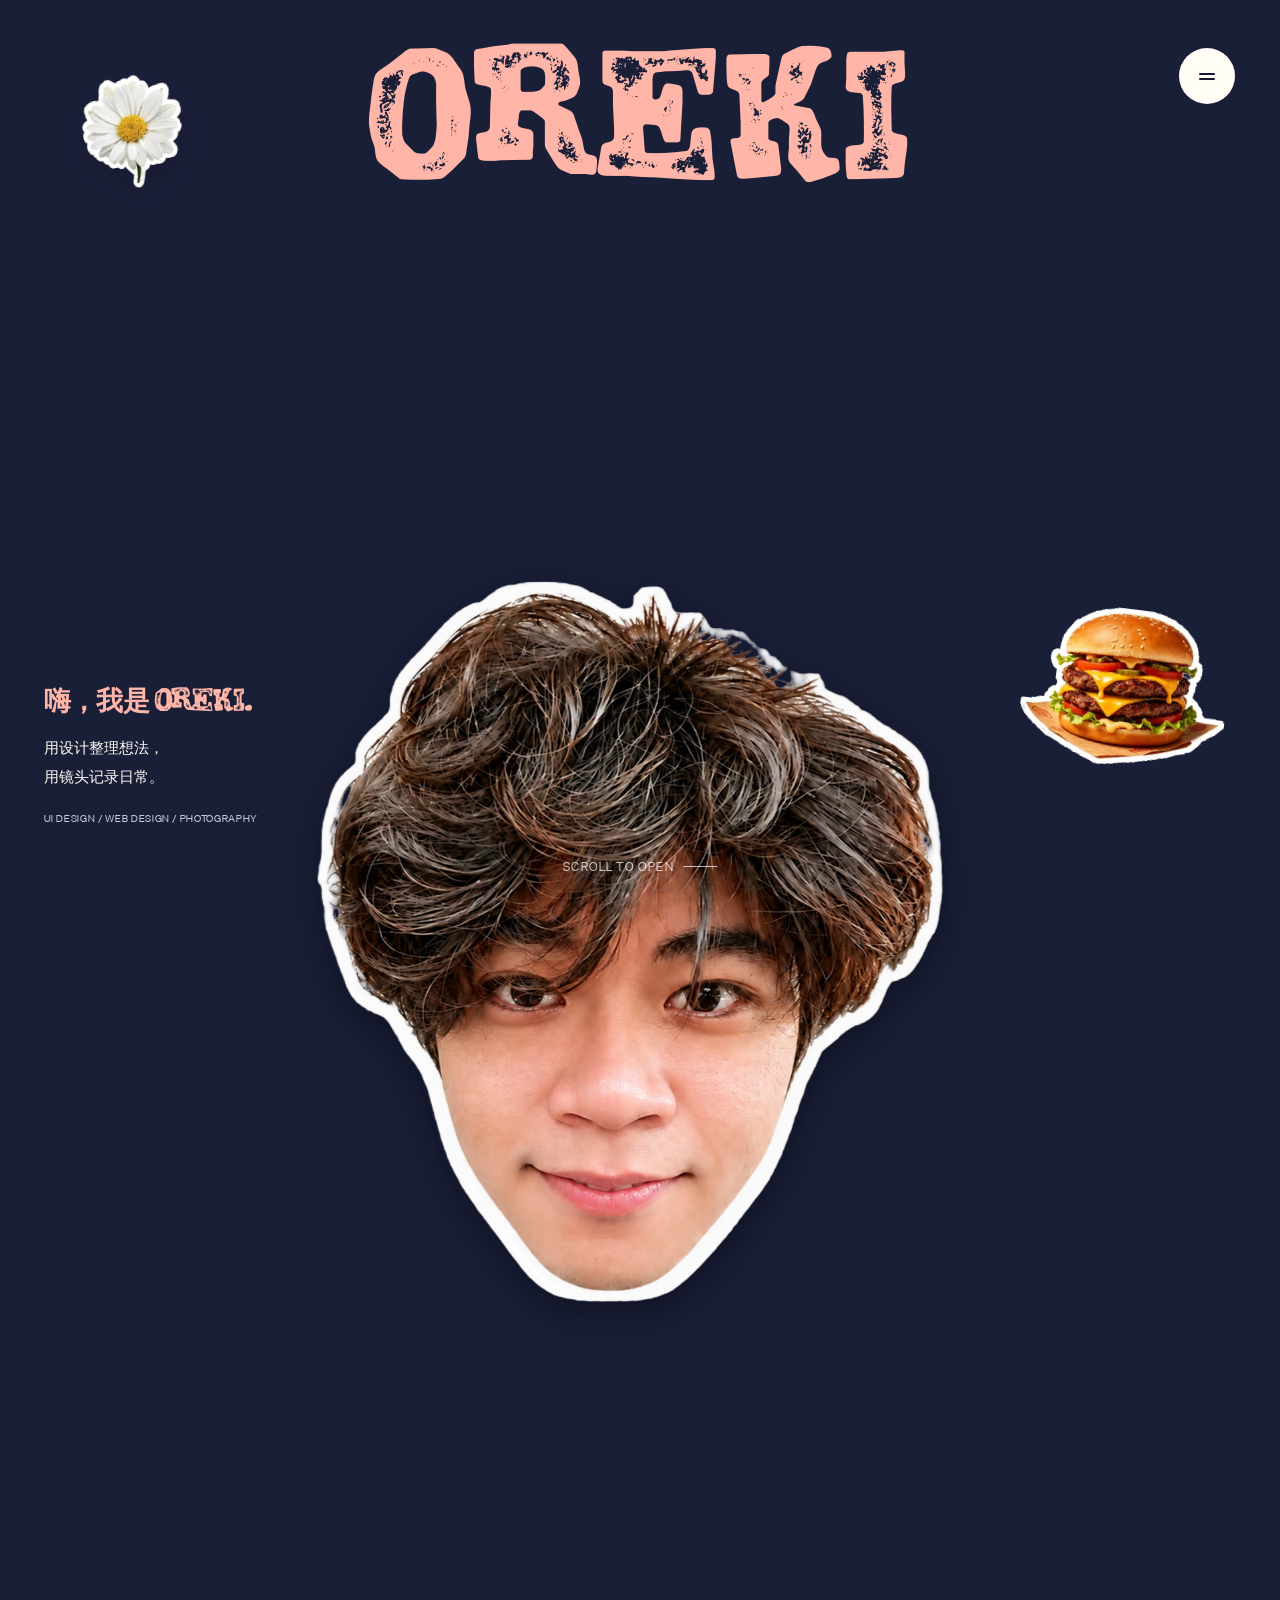
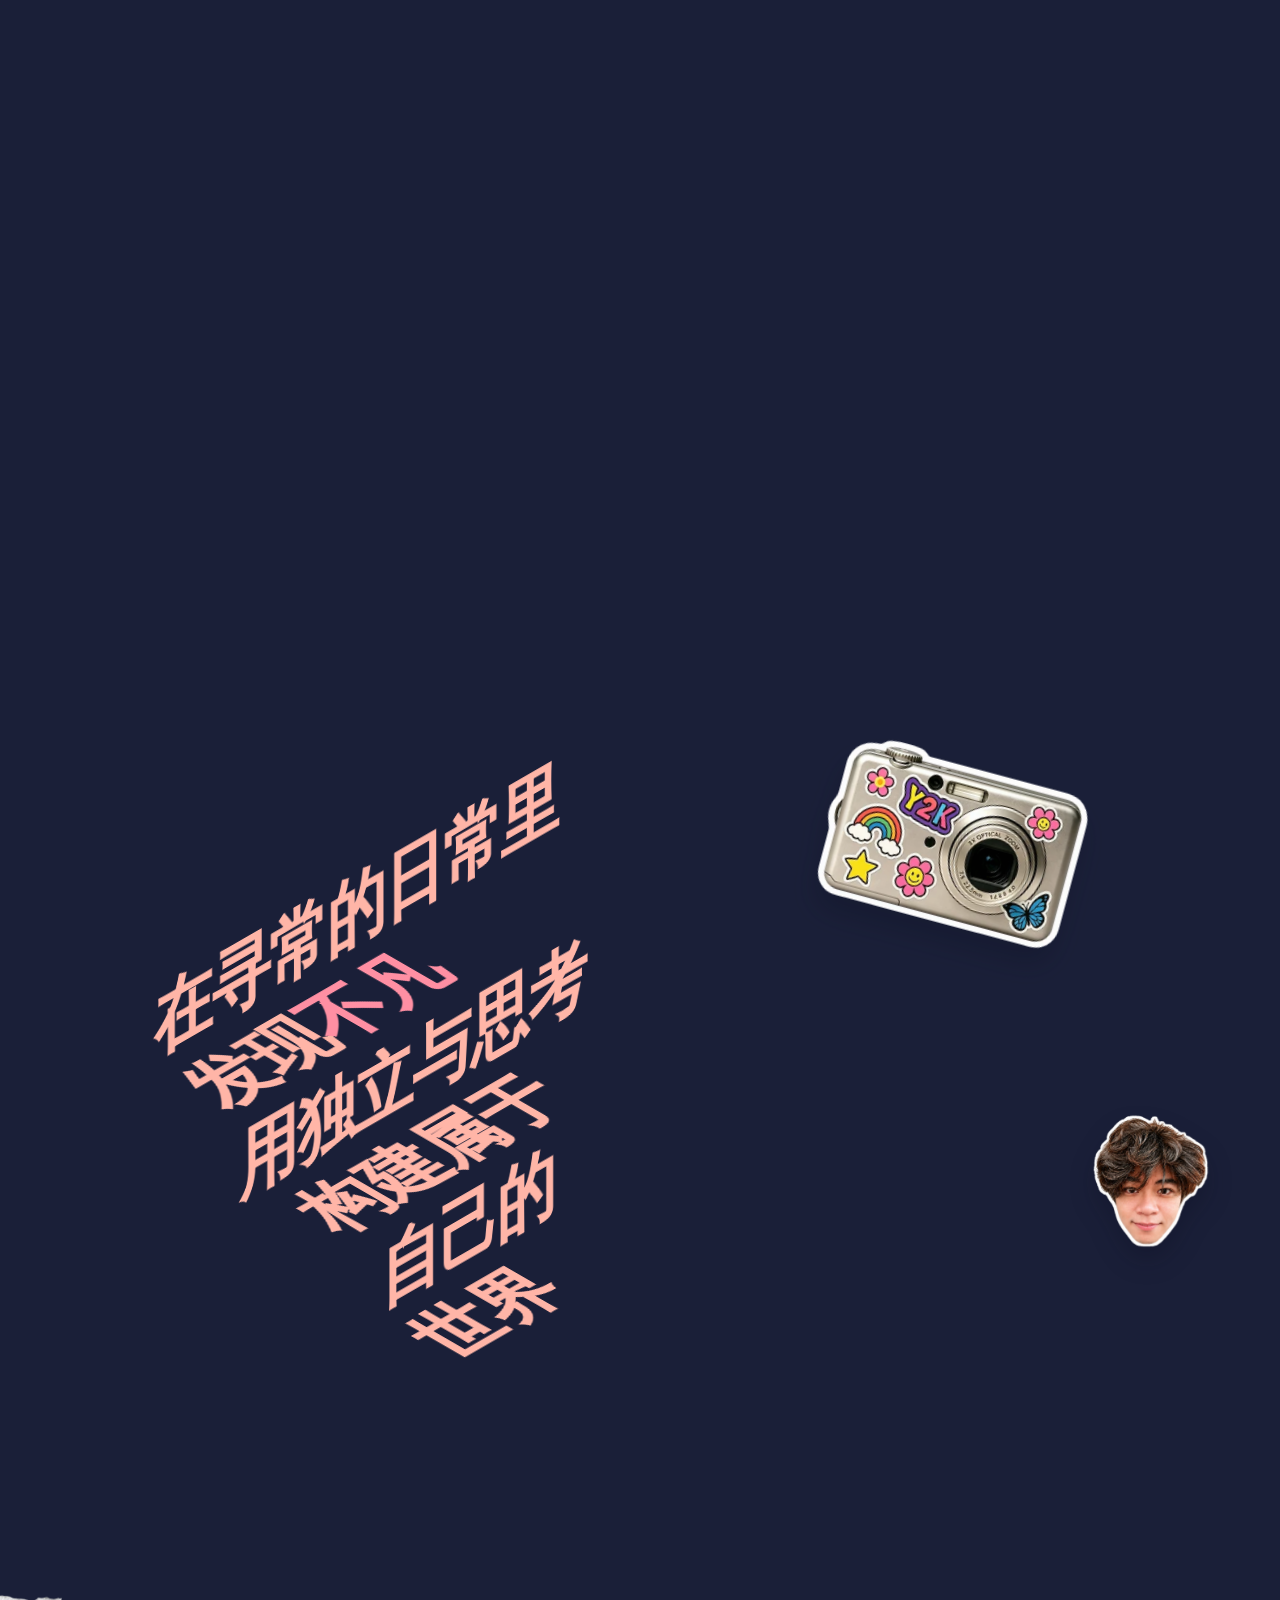
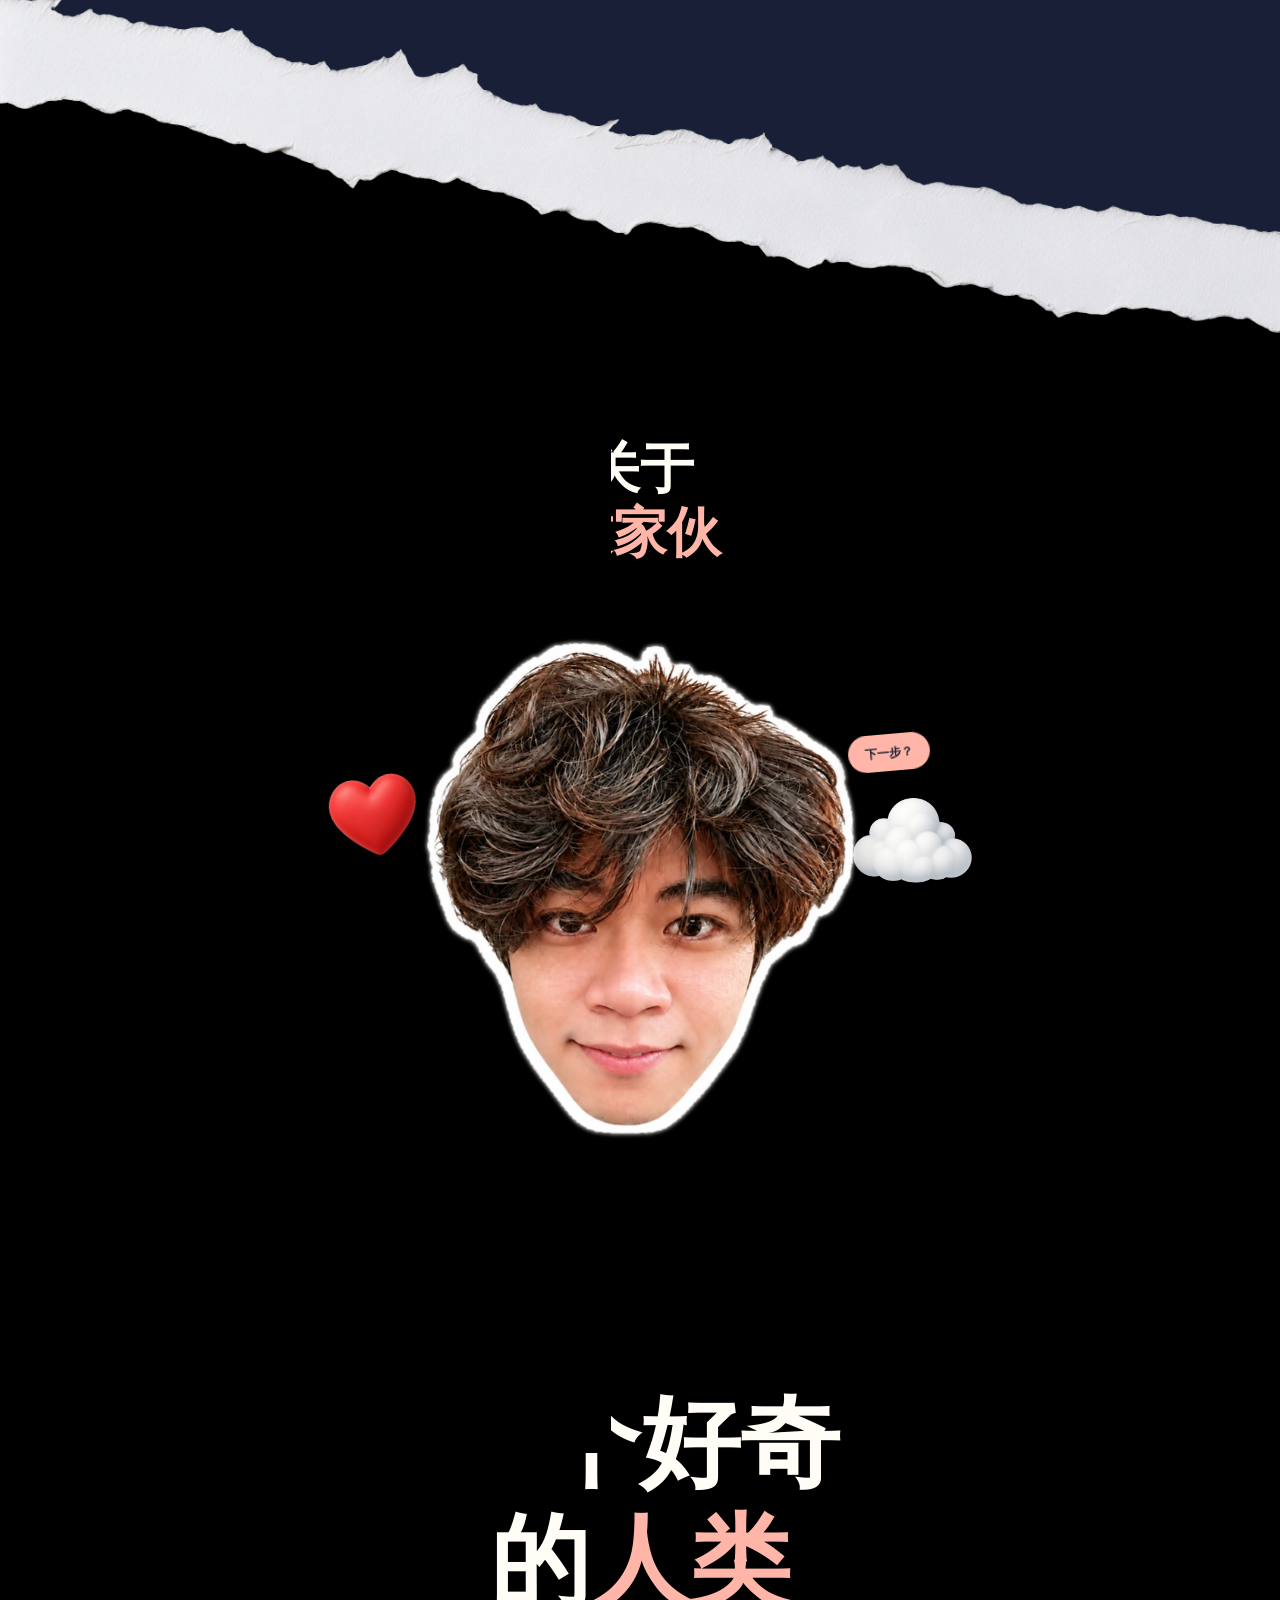
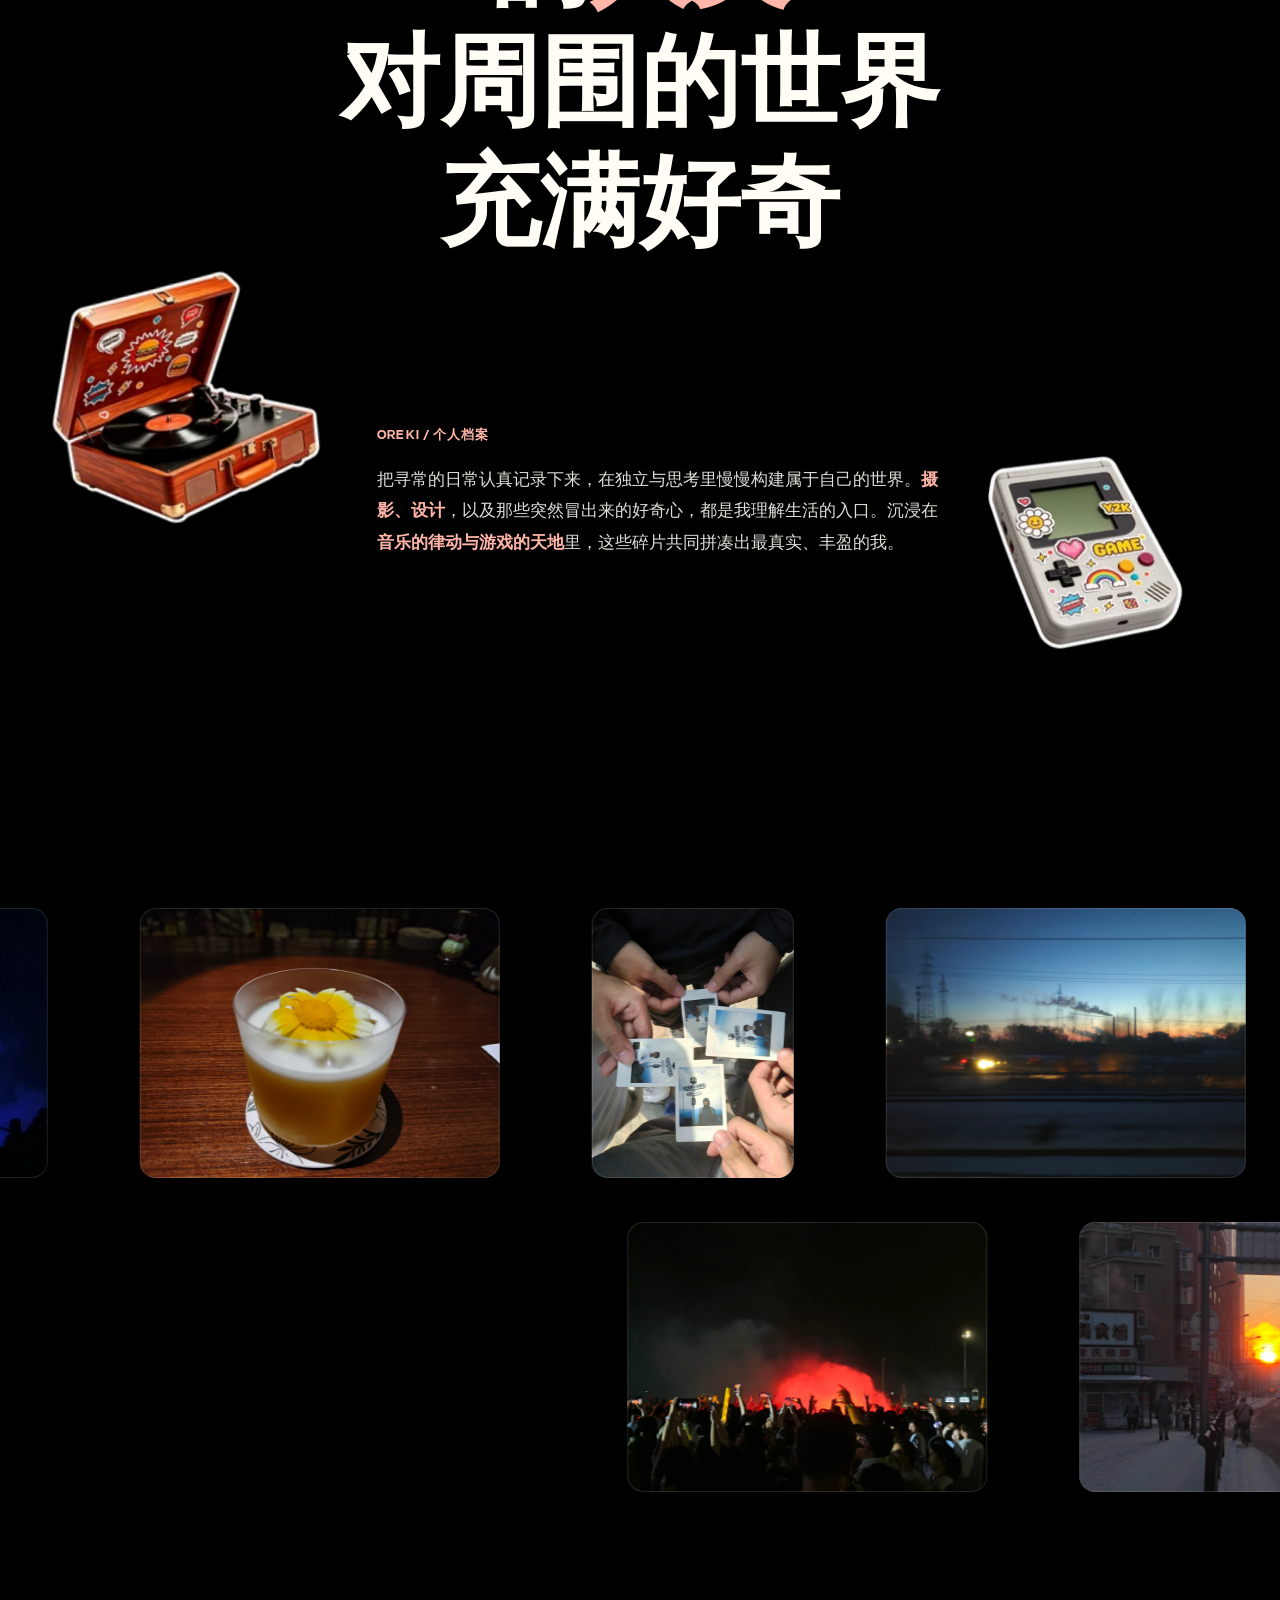
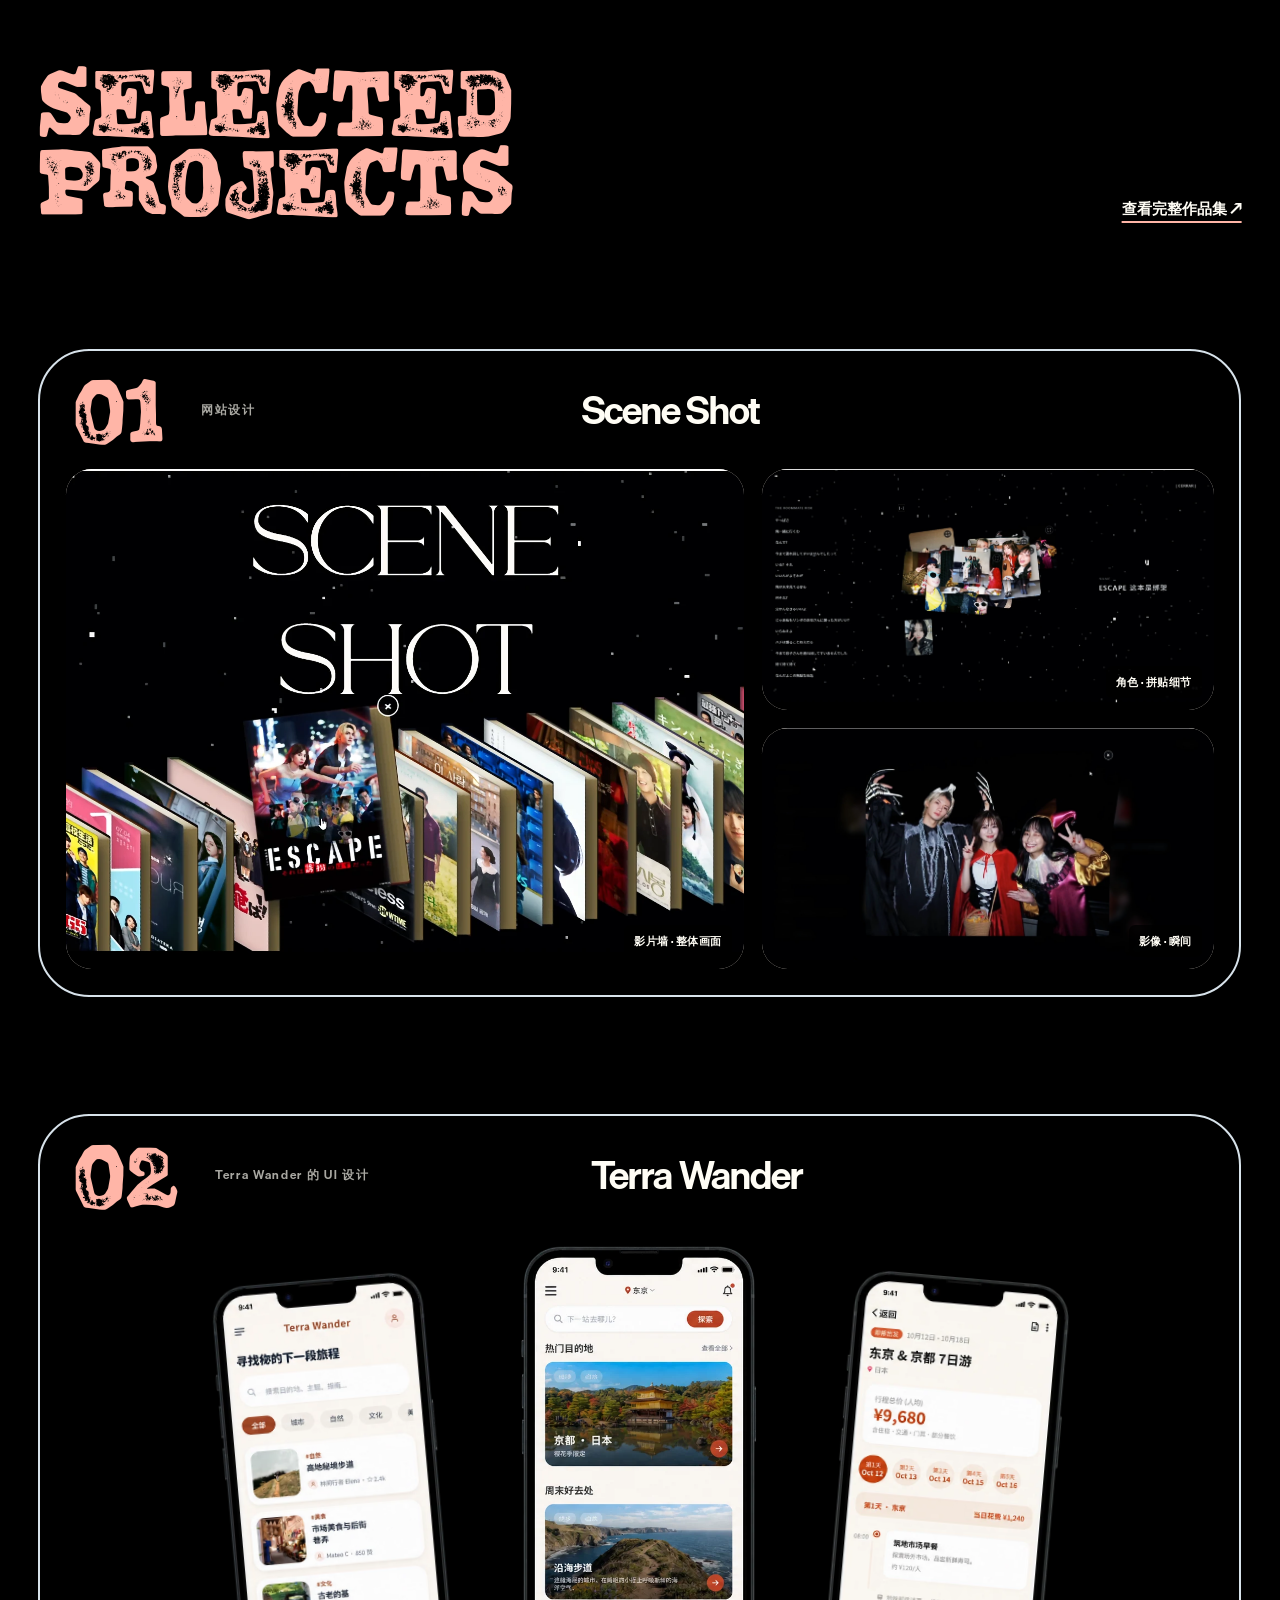
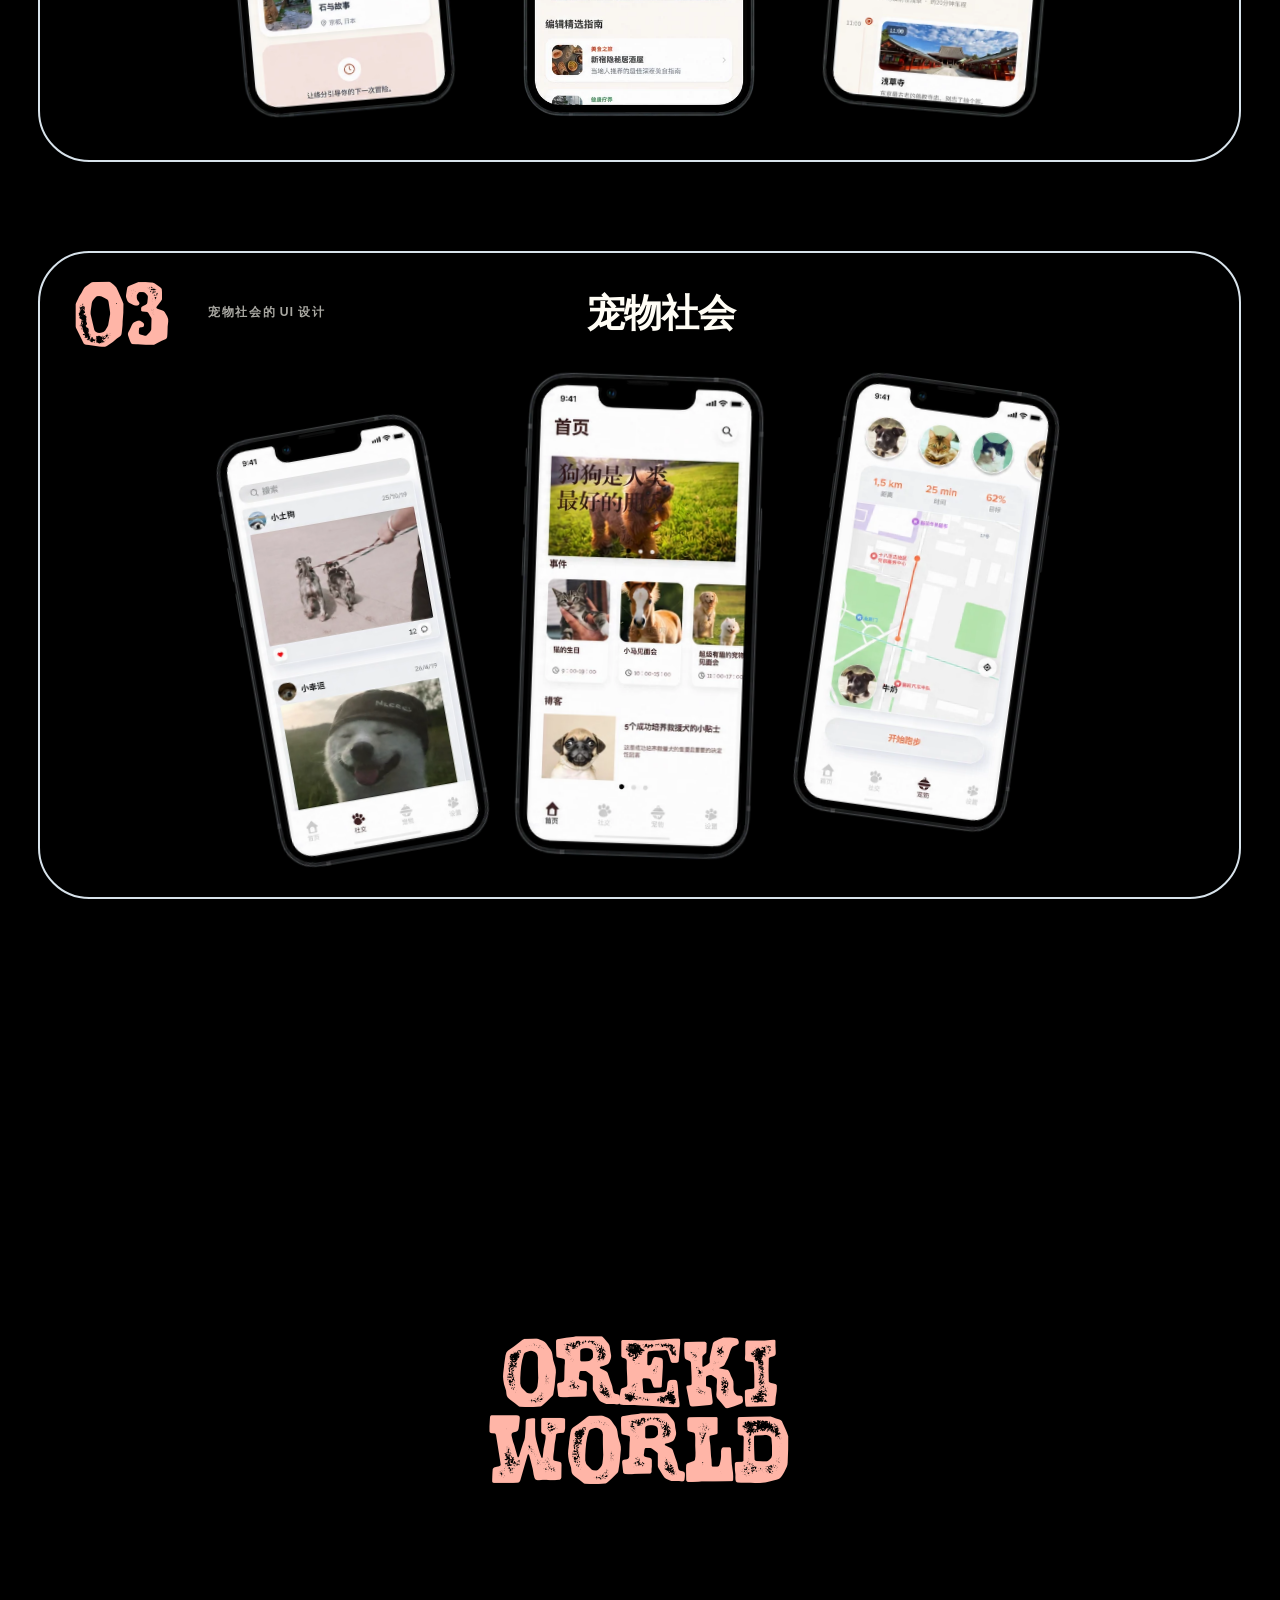
<file: index.html>
<!doctype html>
<html lang="en">
<head>
  <meta charset="utf-8">
  <meta name="viewport" content="width=device-width, initial-scale=1">
  <meta name="theme-color" content="#1a1f38">
  <meta name="description" content="OREKI 的个人作品集，展示 UI、UX、视觉与产品设计作品，以及日常照片。">
  <title>个人网站</title>

  <link rel="preload" as="image" href="assets/face-happy-fitted.webp">
  <link rel="preload" as="image" href="assets/face-lively-fitted.webp">
  <link rel="preload" as="image" href="assets/face-surprised-fitted.webp">
  <link rel="preload" as="image" href="assets/face-angry-fitted.webp">

  <!--
    IMAGE CHECKLIST
    Place these files beside this HTML in an /assets folder:
    assets/face-happy-fitted.webp      aligned happy portrait (master silhouette)
    assets/face-lively-fitted.webp     aligned lively portrait
    assets/face-surprised-fitted.webp  aligned surprised portrait
    assets/face-angry-fitted.webp      aligned angry portrait
    assets/camera.webp             transparent sticker object
    assets/book.webp               transparent sticker object
  assets/cloud.webp              transparent cloud sticker object
  assets/paper-crease.webp       white folded-paper texture for hover labels
    assets/daisy.webp              transparent flower sticker object
    assets/heart.webp              transparent sticker object
    assets/wind-leaves.webp        transparent atmospheric object
    assets/latest-thumbnail.webp   lower-left card image

    All expression portraits must share the same canvas, hair, outer contour and
    sticker stroke. The master image supplies the upper head; the aligned variants
    are stacked inside the complementary lower-face crop.
  -->

  <style>
    @font-face {
      font-family: "Die Grotesk";
      src: url("assets/fonts/die-grotesk-c-bold.woff2") format("woff2");
      font-weight: 700;
      font-display: swap;
    }
    @font-face {
      font-family: "Die Grotesk";
      src: url("assets/fonts/die-grotesk-c-regular.woff2") format("woff2");
      font-weight: 400;
      font-display: swap;
    }
    @font-face {
      font-family: "Renju Display";
      src: url("assets/Renju.woff2") format("woff2");
      font-weight: 400;
      font-style: normal;
      font-display: swap;
    }

    :root {
      --night: #1a1f38;
      --night-deep: #12172d;
      --pink: #ffb5a7;
      --paper: #fffdf5;
      --ink: #151a31;
      --line: #46517b;
      --hero-w: min(60.8vw, 902.5px);
      --brain-scale: .9684;
      --avatar-ratio: 0.857142;
    }

    * { box-sizing: border-box; }
    html { scroll-behavior: auto; background: var(--night); }
    body {
      margin: 0;
      min-width: 320px;
      overflow-x: hidden;
      color: var(--paper);
      background: var(--night);
      font-family: "Die Grotesk", "Arial Narrow", Arial, sans-serif;
      -webkit-font-smoothing: antialiased;
    }
    body.menu-open { overflow: hidden; }
    button, a { font: inherit; }
    button { border: 0; }
    a { color: inherit; }
    img { display: block; max-width: 100%; }
    ::selection { color: var(--night); background: var(--pink); }
    :focus-visible { outline: 3px solid var(--pink); outline-offset: 4px; }

    .sr-only {
      position: absolute;
      width: 1px;
      height: 1px;
      padding: 0;
      margin: -1px;
      overflow: hidden;
      clip: rect(0, 0, 0, 0);
      white-space: nowrap;
      border: 0;
    }

    .page { width: 100%; overflow: clip; }
    .hero-scroll { position: relative; z-index: 1; height: 240vh; min-height: 1400px; }
    .page-continuation {
      position: relative;
      z-index: auto;
      min-height: 100svh;
      display: flex;
      flex-direction: column;
      justify-content: center;
      padding: clamp(96px, 12vh, 150px) clamp(24px, 4.7vw, 90px);
      background: transparent;
    }
    .paper-transition {
      position: relative;
      z-index: 3;
      margin-top: -1px;
      background: transparent;
      --paper-blue-gap: clamp(90px, 14vh, 190px);
      --paper-black-gap: calc(clamp(90px, 14vh, 190px) - 80px);
    }
    .paper-blue-gap {
      position: relative;
      width: 100%;
      height: var(--paper-blue-gap);
      background: var(--night);
    }
    .paper-band-zone {
      position: relative;
      width: 100%;
      background: var(--night);
    }
    .paper-black-fill {
      position: absolute;
      inset: 0;
      z-index: 1;
      background: #000;
      clip-path: polygon(0 5.9vw, 100% 23.9vw, 100% 100%, 0 100%);
    }
    .paper-bottom-layer {
      position: relative;
      z-index: 1;
      min-height: 100svh;
      padding: clamp(48px, 7vw, 110px) clamp(54px, 8vw, 120px);
      color: var(--paper);
      background: #000;
      overflow: clip;
    }
    .paper-black-gap {
      position: relative;
      width: 100%;
      height: var(--paper-black-gap);
      background: #000;
    }
    .about-story-stage {
      position: relative;
      top: -40px;
      z-index: 2;
      width: min(1240px, 100%);
      min-height: 100svh;
      margin: 0 auto;
      display: grid;
      gap: clamp(30px, 5vh, 64px);
      align-content: center;
      justify-items: center;
      text-align: center;
    }
    .about-intro h2 {
      margin: 0;
      color: var(--paper);
      font-family: "PingFang SC", "Source Han Sans CN", "Microsoft YaHei", sans-serif;
      font-size: clamp(2.2rem, 4.2vw, 4.8rem);
      font-weight: 900;
      line-height: 1.2;
      letter-spacing: 0;
    }
    .about-intro h2 span,
    .about-manifesto span { color: var(--pink); }
    .about-portrait-cluster {
      position: relative;
      width: clamp(300px, 42vw, 580px);
      height: clamp(330px, 52vw, 620px);
    }
    .about-face-stack {
      position: absolute;
      z-index: 3;
      left: calc(50% + 30px);
      bottom: 0;
      width: min(108%, 580px);
      height: 100%;
      max-height: 68vh;
      transform: translateX(-50%);
      filter: drop-shadow(0 0 2px var(--paper)) drop-shadow(0 16px 24px rgba(0, 0, 0, .22));
      will-change: transform;
    }
    .about-portrait {
      position: absolute;
      inset: 0;
      width: 100%;
      height: 100%;
      object-fit: contain;
      opacity: 0;
      pointer-events: none;
    }
    .about-portrait.is-active {
      opacity: 1;
    }
    .about-orbit {
      position: absolute;
      z-index: 2;
      object-fit: contain;
      pointer-events: none;
      will-change: transform;
    }
    .about-heart {
      left: -10%;
      top: 24%;
      width: clamp(78px, 9vw, 132px);
      transform: rotate(-10deg);
    }
    .about-cloud {
      right: calc(-13% - 10px);
      top: 25%;
      width: clamp(100px, 12vw, 172px);
      mix-blend-mode: screen;
    }
    .about-note {
      position: absolute;
      z-index: 4;
      top: 20%;
      right: calc(-2% - 10px);
      padding: 9px 17px;
      border-radius: 999px;
      background: var(--pink);
      color: var(--ink);
      font-size: clamp(.68rem, .9vw, .82rem);
      font-weight: 800;
      transform: rotate(-5deg);
      box-shadow: 0 10px 22px rgba(0, 0, 0, .18);
      will-change: transform;
    }
    .about-manifesto {
      max-width: 12ch;
      margin: 0;
      margin-top: clamp(80px, 12vh, 140px);
      color: var(--paper);
      font-family: "PingFang SC", "Source Han Sans CN", "Microsoft YaHei", sans-serif;
      font-size: clamp(3.4rem, 7.8vw, 8.6rem);
      font-weight: 900;
      line-height: 1.2;
      letter-spacing: 0;
      text-wrap: balance;
    }
    .about-hobbies {
      width: min(1180px, 100%);
      display: grid;
      grid-template-columns: minmax(180px, .78fr) minmax(420px, 1.65fr) minmax(150px, .62fr);
      grid-template-areas: "record details game";
      align-items: center;
      gap: 0;
      margin-top: clamp(20px, 4vw, 52px);
    }
    .about-hobby-image {
      --hobby-drift-y: 0px;
      --hobby-drift-angle: 0deg;
      translate: 0 var(--hobby-drift-y);
      rotate: var(--hobby-drift-angle);
      display: block;
      height: auto;
      object-fit: contain;
      filter: drop-shadow(0 16px 22px rgba(0, 0, 0, .28));
    }
    .about-record-player {
      grid-area: record;
      z-index: 1;
      justify-self: end;
      width: min(124%, 320px);
      transform: translate(-56px, -86px) rotate(-8deg);
    }
    .about-game-console {
      grid-area: game;
      z-index: 3;
      justify-self: start;
      width: min(122%, 235px);
      transform: translate(16px, 68px) rotate(10deg);
    }
    .about-details {
      grid-area: details;
      position: relative;
      z-index: 2;
      width: 100%;
      text-align: left;
    }
    .about-name {
      margin: 0 0 18px;
      color: var(--pink);
      font-size: clamp(.82rem, 1vw, 1rem);
      font-weight: 800;
      letter-spacing: .08em;
      text-transform: uppercase;
    }
    .about-copy {
      max-width: 52ch;
      margin: 0;
      color: rgba(255, 253, 245, .88);
      font-size: clamp(1.02rem, 1.35vw, 1.22rem);
      line-height: 1.82;
    }
    .about-copy-accent {
      color: var(--pink);
      font-weight: 800;
    }
    .paper-top-sheet {
      position: absolute;
      z-index: 2;
      inset: 0;
      transform: translate3d(0, 0, 0);
      backface-visibility: hidden;
      will-change: transform;
      contain: paint;
    }
    .paper-top-layer {
      position: absolute;
      z-index: 2;
      inset: 0;
      background: #1b2138;
      -webkit-mask-image: url("assets/torn-paper-mask.webp");
      mask-image: url("assets/torn-paper-mask.webp");
      -webkit-mask-size: 100% 100vh;
      mask-size: 100% 100vh;
      -webkit-mask-position: top left;
      mask-position: top left;
      -webkit-mask-repeat: no-repeat;
      mask-repeat: no-repeat;
      -webkit-mask-mode: alpha;
      mask-mode: alpha;
    }
    .torn-band {
      position: relative;
      z-index: 4;
      display: block;
      width: 100%;
      height: auto;
      pointer-events: none;
    }
    .continuation-stickers {
      position: absolute;
      z-index: 3;
      inset: 0;
      pointer-events: none;
    }
    .layered-text {
      --slice-height: clamp(72px, 6.2vw, 98px);
      --slice-shift: clamp(22px, 2.2vw, 42px);
      position: relative;
      z-index: 2;
      width: min(55vw, 1040px);
      min-height: auto;
      margin-top: 0;
      display: grid;
      place-items: center;
      color: var(--pink);
      font-family: "PingFang SC", "Source Han Sans CN", "Noto Sans CJK SC", "Microsoft YaHei", sans-serif;
      font-size: clamp(3rem, 4.6vw, 5.5rem);
      font-weight: 900;
      letter-spacing: -0.02em;
      text-transform: none;
      cursor: pointer;
      user-select: none;
      will-change: transform, opacity;
    }
    .layered-text:focus-visible {
      outline: 3px solid var(--paper);
      outline-offset: 10px;
    }
    .layered-text ul {
      width: 100%;
      margin: 0;
      padding: 0;
      display: flex;
      flex-direction: column;
      align-items: center;
      list-style: none;
    }
    .layered-text li {
      position: relative;
      height: var(--slice-height);
      overflow: hidden;
      contain: paint;
      clip-path: inset(2px 0);
      transform: translateX(calc(var(--line-x) * var(--slice-shift)));
    }
    .layered-text li:nth-child(odd) {
      transform: translateX(calc(var(--line-x) * var(--slice-shift))) skew(60deg, -30deg) scaleY(.66667);
    }
    .layered-text li:nth-child(even) {
      transform: translateX(calc(var(--line-x) * var(--slice-shift))) skew(0deg, -30deg) scaleY(1.33333);
    }
    .layered-text p {
      height: var(--slice-height);
      margin: 0;
      overflow: hidden;
      padding-inline: clamp(10px, 1vw, 18px);
      line-height: 1.05;
      white-space: nowrap;
      backface-visibility: hidden;
      transform-origin: 50% 50%;
      will-change: transform;
    }
    .layered-text .word-accent {
      color: #FF8FA3;
    }
    .marquee-section {
      position: relative;
      z-index: 4;
      overflow: hidden;
      padding: clamp(96px, 11vw, 160px) 0 40px;
      background: #000;
    }
    .marquee-viewport {
      display: grid;
      gap: 12px;
      width: 100%;
      overflow: hidden;
    }
    .marquee-track {
      display: flex;
      width: max-content;
      gap: 12px;
      transform: translate3d(0, 0, 0);
      will-change: transform;
    }
    .marquee-row:nth-child(2) .marquee-track { margin-left: calc(-420px * 2.4); }
    .marquee-set { display: flex; flex: 0 0 auto; gap: 12px; }
    .marquee-card {
      position: relative;
      height: clamp(230px, 30vh, 270px);
      width: auto;
      flex: 0 0 auto;
      overflow: hidden;
      border-radius: 16px;
      background: #333547;
      display: flex;
      align-items: center;
      justify-content: center;
    }
    .marquee-card img {
      width: auto;
      height: 100%;
      max-width: none;
      object-fit: contain;
      display: block;
    }
    .marquee-card.is-contain img { object-fit: contain; padding: 0; }
    .marquee-card::after {
      position: absolute;
      inset: 0;
      content: "";
      box-shadow: inset 0 0 0 1px rgba(255, 253, 245, .12);
      border-radius: inherit;
      pointer-events: none;
    }
    .projects-stack {
      --stack-top: clamp(96px, 8.5vw, 128px);
      --project-gutter: clamp(16px, 3vw, 48px);
      position: relative;
      z-index: 5;
      min-height: 390vh;
      padding: clamp(88px, 9vw, 140px) var(--project-gutter) 0;
      border-radius: 0;
      background: #000;
      color: var(--paper);
    }
    .projects-intro {
      display: flex;
      align-items: flex-end;
      justify-content: space-between;
      flex-wrap: wrap;
      gap: 28px;
      margin-bottom: clamp(72px, 10vw, 140px);
    }
    .projects-heading {
      max-width: 11ch;
      margin: 0;
      color: var(--pink);
      font-family: "Renju Display", Georgia, serif;
      font-size: clamp(3.5rem, 8vw, 6rem);
      font-weight: 400;
      line-height: .82;
      letter-spacing: .01em;
    }
    .projects-portfolio-link {
      color: var(--paper);
      font-size: clamp(.9rem, 1.2vw, 1.05rem);
      font-weight: 800;
      text-decoration-color: var(--pink);
      text-decoration-thickness: 2px;
      text-underline-offset: 7px;
      transition: color 200ms ease;
    }
    .projects-portfolio-link:hover { color: var(--pink); }
    .projects-portfolio-link:focus-visible { outline: 3px solid var(--pink); outline-offset: 7px; }
    .project-shell {
      position: sticky;
      z-index: calc(10 + var(--card-index));
      top: calc(var(--stack-top) + var(--card-index) * 28px);
      height: calc(85vh - var(--card-index) * 28px);
      min-height: 680px;
    }
    .project-card {
      position: relative;
      display: grid;
      grid-template-rows: auto minmax(0, 1fr);
      width: 100%;
      height: min(72vh, 760px);
      min-height: 610px;
      padding: clamp(16px, 2vw, 32px);
      overflow: hidden;
      border: 2px solid #d7e2ea;
      border-radius: clamp(40px, 4vw, 60px);
      background: #000;
      transform: scale(1);
      transform-origin: 50% 0;
      will-change: transform;
    }
    .project-card-header {
      display: grid;
      grid-template-columns: auto minmax(120px, .55fr) minmax(240px, 1fr);
      align-items: center;
      gap: clamp(18px, 3vw, 52px);
      min-width: 0;
      padding: 0 8px clamp(18px, 2vw, 28px);
    }
    .project-number {
      color: var(--pink);
      font-family: "Renju Display", Georgia, serif;
      font-size: clamp(3.5rem, 7vw, 6rem);
      line-height: .75;
    }
    .project-category {
      color: rgba(255, 253, 245, .66);
      font-size: .75rem;
      font-weight: 800;
      letter-spacing: .14em;
      text-transform: uppercase;
    }
    .project-name {
      min-width: 0;
      margin: 0;
      overflow-wrap: anywhere;
      font-size: clamp(1.5rem, 3vw, 3.5rem);
      font-weight: 900;
      line-height: .95;
      letter-spacing: -.025em;
    }
    .project-media {
      display: grid;
      min-height: 0;
      grid-template-columns: minmax(0, 2fr) minmax(0, 3fr);
      gap: clamp(10px, 1.4vw, 20px);
    }
    .project-media-left {
      display: grid;
      min-height: 0;
      grid-template-rows: 1fr 1fr;
      gap: clamp(10px, 1.4vw, 20px);
    }
    .project-image {
      position: relative;
      min-width: 0;
      min-height: 0;
      overflow: hidden;
      border-radius: clamp(24px, 3vw, 40px);
      background: #333547;
    }
    .project-image img { width: 100%; height: 100%; object-fit: cover; }
    .project-image.is-contain img { object-fit: contain; padding: clamp(12px, 2vw, 28px); }
    .project-scene-grid {
      display: grid;
      min-height: 0;
      grid-template-columns: minmax(0, 1.5fr) minmax(0, 1fr);
      grid-template-rows: minmax(0, 1fr) minmax(0, 1fr);
      gap: clamp(10px, 1.4vw, 20px);
    }
    .project-scene-grid .project-image { margin: 0; border-radius: clamp(18px, 2vw, 28px); background: #090909; }
    .project-scene-grid .project-image--hero { grid-row: 1 / 3; }
    .project-scene-grid .project-image img { display: block; object-position: 50% 50%; }
    .project-scene-grid .project-image--hero img { object-position: 50% 48%; }
    .project-scene-grid figcaption {
      position: absolute;
      right: 12px;
      bottom: 12px;
      padding: 7px 10px;
      border-radius: 6px;
      background: rgba(0, 0, 0, .82);
      color: var(--paper);
      font-size: clamp(.68rem, .85vw, .82rem);
      font-weight: 700;
      letter-spacing: .04em;
    }
    .project-phone-stage {
      display: grid;
      position: relative;
      min-height: 0;
      overflow: hidden;
      grid-template-columns: repeat(3, minmax(0, 1fr));
      align-items: center;
      background: #000;
    }
    .project-phone {
      position: relative;
      min-width: 0;
      width: 100%;
      height: 100%;
      margin: 0;
    }
    .project-phone img {
      position: absolute;
      top: 50%;
      left: 50%;
      display: block;
      width: auto;
      max-width: none;
      height: var(--phone-image-height, 106%);
      object-fit: contain;
      transform: translate(-50%, -50%);
      filter: drop-shadow(0 22px 28px rgba(0, 0, 0, .42));
    }
    .project-phone--discover {
      z-index: 1;
      --phone-image-height: 98%;
      transform: translate(20%, 2%) rotate(-5deg);
    }
    .project-phone--home { z-index: 3; --phone-image-height: 97%; }
    .project-phone--itinerary {
      z-index: 2;
      --phone-image-height: 98%;
      transform: translate(-20%, 2%) rotate(5deg);
    }
    .project-phone-stage--pet .project-phone--social {
      z-index: 1;
      --phone-image-height: 100%;
      transform: translate(25%, 4%) rotate(-10deg);
    }
    .project-phone-stage--pet .project-phone--home {
      z-index: 3;
      --phone-image-height: 111%;
      transform: translateY(-1%) rotate(2deg);
    }
    .project-phone-stage--pet .project-phone--map {
      z-index: 2;
      --phone-image-height: 102%;
      transform: translate(-25%, -4%) rotate(8deg);
    }
    .project-shell:nth-of-type(2n) .project-image { background: #f1eae0; }
    .project-finish {
      position: relative;
      z-index: 30;
      display: grid;
      width: calc(100% + var(--project-gutter) * 2);
      margin-inline: calc(-1 * var(--project-gutter));
      height: 100vh;
      height: 100dvh;
      place-items: center;
      background: #000;
      color: var(--pink);
      font-family: "Renju Display", Georgia, serif;
      font-size: clamp(4rem, 12vw, 6rem);
      line-height: .8;
      text-align: center;
    }
    .continuation-camera {
      position: absolute;
      z-index: 3;
      top: clamp(110px, 20vh, 205px);
      right: clamp(135px, 15vw, 290px);
      width: clamp(220px, 22vw, 360px);
      transform: rotate(15deg);
      transform-origin: 50% 50%;
      filter: drop-shadow(0 18px 14px rgba(7, 10, 26, .25));
      pointer-events: none;
      user-select: none;
      animation: continuation-camera-float 6.8s ease-in-out -2.1s infinite;
      animation-play-state: paused;
      will-change: translate;
    }
    .continuation-avatar {
      position: absolute;
      z-index: 4;
      top: clamp(350px, 61vh, 610px);
      right: clamp(28px, 4vw, 76px);
      width: clamp(118px, 11vw, 185px);
      aspect-ratio: 696 / 806;
      margin: 0;
      padding: 0;
      border: 0;
      color: inherit;
      background: transparent;
      cursor: default;
      pointer-events: none;
      filter: drop-shadow(0 14px 12px rgba(7, 10, 26, .24));
      animation: continuation-avatar-float 5.6s ease-in-out -.8s infinite;
      animation-play-state: paused;
      will-change: translate, transform;
    }
    body.continuation-float-active .continuation-camera,
    body.continuation-float-active .continuation-avatar { animation-play-state: running; }
    .continuation-expression {
      position: absolute;
      inset: 0;
      width: 100%;
      height: 100%;
      object-fit: contain;
      display: block;
      opacity: 0;
      pointer-events: none;
      transition: none;
      will-change: opacity;
    }
    .continuation-expression.is-active {
      opacity: 1;
    }
    .hero-stage {
      position: relative;
      width: 100%;
      height: 100svh;
      min-height: 620px;
      overflow: visible;
      isolation: isolate;
      background: transparent;
    }
    .wordmark {
      position: absolute;
      z-index: 1;
      top: clamp(22px, 4.5vh, 52px);
      left: 50%;
      width: calc(100vw - clamp(36px, 7vw, 86px));
      margin: 0;
      transform: translateX(-50%);
      color: var(--pink);
      font-family: "Renju Display", "Die Grotesk", sans-serif;
      font-size: clamp(4.6rem, 14.45vw, 17.4rem);
      font-weight: 400;
      line-height: 0.75;
      letter-spacing: 0.015em;
      text-align: center;
      white-space: nowrap;
      user-select: none;
      pointer-events: none;
    }
    .corner-daisy {
      position: absolute;
      z-index: 2;
      top: clamp(24px, 4.5vh, 54px);
      left: clamp(18px, 3.4vw, 64px);
      width: clamp(121px, 14vw, 218px);
      aspect-ratio: 1;
      pointer-events: none;
      will-change: transform;
    }
    .corner-daisy img {
      width: 100%;
      height: 100%;
      object-fit: contain;
      rotate: -11deg;
      filter: drop-shadow(0 12px 14px rgba(7, 10, 26, .24));
      animation: corner-daisy-float 5.8s ease-in-out -2.2s infinite;
      animation-play-state: paused;
      will-change: transform, translate, rotate;
    }
    body.brain-float-active .corner-daisy img { animation-play-state: running; }

    .home-wordmark {
      position: fixed;
      z-index: 40;
      top: clamp(30px, 4.1vw, 50px);
      left: clamp(20px, 3.5vw, 54px);
      color: var(--pink);
      font-family: "Renju Display", "Die Grotesk", sans-serif;
      font-size: clamp(1.75rem, 2.6vw, 2.85rem);
      font-weight: 400;
      line-height: .75;
      letter-spacing: .015em;
      text-decoration-line: underline;
      text-decoration-color: transparent;
      text-decoration-thickness: .06em;
      text-underline-offset: .16em;
      opacity: 0;
      visibility: hidden;
      transform: translate3d(0, -10px, 0);
      pointer-events: none;
      transition:
        opacity 260ms ease,
        visibility 260ms ease,
        transform 420ms cubic-bezier(.16, 1, .3, 1),
        text-decoration-color 180ms ease;
    }
    .home-wordmark.is-visible {
      opacity: 1;
      visibility: visible;
      transform: translate3d(0, 0, 0);
      pointer-events: auto;
    }
    .home-wordmark:is(:hover, :focus-visible) { text-decoration-color: currentColor; }

    .top-actions {
      position: fixed;
      z-index: 40;
      top: clamp(24px, 4vw, 48px);
      right: clamp(20px, 3.5vw, 54px);
      display: flex;
      align-items: center;
      gap: 12px;
    }
    .round-button {
      min-height: 56px;
      display: inline-flex;
      align-items: center;
      justify-content: center;
      text-decoration: none;
      cursor: pointer;
      transition: transform 320ms cubic-bezier(.2,.8,.2,1), background-color 220ms ease, color 220ms ease;
    }
    .round-button {
      width: 56px;
      border-radius: 50%;
      color: var(--ink);
      background: var(--paper);
    }
    .round-button:hover { transform: scale(.96); background: var(--pink); }
    .menu-glyph { position: relative; width: 18px; height: 12px; }
    .menu-glyph::before,
    .menu-glyph::after {
      content: "";
      position: absolute;
      left: 1px;
      width: 16px;
      height: 2px;
      border-radius: 2px;
      background: currentColor;
      transition: transform 300ms ease, top 300ms ease;
    }
    .menu-glyph::before { top: 3px; }
    .menu-glyph::after { top: 8px; }
    body.menu-open .menu-glyph::before { top: 6px; transform: rotate(45deg); }
    body.menu-open .menu-glyph::after { top: 6px; transform: rotate(-45deg); }

    .menu-panel {
      position: fixed;
      z-index: 35;
      inset: 0;
      display: grid;
      place-items: center;
      background: var(--pink);
      color: var(--night);
      clip-path: circle(0 at calc(100% - 84px) 72px);
      visibility: hidden;
      transition: clip-path 750ms cubic-bezier(.76,0,.24,1), visibility 0s linear 750ms;
    }
    body.menu-open .menu-panel {
      clip-path: circle(150% at calc(100% - 84px) 72px);
      visibility: visible;
      transition: clip-path 750ms cubic-bezier(.76,0,.24,1), visibility 0s;
    }
    .menu-panel nav {
      display: grid;
      justify-items: center;
      gap: clamp(6px, 1vh, 12px);
      width: min(92vw, 980px);
      text-align: center;
    }
    .menu-panel a {
      --menu-tilt: 0deg;
      display: block;
      width: max-content;
      max-width: 100%;
      transform: rotate(var(--menu-tilt)) scale(1);
      transform-origin: 50% 50%;
      text-decoration: underline;
      text-decoration-color: transparent;
      text-decoration-thickness: .06em;
      text-underline-offset: .08em;
      font-size: clamp(2.6rem, 7vw, 6rem);
      font-weight: 700;
      line-height: 1.02;
      letter-spacing: -.03em;
      transition: transform 300ms cubic-bezier(.2,.8,.2,1), text-decoration-color 220ms ease;
    }
    .menu-panel a:nth-child(1) { --menu-tilt: -4deg; }
    .menu-panel a:nth-child(2) { --menu-tilt: 0deg; }
    .menu-panel a:nth-child(3) { --menu-tilt: -5deg; }
    .menu-panel a:nth-child(4) { --menu-tilt: 3deg; }
    .menu-panel a:is(:hover, :focus-visible) {
      transform: rotate(0deg) scale(1.055);
      text-decoration-color: currentColor;
    }
.avatar-wrap {
      --tear-edge-opacity: 0;
      --head-clip: polygon(
        0 0, 100% 0, 100% 42.8%, 96% 43.1%, 91% 41.5%, 86% 44%,
        80% 42.7%, 73% 44.5%, 66% 43.4%, 58% 45.4%, 51% 44%,
        43% 45.7%, 36% 44.1%, 29% 45.4%, 22% 43.6%, 15% 44.7%,
        8% 42.5%, 3% 43.4%, 0 42.8%
      );
      /* face-bottom sits above head-top; lift its tear edge ~0.4% (~4px) so the
         two clipped layers overlap on identical image pixels, killing the 1px
         background seam that otherwise shows while the portrait is closed. */
      --face-clip: polygon(
        0 42.4%, 3% 43.0%, 8% 42.1%, 15% 44.3%, 22% 43.2%,
        29% 45.0%, 36% 43.7%, 43% 45.3%, 51% 43.6%, 58% 45.0%,
        66% 43.0%, 73% 44.1%, 80% 42.3%, 86% 43.6%, 91% 41.1%,
        96% 42.7%, 100% 42.4%, 100% 100%, 0 100%
      );
      z-index: 10;
    }
    .avatar-wrap {
      position: absolute;
      top: calc(58% + 18px);
      left: calc(50% + 34px);
      width: var(--hero-w);
      aspect-ratio: 6 / 7;
      transform: translate(-50%, -50%);
      transform-origin: 50% 50%;
      filter: drop-shadow(0 10px 20px rgba(0, 0, 0, .4));
      will-change: transform, clip-path, opacity, filter;
    }
    .head-top,
    .face-bottom {
      position: absolute;
      inset: 0;
      width: 100%;
      height: 100%;
      pointer-events: none;
      will-change: transform;
    }
    .head-top {
      z-index: 14;
    }
    /* Lower face stays above the torn backing and every brain item. */
    .face-bottom {
      z-index: 15;
      isolation: isolate;
    }
    .portrait {
      width: 100%;
      height: 100%;
      object-fit: contain;
      object-position: 50% 50%;
      user-select: none;
      -webkit-user-drag: none;
      filter: drop-shadow(0 10px 6px rgba(5, 8, 22, .1));
    }

    /*
      COMPLEMENTARY TEAR LINE
      The upper layer and all expression layers share one locked silhouette. The
      points around 43% form the same tear: head above, expression below.
      Adjust only these paired values if the forehead line in your portrait differs.
    */
    .head-top .portrait {
      position: absolute;
      inset: 0;
      z-index: 1;
      clip-path: var(--head-clip);
    }
    .head-top::after {
      content: "";
      position: absolute;
      z-index: 0;
      inset: 0;
      background: url("assets/face-happy-fitted.webp") 50% 50% / contain no-repeat;
      clip-path: var(--head-clip);
      transform: translateY(clamp(5px, .65vw, 8px));
      opacity: var(--tear-edge-opacity);
      filter: brightness(0) invert(1) drop-shadow(0 2px 1px rgba(0,0,0,.12));
      will-change: transform, opacity;
      pointer-events: none;
    }
    .face-bottom .portrait {
      position: absolute;
      inset: 0;
      clip-path: var(--face-clip);
    }
    .face-bottom::before {
      content: "";
      position: absolute;
      z-index: 0;
      inset: 0;
      background: url("assets/face-happy-fitted.webp") 50% 50% / contain no-repeat;
      clip-path: var(--face-clip);
      transform: translateY(clamp(-8px, -.65vw, -5px));
      opacity: var(--tear-edge-opacity);
      filter: brightness(0) invert(1) drop-shadow(0 -2px 1px rgba(0,0,0,.12));
      will-change: transform, opacity;
      pointer-events: none;
    }
    .expression-layer {
      z-index: 0;
      opacity: 0;
      visibility: hidden;
    }
    .expression-layer.is-active {
      z-index: 1;
      opacity: 1;
      visibility: visible;
    }

    .asset-fallback {
      position: absolute;
      inset: 6% 14% 0;
      display: none;
      border: 4px dashed rgba(255,255,255,.7);
      border-radius: 46% 46% 40% 40% / 38% 38% 58% 58%;
      place-items: center;
      color: rgba(255,255,255,.88);
      background: rgba(255,143,170,.12);
      text-align: center;
      font-size: clamp(.8rem, 1.3vw, 1rem);
      line-height: 1.25;
      padding: 30px;
    }
    .avatar-wrap.is-missing .asset-fallback { display: grid; }
    .avatar-wrap.is-missing .head-top,
    .avatar-wrap.is-missing .face-bottom { display: none; }

    .brain-items {
      position: absolute;
      z-index: 13;
      inset: 4% 4% 45%;
      transform: translateX(-28px) scale(var(--brain-scale));
      transform-origin: 50% 100%;
      pointer-events: none;
    }
    .brain-item {
      position: absolute;
      transform-origin: 50% 90%;
      will-change: transform, opacity;
      filter: drop-shadow(0 18px 12px rgba(7, 10, 26, .23));
    }
    .brain-item img { width: 100%; height: 100%; object-fit: contain; }
    .brain-item > img,
    .brain-item > .object-fallback {
      --float-duration: 7.2s;
      --float-delay: -1.4s;
      animation: brain-float-a var(--float-duration) ease-in-out var(--float-delay) infinite alternate;
      animation-play-state: paused;
      will-change: translate;
    }
    body.brain-float-active .brain-item > img,
    body.brain-float-active .brain-item > .object-fallback { animation-play-state: running; }
    .brain-item .object-fallback {
      display: none;
      width: 100%;
      height: 100%;
      place-items: center;
      border: 4px solid var(--paper);
      background: var(--pink);
      color: var(--night);
      font-weight: 700;
      text-transform: uppercase;
      letter-spacing: .03em;
      box-shadow: 0 10px 22px rgba(6,8,24,.22);
    }
    .brain-item.is-missing img { display: none; }
    .brain-item.is-missing .object-fallback { display: grid; }
    .item-wind { z-index: 0; width: 26.25%; height: 34.65%; left: -.5%; bottom: calc(-4% + 5px); rotate: -8deg; }
    .item-wind > img, .item-wind > .object-fallback { --float-duration: 7.2s; --float-delay: -1.4s; animation-name: brain-float-a; }
    .item-wind .object-fallback { border-radius: 16px; background: #dceaf0; color: #1a1f38; }
    .item-camera {
      width: 33.6%;
      height: 37.8%;
      left: 15%;
      bottom: -5%;
      padding: 0;
      border: 0;
      background: transparent;
      color: inherit;
      font: inherit;
      appearance: none;
      rotate: -12deg;
    }
    .item-camera > img, .item-camera > .object-fallback { --float-duration: 6.6s; --float-delay: -3.2s; animation-name: brain-float-b; }
    .item-camera .object-fallback { border-radius: 16px; }
    .item-book { z-index: 3; width: 38%; height: 48%; left: 34%; bottom: -6%; rotate: -5deg; }
    .item-book > img, .item-book > .object-fallback { --float-duration: 8.1s; --float-delay: -2.1s; animation-name: brain-float-c; }
    .item-book img { transform: scale(1.28); }
    .item-book .object-fallback { border-radius: 16px; background: #f5dfbd; color: var(--night); }
    .item-camera,
    .item-book {
      pointer-events: auto;
      cursor: pointer;
      padding: 0;
      border: 0;
      background: transparent;
      color: inherit;
      font: inherit;
      appearance: none;
    }
    .item-book {
      color: inherit;
      text-decoration: none;
    }
    .item-camera:focus-visible,
    .item-book:focus-visible {
      outline: 3px solid var(--pink);
      outline-offset: 6px;
      border-radius: 16px;
    }
    .item-cloud { z-index: 0; width: 44%; height: 55%; right: -1%; bottom: calc(-6% - 5px); rotate: 3deg; }
    .item-cloud > img, .item-cloud > .object-fallback { --float-duration: 9.2s; --float-delay: -5.1s; animation-name: brain-float-b; }
    .item-cloud .object-fallback { border-radius: 50%; background: #eef2f4; color: var(--night); }
    .item-daisy { z-index: 4; width: 30%; height: 45%; right: 18%; bottom: -7%; rotate: 5deg; }
    .item-daisy > img, .item-daisy > .object-fallback { --float-duration: 7.5s; --float-delay: -4.3s; animation-name: brain-float-c; }
    .item-daisy .object-fallback { border-radius: 16px; background: #f4e78e; color: var(--night); }
    .item-heart { z-index: 1; width: 23%; height: 31%; right: 13%; bottom: -5%; rotate: 8deg; }
    .item-heart > img, .item-heart > .object-fallback { --float-duration: 6.9s; --float-delay: -2.8s; animation-name: brain-float-a; }
    .item-heart .object-fallback { border-radius: 50%; background: #ff454d; color: white; }
    .brain-tooltip {
      position: fixed;
      z-index: 80;
      left: 0;
      top: 0;
      width: max-content;
      max-width: min(260px, calc(100vw - 24px));
      padding: 14px 19px 15px;
      color: var(--night);
      background: var(--paper) url("assets/paper-crease.webp") 50% 50% / cover no-repeat;
      clip-path: polygon(
        0 13%, 4% 5%, 11% 8%, 18% 2%, 27% 6%, 36% 1%, 45% 5%,
        55% 0, 65% 4%, 75% 1%, 84% 6%, 93% 3%, 100% 11%,
        98% 26%, 100% 41%, 98% 57%, 100% 73%, 96% 88%, 88% 96%,
        78% 92%, 68% 99%, 58% 94%, 48% 100%, 38% 95%, 28% 99%,
        18% 93%, 8% 97%, 1% 88%, 3% 73%, 0 58%, 2% 43%, 0 28%
      );
      filter:
        drop-shadow(0 0 1px rgba(255, 255, 255, 1))
        drop-shadow(0 0 3px rgba(255, 255, 255, .98))
        drop-shadow(0 12px 14px rgba(6, 8, 24, .2));
      opacity: 0;
      visibility: hidden;
      pointer-events: none;
      will-change: transform, opacity;
    }
    .brain-tooltip strong {
      display: block;
      margin-bottom: 3px;
      color: var(--night);
      font-size: .82rem;
      line-height: 1;
      letter-spacing: .04em;
      text-transform: uppercase;
    }
    .brain-tooltip span {
      display: block;
      color: #4a4f62;
      font-size: .72rem;
      line-height: 1.25;
    }
    .hero-intro {
      position:absolute;z-index:25;
      left:clamp(24px,3.4vw,54px);bottom:clamp(48px,8vh,88px);
      width:310px;max-width:30vw;text-align:left;
    }
    .hero-intro h2{margin:0 0 16px;color:var(--pink);font-size:clamp(23px,2.1vw,32px);line-height:1.3;letter-spacing:-.02em}
    .hero-intro h2 strong{font:1.2em/1 "Renju Display",sans-serif}
    .hero-intro p{margin:0;color:var(--paper);font-size:15px;line-height:1.9}
    .hero-intro .intro-disciplines{margin-top:19px;font-size:10px;line-height:1.8;letter-spacing:.065em;color:#c6cbdc}
    @media(max-width:900px){.hero-intro{left:24px;bottom:40px;width:260px;max-width:36vw}.hero-intro p{font-size:13px}}
    @media(max-width:620px){.hero-intro{left:20px;bottom:28px;width:230px;max-width:calc(100% - 80px)}.hero-intro h2{font-size:24px;margin-bottom:10px}.hero-intro p{font-size:12px;line-height:1.8}.hero-intro .intro-disciplines{font-size:8px;letter-spacing:.02em;margin-top:12px}}

    .hero-burger{position:absolute;z-index:24;right:clamp(30px,4.4vw,70px);bottom:132px;width:clamp(150px,16vw,245px);aspect-ratio:353/272;overflow:visible;transform:rotate(7deg);pointer-events:none}
    .hero-burger-art{position:relative;width:100%;height:100%;aspect-ratio:353/272;overflow:hidden}
    .hero-burger img{position:absolute;display:block;width:200.84986%;max-width:none;height:auto;left:-49.57507%;top:-94.85294%}
    @media(max-width:900px){.hero-burger{width:150px;right:22px;bottom:116px}}
    @media(max-width:620px){.hero-burger{width:94px;right:17px;bottom:93px}}
    .socials {
      position: absolute;
      z-index: 25;
      right: clamp(20px, 3.4vw, 54px);
      bottom: clamp(26px, 4vh, 44px);
      display: flex;
      gap: 10px;
    }
    .social-link {
      width: clamp(44px, 4.2vw, 54px);
      aspect-ratio: 1;
      display: grid;
      place-items: center;
      border: 1px solid var(--line);
      border-radius: 50%;
      color: var(--paper);
      transition: transform 280ms cubic-bezier(.2,.8,.2,1), border-color 220ms ease, background-color 220ms ease, color 220ms ease;
    }
    .social-link:hover { transform: translateY(-5px) rotate(-4deg); border-color: var(--pink); color: var(--night); background: var(--pink); }
    .social-link svg { width: 20px; height: 20px; fill: currentColor; }

    .scroll-cue {
      position: absolute;
      z-index: 22;
      left: 50%;
      bottom: 24px;
      display: flex;
      align-items: center;
      gap: 9px;
      transform: translateX(-50%);
      color: rgba(255,255,255,.72);
      font-size: .74rem;
      letter-spacing: .1em;
      text-transform: uppercase;
      pointer-events: none;
    }
    .scroll-cue::after {
      content: "";
      width: 34px;
      height: 1px;
      background: currentColor;
      transform-origin: left;
      animation: cue 1.8s ease-in-out infinite;
    }
    @keyframes brain-float-a {
      0% { translate: -2px 2px; }
      50% { translate: 3px -3px; }
      100% { translate: -1px 4px; }
    }
    @keyframes brain-float-b {
      0% { translate: 3px -1px; }
      50% { translate: -3px 3px; }
      100% { translate: 2px -4px; }
    }
    @keyframes brain-float-c {
      0% { translate: -3px -2px; }
      50% { translate: 2px 4px; }
      100% { translate: 4px 0; }
    }
    @keyframes corner-daisy-float {
      0%, 100% { translate: -1px 2px; rotate: -11deg; }
      18% { translate: 2px -3px; rotate: -10.4deg; }
      37% { translate: -3px -1px; rotate: -11.7deg; }
      54% { translate: 1px 3px; rotate: -10.7deg; }
      73% { translate: 3px -2px; rotate: -11.4deg; }
      88% { translate: -2px 1px; rotate: -10.8deg; }
    }
    @keyframes continuation-camera-float {
      0%, 100% { translate: 0 2px; }
      21% { translate: -9px -7px; }
      46% { translate: 7px -11px; }
      68% { translate: 12px 5px; }
      84% { translate: -6px 9px; }
    }
    @keyframes continuation-avatar-float {
      0%, 100% { translate: 2px 0; }
      19% { translate: 10px -9px; }
      43% { translate: -7px -13px; }
      66% { translate: -12px 5px; }
      86% { translate: 5px 9px; }
    }
    @keyframes cue { 0%,100% { transform: scaleX(.35); opacity: .45; } 50% { transform: scaleX(1); opacity: 1; } }

    @media (max-width: 900px) {
      :root { --hero-w: min(116.85vw, 817px); --brain-scale: .8947; }
      .hero-scroll { min-height: 1320px; }
      .wordmark { top: 86px; width: calc(100vw - 24px); font-size: clamp(4rem, 18.2vw, 9rem); }
      .corner-daisy { top: 62px; left: 12px; width: clamp(100px, 19.3vw, 144px); }
      .home-wordmark { top: 34px; left: 18px; font-size: clamp(1.55rem, 5.4vw, 2.2rem); }
      .continuation-camera { right: 5vw; width: clamp(190px, 29vw, 275px); }
      .continuation-avatar { right: 3vw; width: clamp(112px, 16vw, 150px); }
      .avatar-wrap { top: calc(50% + 18px); }
      .top-actions { top: 20px; right: 18px; }
      .round-button { width: 50px; min-height: 50px; }

      .socials { right: 14px; bottom: 22px; gap: 6px; }
      .social-link { width: 43px; }
      .scroll-cue { display: none; }
    }

    @media (max-width: 620px) {
      :root { --hero-w: min(148.2vw, 689.7px); --brain-scale: .8947; }
      .hero-stage { min-height: 620px; }
      .page-continuation { padding: 96px 16px; }
      .layered-text {
        --slice-height: clamp(44px, 12vw, 58px);
        --slice-shift: clamp(12px, 4vw, 20px);
        width: 100%;
        min-height: auto;
        margin-top: 0;
        font-size: clamp(1.9rem, 9vw, 3rem);
      }
      .continuation-camera {
        top: 9vh;
        right: 8px;
        width: clamp(128px, 36vw, 168px);
        transform: rotate(15deg);
      }
      .continuation-avatar {
        top: 31vh;
        right: 10px;
        width: clamp(92px, 24vw, 116px);
      }
      .wordmark { top: 92px; font-size: 20.5vw; }
      .corner-daisy { top: 72px; left: 8px; width: clamp(80px, 23.4vw, 113px); }




      .socials { right: 10px; bottom: 16px; display: flex; }
      .social-link { width: 40px; }
      .brain-items { inset-inline: 1%; }
      .marquee-section { padding-top: 96px; }
      .marquee-card { width: auto; height: 190px; }
      .marquee-card img { height: 100%; width: auto; }
      .marquee-row:nth-child(2) .marquee-track { margin-left: -360px; }
      .projects-stack { --stack-top: 76px; --project-gutter: 10px; border-radius: 0; }
      .projects-intro { margin-inline: 10px; margin-bottom: 72px; }
      .project-shell {
        top: calc(var(--stack-top) + var(--card-index) * 18px);
        height: calc(88vh - var(--card-index) * 18px);
        min-height: 560px;
      }
      .project-card {
        height: calc(100svh - 96px - var(--card-index) * 18px);
        min-height: 560px;
        padding: 12px;
        border-radius: 40px;
      }
      .project-card-header {
        grid-template-columns: auto 1fr;
        gap: 12px;
        padding: 4px 4px 14px;
      }
      .project-category { display: none; }
      .project-number { font-size: 2.8rem; }
      .project-name { font-size: clamp(1.15rem, 5vw, 1.65rem); }
      .project-media { gap: 8px; }
      .project-media-left { gap: 8px; }
      .project-image { border-radius: 24px; }
      .project-scene-grid {
        grid-template-columns: minmax(0, 1fr) minmax(0, 1fr);
        grid-template-rows: minmax(0, 1.18fr) minmax(0, .82fr);
        gap: 8px;
      }
      .project-scene-grid .project-image--hero { grid-column: 1 / 3; grid-row: 1; }
      .project-scene-grid .project-image--hero img { object-fit: contain; }
      .project-scene-grid figcaption { right: 8px; bottom: 8px; padding: 5px 7px; font-size: .62rem; }
      .project-phone--discover { --phone-image-height: 83%; transform: translate(12%, 6%) rotate(-7deg); }
      .project-phone--home { --phone-image-height: 95%; }
      .project-phone--itinerary { --phone-image-height: 83%; transform: translate(-12%, 6%) rotate(7deg); }
      .project-phone-stage--pet .project-phone--social { --phone-image-height: 78%; transform: translate(12%, 8%) rotate(-10deg); }
      .project-phone-stage--pet .project-phone--home { --phone-image-height: 97%; transform: translateY(-1%) rotate(2deg); }
      .project-phone-stage--pet .project-phone--map { --phone-image-height: 80%; transform: translate(-12%, -8%) rotate(8deg); }
      .paper-bottom-layer { min-height: 100svh; padding: 28px 20px; }
      .about-story-stage { gap: 30px; padding-block: 64px; }
      .about-intro h2 { font-size: clamp(2.4rem, 11vw, 4rem); }
      .about-portrait-cluster { width: min(88vw, 420px); height: min(112vw, 480px); }
      .about-heart { left: 0; top: 20%; width: 72px; }
      .about-cloud { right: calc(-2% - 10px); top: 24%; width: 96px; }
      .about-note { top: 18%; right: calc(2% - 10px); padding: 7px 12px; }
      .about-manifesto { max-width: none; margin-top: 50px; font-size: clamp(2.9rem, 11.8vw, 5rem); }
      .about-hobbies {
        grid-template-columns: 1.12fr .88fr;
        grid-template-areas: "record game" "details details";
        gap: 34px 8px;
        margin-top: 22px;
      }
      .about-record-player { width: min(48vw, 205px); transform: translate(-2px, -16px) rotate(-7deg); }
      .about-game-console { width: min(39vw, 165px); transform: translate(2px, 14px) rotate(9deg); }
      .about-details { text-align: center; }
      .about-name, .about-copy { text-align: center; }
      .about-copy { max-width: 31ch; margin-inline: auto; }
      .paper-top-copy { inset: 28px 20px auto; height: 30vh; }
      .paper-top-action { margin-bottom: 0; padding: 15px 24px; }
    }

    @media (max-height: 660px) and (min-width: 800px) {
      :root { --hero-w: min(66.5vw, 752.4px); --brain-scale: .8737; }
      .wordmark { top: 28px; }
    }

    @media (min-width: 1500px) {
      :root { --brain-scale: .8737; }
    }

    @media (prefers-reduced-motion: reduce) {
      html { scroll-behavior: auto; }
      *, *::before, *::after { animation-duration: .001ms !important; animation-iteration-count: 1 !important; transition-duration: .001ms !important; }
      .hero-scroll { height: 100svh; min-height: 620px; }
      .avatar-wrap { --tear-edge-opacity: 1; }
      .head-top { transform: translateY(-12%) !important; }
      .brain-item { opacity: 1 !important; visibility: visible !important; transform: none !important; }
      .paper-bottom-layer { min-height: 100svh; }
      .scroll-cue { display: none; }
    }
  </style>
<link rel="stylesheet" href="assets/scene-transition.css">
<script src="assets/scene-transition.js" defer></script>
</head>

<body>
  <main class="page" id="home">
    <section class="hero-scroll" aria-labelledby="hero-title">
      <div class="hero-stage">
        <h1 id="hero-title" class="wordmark">OREKI</h1>
        <div class="corner-daisy" aria-hidden="true">
          <img src="assets/corner-daisy.webp" alt="" onerror="this.closest('.corner-daisy').hidden = true">
        </div>

        <div class="avatar-wrap" aria-label="Interactive torn-paper portrait">
          <div class="brain-items" aria-label="Creative interests">
            <div class="brain-item item-wind" data-depth="0.55">
              <img src="assets/wind-leaves.webp" alt="" onerror="markMissing(this)">
              <span class="object-fallback">Wind</span>
            </div>
            <a class="brain-item item-camera" data-scene-link href="design.html" data-depth="1.05" data-hover-title="照片" data-hover-copy="打开照片页面。" aria-label="打开照片页面">
              <img data-scene-origin src="assets/camera.webp" alt="" onerror="markMissing(this)">
              <span class="object-fallback">照片</span>
            </a>
            <a class="brain-item item-book" data-scene-link href="portfolio.html" data-depth="0.72" data-hover-title="设计稿" data-hover-copy="打开设计稿页面。" data-base-scale="1.28" aria-label="打开设计稿页面">
              <img data-scene-origin src="assets/book.webp" alt="" onerror="markMissing(this)">
              <span class="object-fallback">设计稿</span>
            </a>
            <div class="brain-item item-cloud" data-depth="0.68">
              <img src="assets/cloud.webp" alt="" onerror="markMissing(this)">
              <span class="object-fallback">Cloud</span>
            </div>
            <div class="brain-item item-daisy" data-depth="0.82">
              <img src="assets/daisy.webp" alt="" onerror="markMissing(this)">
              <span class="object-fallback">Daisy</span>
            </div>
            <div class="brain-item item-heart" data-depth="0.92">
              <img src="assets/heart.webp" alt="" onerror="markMissing(this)">
              <span class="object-fallback">Heart</span>
            </div>
          </div>

          <div class="head-top">
            <img class="portrait expression-layer is-active" data-expression="happy" src="assets/face-happy-fitted.webp" alt="" width="1165" height="1350" draggable="false" onerror="markPortraitMissing()">
            <img class="portrait expression-layer" data-expression="lively" src="assets/face-lively-fitted.webp" alt="" width="1165" height="1350" draggable="false" onerror="markPortraitMissing()">
            <img class="portrait expression-layer" data-expression="surprised" src="assets/face-surprised-fitted.webp" alt="" width="1165" height="1350" draggable="false" onerror="markPortraitMissing()">
            <img class="portrait expression-layer" data-expression="angry" src="assets/face-angry-fitted.webp" alt="" width="1165" height="1350" draggable="false" onerror="markPortraitMissing()">
          </div>

          <div class="face-bottom" aria-hidden="true">
            <img class="portrait expression-layer is-active" data-expression="happy" src="assets/face-happy-fitted.webp" alt="" width="1165" height="1350" draggable="false" onerror="markPortraitMissing()">
            <img class="portrait expression-layer" data-expression="lively" src="assets/face-lively-fitted.webp" alt="" width="1165" height="1350" draggable="false" onerror="markPortraitMissing()">
            <img class="portrait expression-layer" data-expression="surprised" src="assets/face-surprised-fitted.webp" alt="" width="1165" height="1350" draggable="false" onerror="markPortraitMissing()">
            <img class="portrait expression-layer" data-expression="angry" src="assets/face-angry-fitted.webp" alt="" width="1165" height="1350" draggable="false" onerror="markPortraitMissing()">
          </div>

          <div class="asset-fallback">
            <span>Place the aligned portrait set in<br><strong>assets/face-*-fitted.png</strong><br><br>Canvas size: 1165 × 1350</span>
          </div>
        </div>

        <div class="brain-tooltip" aria-hidden="true">
          <strong></strong>
          <span></span>
        </div>

        <aside class="hero-intro" aria-label="个人介绍">
          <h2>嗨，我是 <strong>OREKI.</strong></h2>
          <p>用设计整理想法，<br>用镜头记录日常。</p>
          <p class="intro-disciplines">UI DESIGN / WEB DESIGN / PHOTOGRAPHY</p>
        </aside>

        <div class="hero-burger" aria-hidden="true"><div class="hero-burger-art"><img src="assets/burger-sticker.webp" alt=""></div></div>

        

        <div class="scroll-cue" aria-hidden="true">Scroll to open</div>
      </div>
    </section>
    <section class="page-continuation" id="shows" aria-labelledby="layered-text-title">
      <div class="continuation-stickers">
        <img class="continuation-camera" src="assets/continuation-camera.webp" alt="" draggable="false">
        <div class="continuation-avatar" aria-hidden="true">
          <img class="continuation-expression is-active" src="assets/face-happy.webp" alt="" draggable="false">
          <img class="continuation-expression" src="assets/face-angry-fitted.webp" alt="" draggable="false">
          <img class="continuation-expression" src="assets/face-surprised.webp" alt="" draggable="false">
        </div>
      </div>
      <h2 id="layered-text-title" class="sr-only">在寻常的日常里发现不凡，用独立与思考构建属于自己的世界</h2>
      <div class="layered-text" tabindex="0" aria-label="悬停或聚焦以移动分层文字">
        <span class="sr-only">在寻常的日常里，发现不凡，用独立与思考，构建属于自己的世界</span>
        <ul aria-hidden="true">
          <li style="--line-x: -3"><p>&nbsp;</p><p>在寻常的日常里</p></li>
          <li style="--line-x: -2"><p>在寻常的日常里</p><p>发现<span class="word-accent">不凡</span></p></li>
          <li style="--line-x: -1"><p>发现<span class="word-accent">不凡</span></p><p>用独立与思考</p></li>
          <li style="--line-x: 0"><p>用独立与思考</p><p>构建属于</p></li>
          <li style="--line-x: 1"><p>构建属于</p><p>自己的</p></li>
          <li style="--line-x: 2"><p>自己的</p><p>世界</p></li>
          <li style="--line-x: 3"><p>世界</p><p>&nbsp;</p></li>
        </ul>
      </div>
    </section>

    <section class="paper-transition" id="paper-reveal" aria-labelledby="paper-about-title">
      <div class="paper-blue-gap" aria-hidden="true"></div>
      <div class="paper-band-zone">
        <div class="paper-black-fill" aria-hidden="true"></div>
        <img class="torn-band" src="assets/torn-band-new.webp" alt="" draggable="false">
      </div>
      <div class="paper-black-gap" aria-hidden="true"></div>
      <div class="paper-bottom-layer" id="about">
        <div class="about-story-stage">
          <div class="about-intro">
            <h2 id="paper-about-title">关于<br><span>这家伙</span></h2>
          </div>
          <div class="about-portrait-cluster" aria-hidden="true">
            <img class="about-orbit about-heart" src="assets/heart.webp" alt="" draggable="false">
            <div class="about-face-stack">
              <img class="about-portrait is-active" src="assets/face-happy.webp" alt="" draggable="false">
            </div>
            <span class="about-note">下一步？</span>
            <img class="about-orbit about-cloud" src="assets/cloud.webp" alt="" draggable="false">
          </div>
          <p class="about-manifesto">一个好奇的<span>人类</span><br>对周围的世界<br>充满好奇</p>
          <div class="about-hobbies" aria-label="音乐、游戏与个人档案">
            <img class="about-hobby-image about-record-player" src="assets/about-record-player.webp" alt="复古唱片机贴图" draggable="false">
            <div class="about-details">
              <p class="about-name">OREKI / 个人档案</p>
              <p class="about-copy">把寻常的日常认真记录下来，在独立与思考里慢慢构建属于自己的世界。<span class="about-copy-accent">摄影、设计</span>，以及那些突然冒出来的好奇心，都是我理解生活的入口。沉浸在<span class="about-copy-accent">音乐的律动与游戏的天地</span>里，这些碎片共同拼凑出最真实、丰盈的我。</p>
            </div>
            <img class="about-hobby-image about-game-console" src="assets/about-game-console.webp" alt="掌上游戏机贴图" draggable="false">
          </div>
        </div>
      </div>
    </section>

    <section class="marquee-section" id="watch" aria-labelledby="marquee-title">
      <h2 class="sr-only" id="marquee-title">双向滚动作品画廊</h2>
      <div class="marquee-viewport">
        <div class="marquee-row" data-direction="right">
          <div class="marquee-track">
            <div class="marquee-set">
              <figure class="marquee-card is-contain"><img src="assets/gallery/photo-01-1600.webp" alt="SUMMER DRIFT 漂流活动合影"></figure>
              <figure class="marquee-card is-contain"><img src="assets/gallery/photo-02-1600.webp" alt="TABLE FOR FIVE 餐桌朋友合影"></figure>
              <figure class="marquee-card is-contain"><img src="assets/gallery/photo-03-1600.webp" alt="STREET MIRROR 街头镜面自拍"></figure>
              <figure class="marquee-card is-contain"><img src="assets/gallery/photo-04-1600.webp" alt="BLUE STAGE 音乐现场蓝色舞台"></figure>
              <figure class="marquee-card is-contain"><img src="assets/gallery/photo-05-1600.webp" alt="FLOWER IN A GLASS 雏菊饮品特写"></figure>
              <figure class="marquee-card is-contain"><img src="assets/gallery/photo-06-1600.webp" alt="FOUR FRAMES 朋友手持拍立得合影"></figure>
              <figure class="marquee-card is-contain"><img src="assets/gallery/photo-07-1600.webp" alt="MOVING SUNSET 黄昏行车窗外风景"></figure>
              <figure class="marquee-card is-contain"><img src="assets/gallery/photo-08-1600.webp" alt="FIRST MEETING 心形留言布景"></figure>
            </div>
          </div>
        </div>
        <div class="marquee-row" data-direction="left">
          <div class="marquee-track">
            <div class="marquee-set">
              <figure class="marquee-card is-contain"><img src="assets/gallery/photo-09-1600.webp" alt="RED NIGHT 夜间音乐节红色烟雾"></figure>
              <figure class="marquee-card is-contain"><img src="assets/gallery/photo-10-1600.webp" alt="CITY SUNSET 城市街道日落"></figure>
              <figure class="marquee-card is-contain"><img src="assets/gallery/photo-11-1600.webp" alt="BLUE HORIZON 海湾蓝天风景"></figure>
              <figure class="marquee-card is-contain"><img src="assets/gallery/photo-12-1600.webp" alt="LATE DINNER 拉面餐食特写"></figure>
              <figure class="marquee-card is-contain"><img src="assets/gallery/photo-13-1600.webp" alt="GREY COAST 阴天下的海湾"></figure>
              <figure class="marquee-card is-contain"><img src="assets/gallery/photo-14-1600.webp" alt="MIDNIGHT SNACK 手持粽子与点赞手势"></figure>
              <figure class="marquee-card is-contain"><img src="assets/gallery/photo-15-1600.webp" alt="ROOM MEMORY 房间朋友合影"></figure>
            </div>
          </div>
        </div>
      </div>
    </section>

    <section class="projects-stack" id="books" aria-labelledby="projects-title">
      <div class="projects-intro">
        <h2 class="projects-heading" id="projects-title">SELECTED PROJECTS</h2>
        <a class="projects-portfolio-link" data-scene-link href="portfolio.html">查看完整作品集 ↗</a>
      </div>

      <div class="project-shell" style="--card-index:0">
        <article class="project-card project-card--scene">
          <header class="project-card-header">
            <span class="project-number">01</span>
            <span class="project-category">网站设计</span>
            <h3 class="project-name">Scene Shot</h3>
          </header>
          <div class="project-scene-grid" aria-label="Scene Shot 三张作品预览">
            <figure class="project-image project-image--hero">
              <img src="assets/scene-shot-overview.webp" alt="Scene Shot 影片墙与层叠的电影海报" loading="lazy">
              <figcaption>影片墙 · 整体画面</figcaption>
            </figure>
            <figure class="project-image">
              <img src="assets/scene-shot-collage.webp" alt="Scene Shot 的角色照片拼贴与文字界面" loading="lazy">
              <figcaption>角色 · 拼贴细节</figcaption>
            </figure>
            <figure class="project-image">
              <img src="assets/scene-shot-detail.webp" alt="Scene Shot 项目中三位角色的影像画面" loading="lazy">
              <figcaption>影像 · 瞬间</figcaption>
            </figure>
          </div>
        </article>
      </div>

      <div class="project-shell" style="--card-index:1">
        <article class="project-card">
          <header class="project-card-header">
            <span class="project-number">02</span>
            <span class="project-category" style="text-transform:none">Terra Wander 的 UI 设计</span>
            <h3 class="project-name">Terra Wander</h3>
          </header>
          <div class="project-phone-stage" aria-label="Terra Wander 旅行应用的三个手机界面">
            <figure class="project-phone project-phone--discover">
              <img src="assets/terra-wander-discover.webp" alt="Terra Wander 探索目的地界面" loading="lazy">
            </figure>
            <figure class="project-phone project-phone--home">
              <img src="assets/terra-wander-home.webp" alt="Terra Wander 首页推荐界面" loading="lazy">
            </figure>
            <figure class="project-phone project-phone--itinerary">
              <img src="assets/terra-wander-itinerary.webp" alt="Terra Wander 东京与京都行程界面" loading="lazy">
            </figure>
          </div>
        </article>
      </div>

      <div class="project-shell" style="--card-index:2">
        <article class="project-card">
          <header class="project-card-header">
            <span class="project-number">03</span>
            <span class="project-category">宠物社会的 UI 设计</span>
            <h3 class="project-name">宠物社会</h3>
          </header>
          <div class="project-phone-stage project-phone-stage--pet" aria-label="宠物社会应用的三个手机界面">
            <figure class="project-phone project-phone--social">
              <img src="assets/pet-social.webp" alt="宠物应用的社交动态界面" loading="lazy">
            </figure>
            <figure class="project-phone project-phone--home">
              <img src="assets/pet-home.webp" alt="宠物应用的首页界面" loading="lazy">
            </figure>
            <figure class="project-phone project-phone--map">
              <img src="assets/pet-map.webp" alt="宠物应用的散步地图界面" loading="lazy">
            </figure>
          </div>
        </article>
      </div>

      <div class="project-finish" aria-hidden="true">OREKI<br>WORLD</div>
    </section>
  </main>

  <div class="scene-transition" aria-hidden="true"></div>
  <a class="home-wordmark" href="#home" aria-label="返回首页">OREKI</a>

  <div class="top-actions">
    <button class="round-button menu-toggle" type="button" aria-label="打开菜单" aria-expanded="false" aria-controls="menu-panel">
      <span class="menu-glyph" aria-hidden="true"></span>
    </button>
  </div>

  <div class="menu-panel" id="menu-panel" aria-hidden="true">
    <nav aria-label="Main menu">
      <a href="#home">HomePage</a>
      <a href="design.html" data-scene-link>Photograph</a>
      <a href="portfolio.html" data-scene-link>Portfolio</a>
    </nav>
  </div>

  <script src="assets/vendor/gsap.min.js"></script>
  <script src="assets/vendor/ScrollTrigger.min.js"></script>
  <script>
    // Graceful local-asset fallbacks. These keep the layout inspectable before
    // you add final artwork, while the production path still uses local files.
    function markPortraitMissing() {
      document.querySelector('.avatar-wrap')?.classList.add('is-missing');
    }
    function markMissing(image) {
      image.closest('.brain-item')?.classList.add('is-missing');
    }
    function markThumbnailMissing(image) {
      image.closest('.latest-thumb')?.classList.add('is-missing');
    }

    // Inline onerror handlers can fire before this bottom script is parsed when
    // the page is opened from disk. Reconcile every failed asset once more here.
    document.querySelectorAll('.portrait').forEach((image) => {
      if (image.complete && image.naturalWidth === 0) markPortraitMissing();
    });
    document.querySelectorAll('.brain-item img').forEach((image) => {
      if (image.complete && image.naturalWidth === 0) markMissing(image);
    });
    document.querySelectorAll('.latest-thumb img').forEach((image) => {
      if (image.complete && image.naturalWidth === 0) markThumbnailMissing(image);
    });

    (() => {
      const stage = document.querySelector('.hero-stage');
      const heroScroll = document.querySelector('.hero-scroll');
      const heroWordmark = document.querySelector('.wordmark');
      const homeWordmark = document.querySelector('.home-wordmark');
      const avatar = document.querySelector('.avatar-wrap');
      const menuButton = document.querySelector('.menu-toggle');
      const menuPanel = document.querySelector('.menu-panel');
      const reduceMotion = window.matchMedia('(prefers-reduced-motion: reduce)');
      const expressionLayers = [...document.querySelectorAll('.expression-layer')];
      const expressionSets = [...expressionLayers.reduce((sets, layer) => {
        const name = layer.dataset.expression;
        if (!sets.has(name)) sets.set(name, []);
        sets.get(name).push(layer);
        return sets;
      }, new Map()).values()].filter((layers) => layers.length === 2);

      // Ambient drift uses translate separately from the scroll exit transform.
      const burgerSticker = document.querySelector('.hero-burger');
      let burgerDrift;
      let burgerPosition = '0px 0px';
      function driftBurger() {
        if (!burgerSticker || reduceMotion.matches) return;
        const next = `${(Math.random() * 16 - 8).toFixed(2)}px ${(Math.random() * 20 - 10).toFixed(2)}px`;
        const previousDrift = burgerDrift;
        burgerDrift = burgerSticker.animate(
          [{translate:burgerPosition}, {translate:next}],
          {duration:2600 + Math.random()*1400, easing:'ease-in-out', fill:'forwards'}
        );
        previousDrift?.cancel();
        burgerPosition = next;
        burgerDrift.onfinish = driftBurger;
        if(document.hidden || !document.body.classList.contains('brain-float-active')) burgerDrift.pause();
      }
      driftBurger();
      function syncBurgerDrift() {
        if(reduceMotion.matches){burgerDrift?.cancel();burgerDrift=null;burgerPosition='0px 0px';return;}
        if(!burgerDrift) driftBurger();
        if(document.body.classList.contains('brain-float-active')) burgerDrift?.play();
        else burgerDrift?.pause();
      }

      // RANDOM EXPRESSIONS
      // Each expression owns a synchronized upper-head + lower-face pair. Both
      // clipped halves jump-cut in the same frame, so no blended intermediate
      // face appears and the tear always comes from one complete portrait.
      let currentExpression = 0;
      let expressionTimer = 0;
      let avatarIsVisible = true;

      const randomExpressionDelay = () => 2200 + Math.random() * 2600;
      const scheduleExpression = () => {
        window.clearTimeout(expressionTimer);
        if (reduceMotion.matches || document.hidden || !avatarIsVisible || expressionSets.length < 2) return;
        expressionTimer = window.setTimeout(playNextExpression, randomExpressionDelay());
      };
      const playNextExpression = () => {
        const candidates = expressionSets
          .map((_, index) => index)
          .filter((index) => index !== currentExpression);
        const nextExpression = candidates[Math.floor(Math.random() * candidates.length)];
        const currentLayers = expressionSets[currentExpression];
        const nextLayers = expressionSets[nextExpression];

        nextLayers.forEach((layer) => layer.classList.add('is-active'));
        currentLayers.forEach((layer) => layer.classList.remove('is-active'));
        currentExpression = nextExpression;
        scheduleExpression();
      };

      const syncAmbientMotion = () => {
        document.body.classList.toggle(
          'brain-float-active',
          avatarIsVisible && !document.hidden && !reduceMotion.matches
        );
        syncBurgerDrift();
      };

      const expressionObserver = 'IntersectionObserver' in window
        ? new IntersectionObserver(([entry]) => {
            avatarIsVisible = entry.isIntersecting;
            syncAmbientMotion();
            scheduleExpression();
          }, { threshold: .05 })
        : null;
      expressionObserver?.observe(avatar);
      document.addEventListener('visibilitychange', () => {
        syncAmbientMotion();
        scheduleExpression();
      });
      reduceMotion.addEventListener?.('change', () => {
        syncAmbientMotion();
        scheduleExpression();
      });
      Promise.all(expressionLayers.map((image) => image.decode?.().catch(() => undefined)))
        .then(() => {
          syncAmbientMotion();
          scheduleExpression();
        });

      // SECOND-SCREEN FACE STICKER
      // Every expression stays mounted and decoded. Switching changes only
      // opacity in one synchronous DOM update, never the active image source.
      const continuationAvatar = document.querySelector('.continuation-avatar');
      const continuationExpressions = continuationAvatar
        ? [...continuationAvatar.querySelectorAll('.continuation-expression')]
        : [];
      const continuationExpressionSources = [
        'assets/face-happy.webp',
        'assets/face-angry-fitted.webp',
        'assets/face-surprised.webp'
      ];
      let continuationExpressionIndex = 0;
      let continuationExpressionTimer = 0;
      let continuationAvatarIsVisible = !('IntersectionObserver' in window);
      let continuationExpressionsReady = false;

      const setContinuationExpression = (index) => {
        continuationExpressions.forEach((image, imageIndex) => {
          image.classList.toggle('is-active', imageIndex === index);
        });
      };

      const syncContinuationMotion = () => {
        document.body.classList.toggle(
          'continuation-float-active',
          continuationAvatarIsVisible && !document.hidden && !reduceMotion.matches
        );
      };

      const scheduleContinuationExpression = () => {
        window.clearTimeout(continuationExpressionTimer);
        if (
          reduceMotion.matches ||
          document.hidden ||
          !continuationAvatarIsVisible ||
          !continuationExpressionsReady ||
          continuationExpressions.length < 2
        ) return;
        continuationExpressionTimer = window.setTimeout(
          showNextContinuationExpression,
          2400 + Math.random() * 2200
        );
      };
      const showNextContinuationExpression = () => {
        const choices = continuationExpressions
          .map((_, index) => index)
          .filter((index) => index !== continuationExpressionIndex);
        const nextIndex = choices[Math.floor(Math.random() * choices.length)];
        setContinuationExpression(nextIndex);
        continuationExpressionIndex = nextIndex;
        scheduleContinuationExpression();
      };

      const continuationExpressionObserver = continuationAvatar && 'IntersectionObserver' in window
        ? new IntersectionObserver(([entry]) => {
            continuationAvatarIsVisible = entry.isIntersecting;
            syncContinuationMotion();
            scheduleContinuationExpression();
          }, { threshold: .2 })
        : null;
      continuationExpressionObserver?.observe(continuationAvatar);
      setContinuationExpression(continuationExpressionIndex);
      document.addEventListener('visibilitychange', () => {
        syncContinuationMotion();
        scheduleContinuationExpression();
      });
      reduceMotion.addEventListener?.('change', () => {
        syncContinuationMotion();
        scheduleContinuationExpression();
      });
      const continuationExpressionPreloads = continuationExpressionSources.map((source) => {
        const preload = new Image();
        preload.decoding = 'sync';
        preload.src = source;
        return preload.decode?.().catch(() => undefined) || Promise.resolve();
      });
      Promise.all([
        ...continuationExpressionPreloads,
        ...continuationExpressions.map((image) => image.decode?.().catch(() => undefined) || Promise.resolve())
      ])
        .then(() => {
          continuationExpressionsReady = true;
          setContinuationExpression(continuationExpressionIndex);
          syncContinuationMotion();
          scheduleContinuationExpression();
        });

      // ABOUT PORTRAIT — fixed happy expression with independent ambient drift.
      const aboutFaceStack = document.querySelector('.about-face-stack');
      let aboutPortraitIsVisible = !('IntersectionObserver' in window);

      // Working menu control, including Escape and correct ARIA state.
      const setMenu = (open) => {
        document.body.classList.toggle('menu-open', open);
        menuButton.setAttribute('aria-expanded', String(open));
        menuPanel.setAttribute('aria-hidden', String(!open));
        if (open) menuPanel.querySelector('a')?.focus({ preventScroll: true });
        else menuButton.focus({ preventScroll: true });
      };
      menuButton.addEventListener('click', () => setMenu(!document.body.classList.contains('menu-open')));
      document.addEventListener('keydown', (event) => {
        if (event.key === 'Escape' && document.body.classList.contains('menu-open')) setMenu(false);
        if (event.key === 'Tab' && document.body.classList.contains('menu-open')) {
          const focusable = [...menuPanel.querySelectorAll('a'), menuButton];
          const first = focusable[0];
          const last = focusable[focusable.length - 1];
          if (event.shiftKey && document.activeElement === first) {
            event.preventDefault();
            last.focus();
          } else if (!event.shiftKey && document.activeElement === last) {
            event.preventDefault();
            first.focus();
          }
        }
      });
      menuPanel.addEventListener('click', (event) => {
        if (event.target.closest('a')) setMenu(false);
      });

      // Keep the compact home link visible everywhere after the opening hero.
      // This is independent of ScrollTrigger so it cannot disappear at the
      // document's maximum scroll position or when motion scripts are absent.
      let homeWordmarkFrame = 0;
      const syncHomeWordmark = () => {
        homeWordmarkFrame = 0;
        if (!homeWordmark || !heroWordmark || !heroScroll) return;
        const wordmarkBottom = heroWordmark.offsetTop + heroWordmark.offsetHeight;
        const revealAt = reduceMotion.matches
          ? heroScroll.offsetTop + wordmarkBottom
          : heroScroll.offsetTop + window.innerHeight * .4 + wordmarkBottom / 1.2;
        homeWordmark.classList.toggle('is-visible', window.scrollY >= revealAt);
      };
      const requestHomeWordmarkSync = () => {
        if (!homeWordmarkFrame) homeWordmarkFrame = requestAnimationFrame(syncHomeWordmark);
      };
      window.addEventListener('scroll', requestHomeWordmarkSync, { passive: true });
      window.addEventListener('resize', requestHomeWordmarkSync, { passive: true });
      reduceMotion.addEventListener?.('change', requestHomeWordmarkSync);
      requestHomeWordmarkSync();

      homeWordmark?.addEventListener('click', (event) => {
        event.preventDefault();
        window.scrollTo({
          top: 0,
          behavior: reduceMotion.matches ? 'auto' : 'smooth'
        });
      });

      // BIDIRECTIONAL MARQUEE + STICKY PROJECT STACK
      // Gallery rows move in opposite directions while successive project
      // cards compress underneath the next sticky card.
      const marqueeSection = document.querySelector('.marquee-section');
      const marqueeTracks = [...document.querySelectorAll('.marquee-track')];
      const projectsStack = document.querySelector('.projects-stack');
      const projectCards = [...document.querySelectorAll('.project-card')];
      const projectShellStarts = projectCards.map((card) => card.closest('.project-shell')?.offsetTop || 0);
      let showcaseFrame = 0;

      marqueeTracks.forEach((track) => {
        const originalSet = track.querySelector('.marquee-set');
        if (!originalSet || track.children.length > 1) return;
        for (let copy = 0; copy < 2; copy += 1) {
          const clone = originalSet.cloneNode(true);
          clone.setAttribute('aria-hidden', 'true');
          clone.querySelectorAll('img').forEach((image) => { image.alt = ''; });
          track.appendChild(clone);
        }
      });

      const syncShowcaseMotion = () => {
        showcaseFrame = 0;
        const stackBounds = projectsStack?.getBoundingClientRect();
        document.body.classList.toggle('projects-in-view', !!stackBounds && stackBounds.top < window.innerHeight && stackBounds.bottom > 0);
        if (reduceMotion.matches) {
          marqueeTracks.forEach((track) => { track.style.transform = 'translate3d(0, 0, 0)'; });
          projectCards.forEach((card) => { card.style.transform = 'scale(1)'; });
          return;
        }

        if (marqueeSection) {
          const offset = (window.scrollY - marqueeSection.offsetTop + window.innerHeight) * .3;
          marqueeTracks.forEach((track, index) => {
            const x = index === 0 ? offset - 200 : -(offset - 200);
            track.style.transform = `translate3d(${x}px, 0, 0)`;
          });
        }

        projectCards.forEach((card, index) => {
          const shell = card.closest('.project-shell');
          if (!shell) return;
          const start = (projectsStack?.offsetTop || 0) + projectShellStarts[index] - window.innerHeight * .2;
          const distance = Math.max(shell.offsetHeight * .86, 1);
          const progress = Math.max(0, Math.min(1, (window.scrollY - start) / distance));
          const shrink = (projectCards.length - 1 - index) * .03;
          card.style.transform = `scale(${1 - progress * shrink})`;
        });
      };

      const requestShowcaseSync = () => {
        if (!showcaseFrame) showcaseFrame = requestAnimationFrame(syncShowcaseMotion);
      };
      window.addEventListener('scroll', requestShowcaseSync, { passive: true });
      window.addEventListener('resize', requestShowcaseSync, { passive: true });
      reduceMotion.addEventListener?.('change', requestShowcaseSync);
      requestShowcaseSync();

      if (!window.gsap || !window.ScrollTrigger) {
        document.querySelectorAll('.brain-item').forEach(item => {
          item.style.opacity = '1';
          item.style.visibility = 'visible';
        });
        return;
      }

      gsap.registerPlugin(ScrollTrigger);
      const mm = gsap.matchMedia();

      // The about portrait and its small orbiting stickers drift on independent
      // rhythms, and pause whenever the section or browser tab is not visible.
      mm.add('(prefers-reduced-motion: no-preference)', () => {
        const aboutFloatTargets = [
          { element: aboutFaceStack, vars: { y: -12, rotation: .7, duration: 4.8 } },
          { element: document.querySelector('.about-heart'), vars: { x: 7, y: -16, rotation: -4, duration: 3.9 } },
          { element: document.querySelector('.about-cloud'), vars: { x: -8, y: 13, rotation: 2, duration: 5.2 } },
          { element: document.querySelector('.about-note'), vars: { x: 6, y: -11, rotation: 1, duration: 3.4 } }
        ].filter(({ element }) => element);
        const aboutFloatTweens = aboutFloatTargets.map(({ element, vars }) => gsap.to(element, {
          ...vars,
          repeat: -1,
          yoyo: true,
          ease: 'sine.inOut',
          paused: true
        }));
        const syncAboutFloat = () => {
          const shouldPlay = aboutPortraitIsVisible && !document.hidden;
          aboutFloatTweens.forEach((tween) => shouldPlay ? tween.play() : tween.pause());
        };
        const aboutFloatObserver = aboutFaceStack && 'IntersectionObserver' in window
            ? new IntersectionObserver(([entry]) => {
              aboutPortraitIsVisible = entry.isIntersecting;
              syncAboutFloat();
            }, { threshold: .18 })
          : null;
        aboutFloatObserver?.observe(aboutFaceStack);
        document.addEventListener('visibilitychange', syncAboutFloat);
        syncAboutFloat();

        return () => {
          aboutFloatObserver?.disconnect();
          document.removeEventListener('visibilitychange', syncAboutFloat);
        };
      });

      // Keep hobby motion independent of the portrait's visibility and responsive placement.
      mm.add('(prefers-reduced-motion: no-preference)', () => {
        const hobbies = document.querySelector('.about-hobbies');
        if (!hobbies) return;
        const hobbyTweens = [
          gsap.to('.about-record-player', {
            '--hobby-drift-y': '-22px', '--hobby-drift-angle': '2.6deg',
            duration: 4.6, repeat: -1, yoyo: true, ease: 'sine.inOut', paused: true
          }),
          gsap.to('.about-game-console', {
            '--hobby-drift-y': '20px', '--hobby-drift-angle': '-2.8deg',
            duration: 5.7, repeat: -1, yoyo: true, ease: 'sine.inOut', paused: true
          })
        ];
        let hobbiesVisible = true;
        const syncHobbyFloat = () => {
          hobbyTweens.forEach(tween => hobbiesVisible && !document.hidden ? tween.play() : tween.pause());
        };
        const observer = 'IntersectionObserver' in window ? new IntersectionObserver(([entry]) => {
          hobbiesVisible = entry.isIntersecting;
          syncHobbyFloat();
        }, { threshold: 0 }) : null;
        observer?.observe(hobbies);
        document.addEventListener('visibilitychange', syncHobbyFloat);
        syncHobbyFloat();
        return () => {
          observer?.disconnect();
          document.removeEventListener('visibilitychange', syncHobbyFloat);
        };
      });

      // LAYERED TEXT
      // Native HTML equivalent of the supplied React component. One paused
      // timeline owns every slice so hover and keyboard focus reverse cleanly.
      const layeredText = document.querySelector('.layered-text');
      const layeredParagraphs = layeredText ? [...layeredText.querySelectorAll('p')] : [];
      const getLayeredTextShift = () => {
        // offsetHeight is the untransformed layout height. A visual bounding box
        // is distorted by the parent skew/scale and would push both lines away.
        return -(layeredParagraphs[0]?.offsetHeight || 0);
      };
      const layeredTimeline = layeredText
        ? gsap.timeline({ paused: true, defaults: { ease: 'power2.out' } })
            .set(layeredParagraphs, { y: 0, yPercent: 0, transformOrigin: '50% 50%' })
            .to(layeredParagraphs, {
              // Each clipped row reveals its paired next line at exactly its
              // own height, preserving the supplied layered-text interaction.
              y: getLayeredTextShift,
              yPercent: 0,
              duration: reduceMotion.matches ? 0 : .8,
              stagger: reduceMotion.matches ? 0 : .08,
              force3D: false
            })
        : null;

      layeredText?.addEventListener('pointerenter', () => layeredTimeline?.play());
      layeredText?.addEventListener('pointerleave', () => layeredTimeline?.reverse());
      layeredText?.addEventListener('focus', () => layeredTimeline?.play());
      layeredText?.addEventListener('blur', () => layeredTimeline?.reverse());

      // CAMERA + DESIGN RESPONSES
      // Scale the artwork inside each scroll-driven item so hover feedback never
      // competes with the timeline that owns the item's outer transform.
      const tooltip = document.querySelector('.brain-tooltip');
      const tooltipTitle = tooltip.querySelector('strong');
      const tooltipCopy = tooltip.querySelector('span');
      const responseItems = [...document.querySelectorAll('.item-camera, .item-book')];
      const tooltipX = gsap.quickTo(tooltip, 'x', { duration: .16, ease: 'power3.out' });
      const tooltipY = gsap.quickTo(tooltip, 'y', { duration: .16, ease: 'power3.out' });

      const placeTooltip = (clientX, clientY) => {
        const bounds = tooltip.getBoundingClientRect();
        const x = Math.max(12, Math.min(window.innerWidth - bounds.width - 12, clientX + 18));
        const y = Math.max(12, Math.min(window.innerHeight - bounds.height - 12, clientY + 18));
        tooltipX(x);
        tooltipY(y);
      };

      const showResponse = (item, clientX, clientY) => {
        const artwork = item.classList.contains('is-missing')
          ? item.querySelector('.object-fallback')
          : item.querySelector('img');
        const baseScale = Number(item.dataset.baseScale || 1);
        tooltipTitle.textContent = item.dataset.hoverTitle;
        tooltipCopy.textContent = item.dataset.hoverCopy;
        tooltip.setAttribute('aria-hidden', 'false');
        placeTooltip(clientX, clientY);
        gsap.to(artwork, {
          scale: baseScale * 1.1,
          duration: reduceMotion.matches ? 0 : .22,
          ease: 'power3.out',
          overwrite: 'auto'
        });
        gsap.to(tooltip, {
          autoAlpha: 1,
          scale: 1,
          duration: reduceMotion.matches ? 0 : .18,
          ease: 'power3.out',
          overwrite: 'auto'
        });
      };

      const hideResponse = (item) => {
        const artwork = item.classList.contains('is-missing')
          ? item.querySelector('.object-fallback')
          : item.querySelector('img');
        gsap.to(artwork, {
          scale: Number(item.dataset.baseScale || 1),
          duration: reduceMotion.matches ? 0 : .16,
          ease: 'power2.out',
          overwrite: 'auto'
        });
        gsap.to(tooltip, {
          autoAlpha: 0,
          scale: .94,
          duration: reduceMotion.matches ? 0 : .12,
          ease: 'power2.out',
          overwrite: 'auto',
          onComplete: () => tooltip.setAttribute('aria-hidden', 'true')
        });
      };

      responseItems.forEach((item) => {
        item.addEventListener('pointerenter', (event) => showResponse(item, event.clientX, event.clientY));
        item.addEventListener('pointermove', (event) => placeTooltip(event.clientX, event.clientY));
        item.addEventListener('pointerleave', () => {
          if (document.activeElement !== item) hideResponse(item);
        });
        item.addEventListener('focus', () => {
          const bounds = item.getBoundingClientRect();
          showResponse(item, bounds.right, bounds.top + bounds.height * .35);
        });
        item.addEventListener('blur', () => hideResponse(item));
      });

      // POINTER PARALLAX
      const burgerArt = document.querySelector('.hero-burger-art');
      const burgerX = burgerArt ? gsap.quickTo(burgerArt, 'x', { duration: 1, ease: 'power3.out' }) : null;
      const burgerY = burgerArt ? gsap.quickTo(burgerArt, 'y', { duration: 1, ease: 'power3.out' }) : null;
      const cornerDaisyArt = document.querySelector('.corner-daisy img');
      const cornerDaisyX = cornerDaisyArt ? gsap.quickTo(cornerDaisyArt, 'x', { duration: 1, ease: 'power3.out' }) : null;
      const cornerDaisyY = cornerDaisyArt ? gsap.quickTo(cornerDaisyArt, 'y', { duration: 1, ease: 'power3.out' }) : null;
      const itemControllers = [...document.querySelectorAll('.brain-item')].map((item) => ({
        item,
        depth: Number(item.dataset.depth || 1),
        xTo: gsap.quickTo(item, 'x', { duration: .8, ease: 'power3.out' }),
        yTo: gsap.quickTo(item, 'y', { duration: .8, ease: 'power3.out' })
      }));

      const onPointerMove = (event) => {
        const nx = event.clientX / window.innerWidth - .5;
        const ny = event.clientY / window.innerHeight - .5;
        if (reduceMotion.matches) return;
        cornerDaisyX?.(nx * 10);
        cornerDaisyY?.(ny * 8);
        burgerX?.(nx * 10);
        burgerY?.(ny * 8);
        itemControllers.forEach(({ depth, xTo, yTo }) => {
          xTo(nx * 8 * depth);
          yTo(ny * 6 * depth);
        });
      };
      window.addEventListener('pointermove', onPointerMove, { passive: true });

      mm.add({
        motion: '(prefers-reduced-motion: no-preference)',
        desktop: '(min-width: 901px)',
        mobile: '(max-width: 900px)'
      }, (context) => {
        if (!context.conditions.motion) return;

        const isMobile = context.conditions.mobile;
        const heroScale = isMobile ? 1.08 : 1.15;
        const avatarFullClip = 'polygon(-20% -70%, 120% -70%, 120% 115%, 100% 115%, 88% 115%, 75% 115%, 62% 115%, 50% 115%, 38% 115%, 25% 115%, 12% 115%, 0 115%, -20% 115%)';
        gsap.set('.brain-item', { autoAlpha: 0, scale: .55, y: 72 });
        gsap.set(avatar, {
          clipPath: avatarFullClip,
          autoAlpha: 1,
          yPercent: 0,
          filter: 'drop-shadow(0 10px 20px rgba(0, 0, 0, .4))',
          transformOrigin: '50% 50%'
        });

        const pinTrigger = ScrollTrigger.create({
          trigger: heroScroll,
          start: 'top top',
          end: 'bottom bottom',
          pin: stage,
          pinSpacing: false,
          invalidateOnRefresh: true
        });

        const openTl = gsap.timeline({
          defaults: { ease: 'none' },
          scrollTrigger: {
            trigger: heroScroll,
            start: 'top top',
            end: '+=40%',
            scrub: true,
            invalidateOnRefresh: true,
            onUpdate: (self) => gsap.set(avatar, {
              '--tear-edge-opacity': self.progress > .001 ? 1 : 0
            })
          }
        });

        openTl
          .to('.scroll-cue', { autoAlpha: 0, duration: .08 }, 0)
          .to(avatar, { scale: heroScale, duration: 1 }, 0)
          .to('.head-top', { yPercent: isMobile ? -48 : -58, rotation: isMobile ? -2 : -3.5, duration: .78 }, .05)
          .to('.face-bottom', { yPercent: isMobile ? 3 : 5, duration: .72 }, .08)
          .to('.brain-item', {
            autoAlpha: 1,
            scale: 1,
            y: 0,
            duration: .32,
            stagger: { each: .045, from: 'center' },
            ease: 'back.out(1.8)'
          }, .13)
          .to('.item-wind', { yPercent: -17, xPercent: 0, rotation: -11, duration: .52 }, .36)
          .to('.item-camera', { yPercent: -10, xPercent: 0, rotation: -8, duration: .52 }, .38)
          .to('.item-book', { yPercent: -15, xPercent: 0, rotation: 0, duration: .52 }, .38)
          .to('.item-cloud', { yPercent: -9, xPercent: 0, rotation: -2, duration: .52 }, .4)
          .to('.item-daisy', { yPercent: -11, xPercent: 0, rotation: 3, duration: .52 }, .4)
          .to('.item-heart', { yPercent: -12, xPercent: 0, rotation: 7, duration: .52 }, .4);

        const exitTargets = [
          document.querySelector('.wordmark'),
          document.querySelector('.corner-daisy'),
          avatar,
          document.querySelector('.hero-intro'),
          document.querySelector('.hero-burger'),
          document.querySelector('.socials')
        ].filter(Boolean);

        const exitTl = gsap.timeline({
          defaults: { ease: 'none' },
          scrollTrigger: {
            trigger: heroScroll,
            start: () => heroScroll.offsetTop + window.innerHeight * .4,
            end: '+=100%',
            scrub: true,
            invalidateOnRefresh: true
          }
        });

        exitTl.to(exitTargets, {
          y: () => -window.innerHeight * 1.2,
          force3D: true,
          duration: 1
        }, 0);

        const layeredReveal = layeredText
          ? gsap.fromTo(layeredText, {
              y: () => Math.min(84, window.innerHeight * .08)
            }, {
              y: 0,
              ease: 'none',
              scrollTrigger: {
                trigger: layeredText,
                start: 'top bottom',
                end: 'top 42%',
                scrub: true,
                invalidateOnRefresh: true
              }
            })
          : null;

        return () => {
          pinTrigger.kill();
          openTl.kill();
          exitTl.kill();
          layeredReveal?.kill();
        };
      });

      window.addEventListener('load', () => ScrollTrigger.refresh(), { once: true });

    })();
  </script>
<script src="assets/cursor-icon-trail.js" defer></script>
<script src="assets/mobile-browser-notice.js" defer></script>
</body>
</html>
</file>
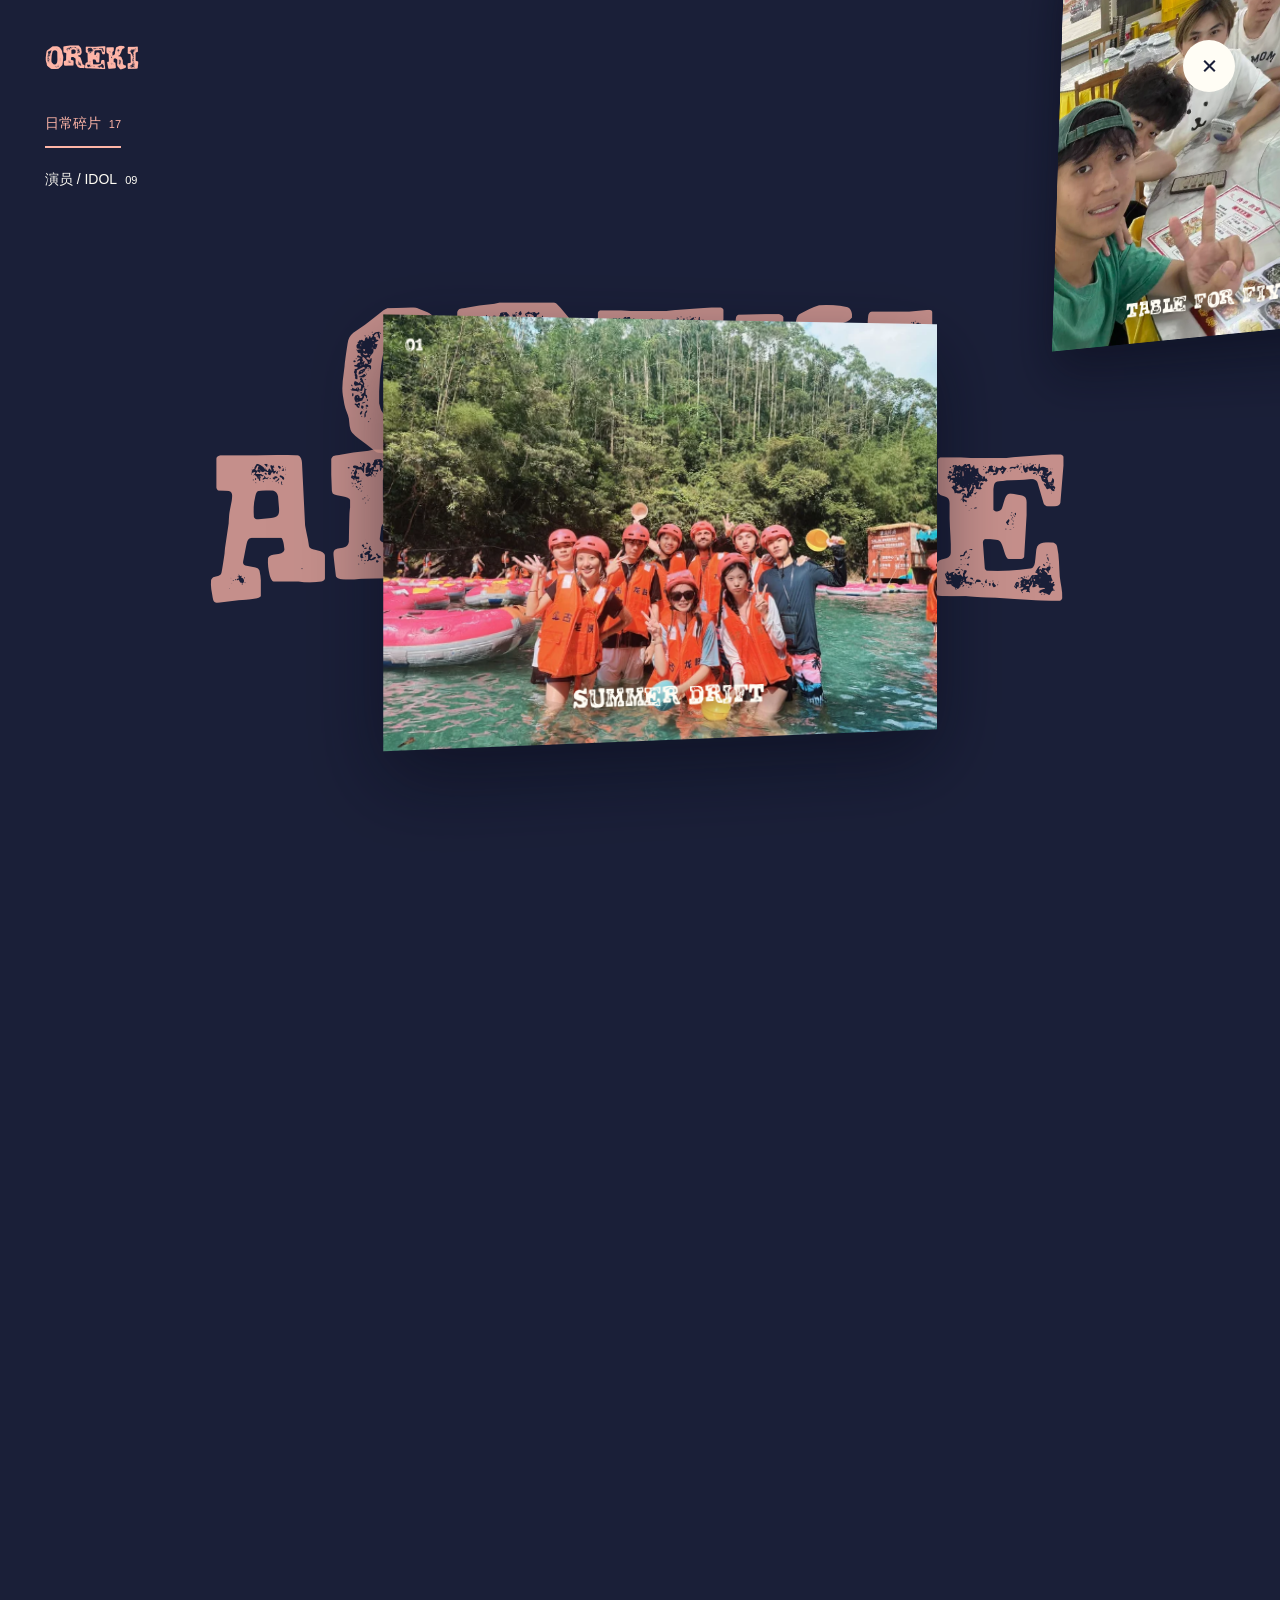
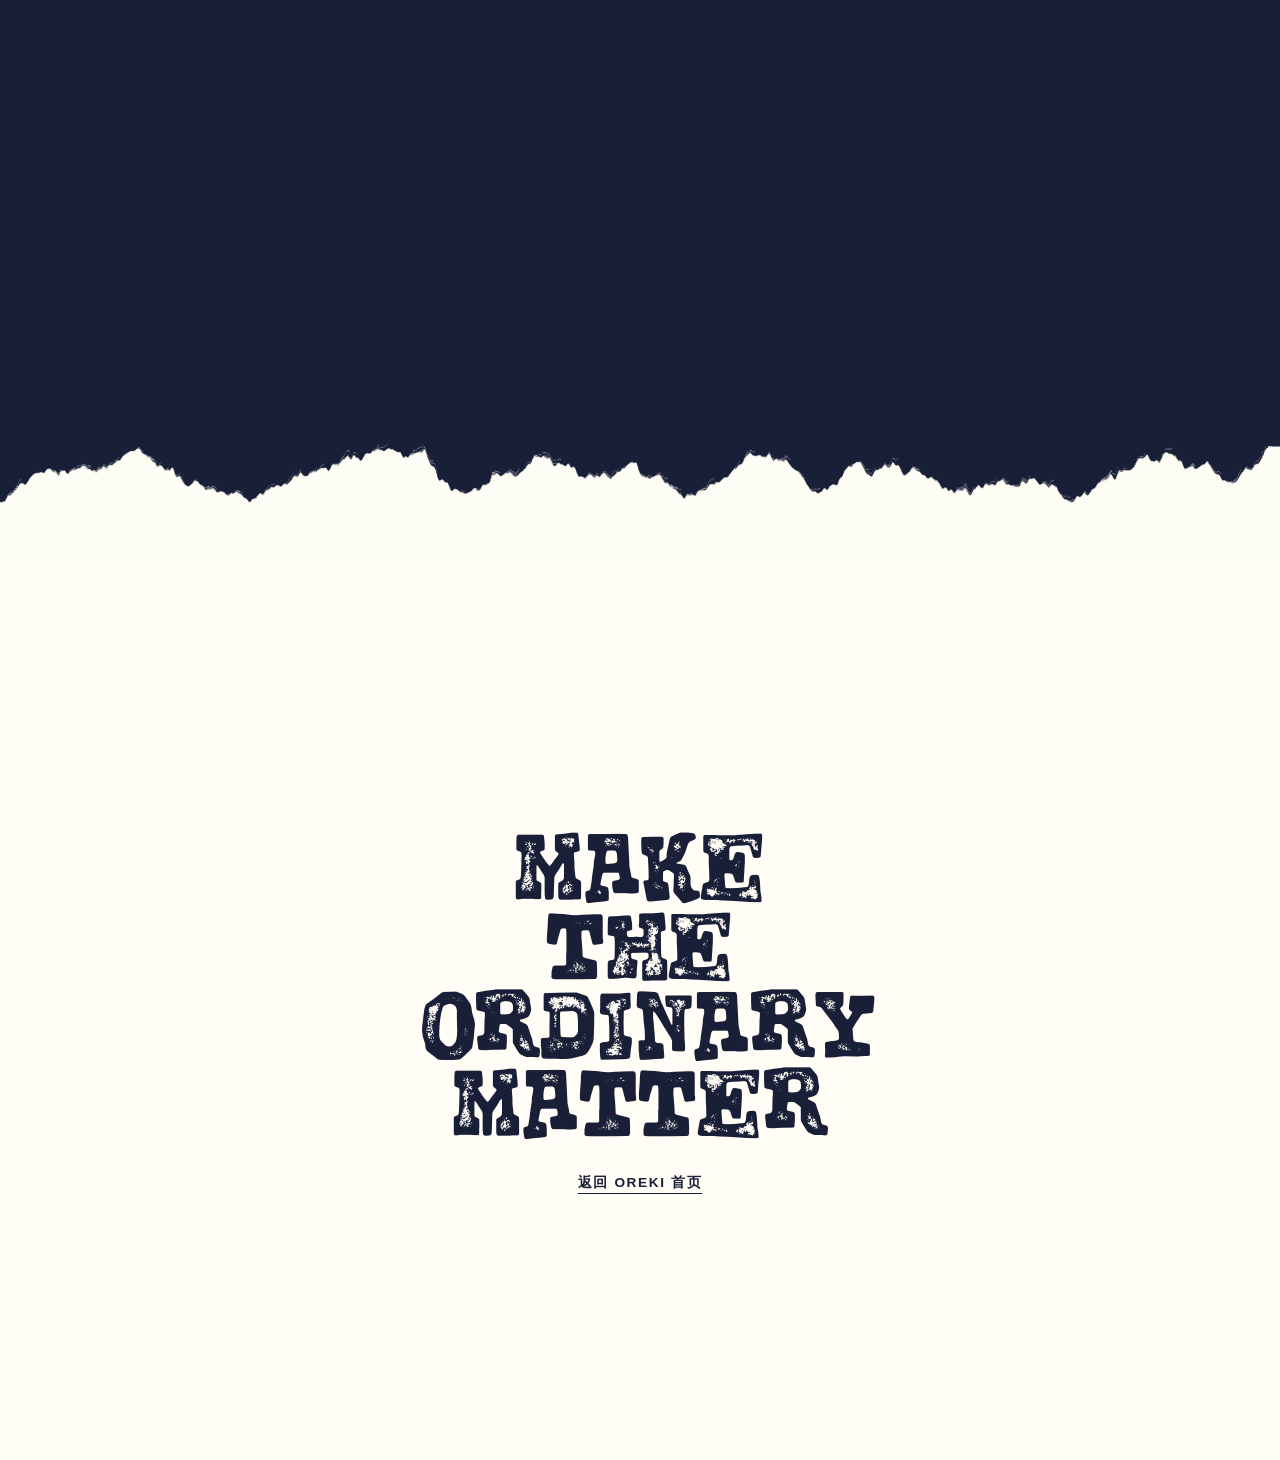
<file: design.html>
<!doctype html>
<html lang="zh-CN">
<head>
  <meta charset="utf-8">
  <meta name="viewport" content="width=device-width, initial-scale=1">
  <meta name="theme-color" content="#1a1f38">
  <title>个人网站</title>
  <style>
    @font-face {
      font-family: "Renju Display";
      src: url("assets/Renju.woff2") format("woff2");
      font-display: swap;
    }
    :root {
      --night: #1a1f38;
      --night-deep: #11162d;
      --paper: #fffdf5;
      --pink: #ffb5a7;
      --pink-hot: #ff8fa3;
      --line: rgba(255, 253, 245, .22);
    }
    * { box-sizing: border-box; }
    html {
      background: var(--night);
      color-scheme: dark;
      scrollbar-width: none;
      -ms-overflow-style: none;
    }
    ::-webkit-scrollbar {
      width: 0;
      height: 0;
      display: none;
    }
    body {
      min-width: 320px;
      min-height: 100svh;
      margin: 0;
      overflow-x: clip;
      background: var(--night);
      color: var(--paper);
      font-family: "PingFang SC", "Microsoft YaHei", sans-serif;
    }
    ::selection { background: var(--pink); color: var(--night); }
    a:focus-visible { outline: 3px solid var(--pink-hot); outline-offset: 5px; }
    .brand, .back-button { position: fixed; z-index: 100; }
    .brand {
      top: clamp(24px, 3.4vw, 44px);
      left: clamp(20px, 3.5vw, 54px);
      color: var(--pink);
      font-family: "Renju Display", Georgia, serif;
      font-size: clamp(1.75rem, 2.5vw, 2.8rem);
      line-height: .8;
      letter-spacing: .015em;
      text-decoration: none;
    }
    .back-button {
      top: clamp(20px, 3.1vw, 40px);
      right: clamp(20px, 3.5vw, 54px);
      display: grid;
      width: 52px;
      aspect-ratio: 1;
      place-items: center;
      border-radius: 50%;
      background: var(--paper);
      color: var(--night);
      text-decoration: none;
      transition: transform 220ms ease-out, background-color 220ms ease-out;
    }
    .back-button::before, .back-button::after {
      position: absolute;
      width: 15px;
      height: 2px;
      content: "";
      background: currentColor;
    }
    .back-button::before { transform: rotate(45deg); }
    .back-button::after { transform: rotate(-45deg); }
    .back-button:is(:hover, :focus-visible) { transform: scale(.9) rotate(4deg); background: var(--pink); }
    .card-slot[hidden] { display: none; }
    .gallery-categories { position: fixed; z-index: 100; top: 100px; left: clamp(20px, 3.5vw, 54px); display: flex; flex-direction: column; align-items: flex-start; gap: 8px; background: transparent; padding: 0; }
    .gallery-categories button { position: relative; display: flex; align-items: center; gap: 8px; min-height: 48px; padding: 8px 0; border: 0; background: none; color: var(--paper); font: inherit; font-size: 14px; cursor: pointer; white-space: nowrap; }
    .gallery-categories small { font-size: 11px; font-variant-numeric: tabular-nums; }
    .gallery-categories button::after { content: ''; position: absolute; bottom: 0; left: 0; right: 0; height: 2px; background: var(--pink); transform: scaleX(0); transition: transform 180ms ease-out; }
    .gallery-categories button[aria-pressed="true"] { color: var(--pink); }
    .gallery-categories button[aria-pressed="true"]::after { transform: scaleX(1); }
    .gallery-categories button:hover { color: var(--pink); }
    .gallery-categories button:focus-visible { outline: 2px solid var(--pink); outline-offset: 5px; }
    @media(max-width:640px) { .gallery-categories { top: 86px; gap: 8px; } .gallery-categories button { font-size: 13px; } }
    .gallery-scroll {
      position: relative;
      min-height: 100svh;
      overflow-x: clip;
      background: var(--night);
    }
    .sticky-stage {
      position: sticky;
      top: 0;
      display: flex;
      height: 100svh;
      align-items: center;
      overflow: hidden;
      perspective: 1000px;
    }
    .stage-title {
      position: absolute;
      z-index: 1;
      inset: 50% auto auto 50%;
      width: min(92vw, 1100px);
      margin: 0;
      color: rgba(255, 181, 167, .75);
      font-family: "Renju Display", Georgia, serif;
      font-size: clamp(5rem, 16vw, 14rem);
      font-weight: 400;
      line-height: .72;
      letter-spacing: .01em;
      text-align: center;
      transform: translate(-50%, -50%);
      user-select: none;
    }
    .track {
      position: relative;
      z-index: 2;
      display: flex;
      height: 100%;
      align-items: center;
      gap: 5vw;
      padding-inline: 31vw;
      transform-style: preserve-3d;
      will-change: transform;
    }
    .card-slot {
      position: relative;
      display: flex;
      flex: 0 0 auto;
      align-items: center;
      justify-content: center;
      width: auto;
      height: 45vh;
      min-height: 280px;
      aspect-ratio: 4 / 3;
      transform-style: preserve-3d;
    }
    .card-slot.is-portrait {
      height: 62vh;
      min-height: 320px;
      aspect-ratio: 3 / 4;
    }
    .card-slot.is-wide {
      height: 36vh;
      min-height: 240px;
      aspect-ratio: 2.08;
    }
    .rotation-card {
      position: absolute;
      inset: 0;
      overflow: hidden;
      background: var(--night);
      box-shadow: 0 28px 70px rgba(5, 8, 22, .5);
      transform-origin: right center;
      transform-style: preserve-3d;
      will-change: transform;
    }
    .card-media {
      position: absolute;
      inset: 0;
      display: grid;
      place-items: center;
      overflow: hidden;
      background: var(--card-bg, #1a1f38);
    }
    .rotation-card img {
      width: 100%;
      height: 100%;
      object-fit: contain;
      /* The card owns the composited transform; images need no extra layer. */
    }
    .rotation-card.is-cover img { object-fit: contain; }
    .card-media::after {
      position: absolute;
      inset: 0;
      content: "";
      background: none;
      pointer-events: none;
    }
    .card-caption {
      position: absolute;
      z-index: 3;
      left: 50%;
      bottom: clamp(18px, 2.4vw, 34px);
      width: calc(100% - 40px);
      margin: 0;
      color: var(--paper);
      font-family: "Renju Display", "PingFang SC", sans-serif;
      font-size: clamp(1.25rem, 2vw, 2.25rem);
      line-height: .95;
      letter-spacing: .02em;
      text-align: center;
      text-shadow: 0 4px 20px rgba(0, 0, 0, .55);
      transform: translateX(-50%) translateZ(20px);
    }
    .card-number {
      position: absolute;
      z-index: 3;
      top: 18px;
      left: 20px;
      color: var(--paper);
      font-family: "Renju Display", sans-serif;
      font-size: 1rem;
      text-shadow: 0 2px 8px rgba(0, 0, 0, .5);
    }
    .tear-band {
      display: block;
      width: 100%;
      height: auto;
      margin: 0 0 -2px;
      padding: 0;
      position: relative;
      z-index: 3;
    }
    .gallery-end {
      display: grid;
      min-height: 100svh;
      place-items: center;
      padding: 96px 24px;
      background: var(--paper);
      color: var(--night);
      text-align: center;
    }
    .gallery-end h2 {
      max-width: 8ch;
      margin: 0;
      font-family: "Renju Display", Georgia, serif;
      font-size: clamp(3.5rem, 9vw, 6rem);
      font-weight: 400;
      line-height: .82;
      letter-spacing: .01em;
    }
    .gallery-end a {
      display: inline-block;
      margin-top: 32px;
      color: var(--night);
      font-size: .85rem;
      font-weight: 800;
      letter-spacing: .12em;
      text-underline-offset: 6px;
    }
    @media (max-width: 1025px) {
      .track { gap: 8vw; padding-inline: 22vw; }
      .card-slot { height: 40vh; }
      .card-slot.is-portrait { height: 56vh; }
    }
    @media (max-width: 640px) {
      .brand { font-size: 1.8rem; }
      .back-button { width: 46px; }
      .track { gap: 12vw; padding-left: 12vw; padding-right: 12.5vw; }
      .card-slot { width: 80vw; height: auto; aspect-ratio: 4 / 3; min-height: 0; }
      .card-slot.is-portrait { width: 64vw; height: auto; aspect-ratio: 3 / 4; }
      .card-slot.is-natural { width: 64vw; }
      .card-slot.is-wide { width: 82vw; height: auto; aspect-ratio: 2.08; }
      .stage-title { font-size: 24vw; }
      .card-caption { font-size: clamp(1.2rem, 6vw, 1.8rem); }
    }
    @media (prefers-reduced-motion: reduce) {
      *, *::before, *::after {
        scroll-behavior: auto !important;
        animation-duration: .001ms !important;
        transition-duration: .001ms !important;
      }
      .sticky-stage { perspective: 4800px; }
    }
  </style>
<link rel="stylesheet" href="assets/scene-transition.css">
<script src="assets/scene-transition.js" defer></script>
</head>
<body>
  <!--
    THESIS: OREKI's design archive becomes a physical reel of memories instead of a conventional list.
    OWN-WORLD: Deep navy stage, paper-white fields, soft pink lettering, full-bleed photographic cards.
    STORY: Scroll vertically to pan a horizontal sequence; each design fragment arrives, settles, then folds away.
    FIRST VIEWPORT: An edge-to-edge pinned 3D track occupies the screen, with OREKI at top-left and the exit at top-right.
    FORM: User-pinned Cards Rotate Slider adaptation; supplied component is the governing reference.
    FINISH: unreviewed and undocumented is unfinished; this build ends with the finish review, the verdict, DESIGN.md, and every shipping raster carrying its provenance
  -->
  <a class="brand" href="index.html#home" aria-label="返回首页" data-scene-link>OREKI</a>
  <a class="back-button" href="index.html#home" aria-label="关闭画廊并返回首页" data-scene-link></a>
  <nav class="gallery-categories" aria-label="照片分类">
    <button type="button" data-filter="daily" aria-pressed="true">日常碎片 <small>17</small></button>
    <button type="button" data-filter="artists" aria-pressed="false">演员 / IDOL <small>09</small></button>
  </nav>
  <main>
    <section class="gallery-scroll" aria-label="OREKI 旋转照片画廊">
      <div class="sticky-stage">
        <h1 class="stage-title" aria-hidden="true">OREKI<br>ARCHIVE</h1>
        <div class="track">
          <article class="card-slot" data-category="daily"><div class="rotation-card" style="--card-bg:#1a1f38"><div class="card-media"><img src="assets/gallery/photo-01-1600.webp" alt="漂流活动合影" decoding="async" fetchpriority="high" width="1707" height="1280" srcset="assets/gallery/photo-01-800.webp 800w, assets/gallery/photo-01-1600.webp 1600w" sizes="(max-width: 640px) 80vw, 60vh" loading="eager"></div><span class="card-number">01</span><p class="card-caption">SUMMER DRIFT</p></div></article>
          <article class="card-slot is-portrait" data-category="daily"><div class="rotation-card" style="--card-bg:#1a1f38"><div class="card-media"><img src="assets/gallery/photo-02-1600.webp" alt="餐桌朋友合影" decoding="async" width="1280" height="1707" srcset="assets/gallery/photo-02-800.webp 600w, assets/gallery/photo-02-1600.webp 1200w" sizes="(max-width: 640px) 64vw, 46.5vh" loading="eager"></div><span class="card-number">02</span><p class="card-caption">TABLE FOR FIVE</p></div></article>
          <article class="card-slot is-portrait" data-category="daily"><div class="rotation-card" style="--card-bg:#1a1f38"><div class="card-media"><img src="assets/gallery/photo-03-1600.webp" alt="街头镜面自拍" decoding="async" width="1645" height="2193" srcset="assets/gallery/photo-03-800.webp 600w, assets/gallery/photo-03-1600.webp 1200w" sizes="(max-width: 640px) 64vw, 46.5vh" loading="eager"></div><span class="card-number">03</span><p class="card-caption">STREET MIRROR</p></div></article>
          <article class="card-slot is-wide" data-category="daily"><div class="rotation-card" style="--card-bg:#1a1f38"><div class="card-media"><img src="assets/gallery/photo-04-1600.webp" alt="音乐现场蓝色舞台" decoding="async" width="2007" height="964" srcset="assets/gallery/photo-04-800.webp 800w, assets/gallery/photo-04-1600.webp 1600w" sizes="(max-width: 640px) 80vw, 60vh" loading="eager"></div><span class="card-number">04</span><p class="card-caption">BLUE STAGE</p></div></article>
          <article class="card-slot" data-category="daily"><div class="rotation-card" style="--card-bg:#1a1f38"><div class="card-media"><img src="assets/gallery/photo-05-1600.webp" alt="雏菊饮品特写" decoding="async" width="4096" height="3072" srcset="assets/gallery/photo-05-800.webp 800w, assets/gallery/photo-05-1600.webp 1600w" sizes="(max-width: 640px) 80vw, 60vh" loading="eager"></div><span class="card-number">05</span><p class="card-caption">FLOWER IN A GLASS</p></div></article>
          <article class="card-slot is-portrait" data-category="daily"><div class="rotation-card" style="--card-bg:#1a1f38"><div class="card-media"><img src="assets/gallery/photo-06-1600.webp" alt="朋友手持拍立得合影" decoding="async" width="3072" height="4096" srcset="assets/gallery/photo-06-800.webp 600w, assets/gallery/photo-06-1600.webp 1200w" sizes="(max-width: 640px) 64vw, 46.5vh" loading="eager"></div><span class="card-number">06</span><p class="card-caption">FOUR FRAMES</p></div></article>
          <article class="card-slot" data-category="daily"><div class="rotation-card" style="--card-bg:#1a1f38"><div class="card-media"><img src="assets/gallery/photo-07-1600.webp" alt="黄昏行车窗外风景" decoding="async" width="4096" height="3072" srcset="assets/gallery/photo-07-800.webp 800w, assets/gallery/photo-07-1600.webp 1600w" sizes="(max-width: 640px) 80vw, 60vh" loading="eager"></div><span class="card-number">07</span><p class="card-caption">MOVING SUNSET</p></div></article>
          <article class="card-slot" data-category="daily"><div class="rotation-card" style="--card-bg:#1a1f38"><div class="card-media"><img src="assets/gallery/photo-08-1600.webp" alt="心形留言布景" decoding="async" width="4096" height="3072" srcset="assets/gallery/photo-08-800.webp 800w, assets/gallery/photo-08-1600.webp 1600w" sizes="(max-width: 640px) 80vw, 60vh" loading="eager"></div><span class="card-number">08</span><p class="card-caption">FIRST MEETING</p></div></article>
          <article class="card-slot" data-category="daily"><div class="rotation-card" style="--card-bg:#1a1f38"><div class="card-media"><img src="assets/gallery/photo-09-1600.webp" alt="夜间音乐节红色烟雾" decoding="async" width="4096" height="3072" srcset="assets/gallery/photo-09-800.webp 800w, assets/gallery/photo-09-1600.webp 1600w" sizes="(max-width: 640px) 80vw, 60vh" loading="eager"></div><span class="card-number">09</span><p class="card-caption">RED NIGHT</p></div></article>
          <article class="card-slot" data-category="daily"><div class="rotation-card" style="--card-bg:#1a1f38"><div class="card-media"><img src="assets/gallery/photo-10-1600.webp" alt="城市街道日落" decoding="async" width="4096" height="3072" srcset="assets/gallery/photo-10-800.webp 800w, assets/gallery/photo-10-1600.webp 1600w" sizes="(max-width: 640px) 80vw, 60vh" loading="eager"></div><span class="card-number">10</span><p class="card-caption">CITY SUNSET</p></div></article>
          <article class="card-slot" data-category="daily"><div class="rotation-card" style="--card-bg:#1a1f38"><div class="card-media"><img src="assets/gallery/photo-11-1600.webp" alt="海湾蓝天风景" decoding="async" width="4096" height="3072" srcset="assets/gallery/photo-11-800.webp 800w, assets/gallery/photo-11-1600.webp 1600w" sizes="(max-width: 640px) 80vw, 60vh" loading="eager"></div><span class="card-number">11</span><p class="card-caption">BLUE HORIZON</p></div></article>
          <article class="card-slot" data-category="daily"><div class="rotation-card" style="--card-bg:#1a1f38"><div class="card-media"><img src="assets/gallery/photo-12-1600.webp" alt="拉面餐食特写" decoding="async" width="4096" height="3072" srcset="assets/gallery/photo-12-800.webp 800w, assets/gallery/photo-12-1600.webp 1600w" sizes="(max-width: 640px) 80vw, 60vh" loading="eager"></div><span class="card-number">12</span><p class="card-caption">LATE DINNER</p></div></article>
          <article class="card-slot" data-category="daily"><div class="rotation-card" style="--card-bg:#1a1f38"><div class="card-media"><img src="assets/gallery/photo-13-1600.webp" alt="阴天下的海湾" decoding="async" width="4096" height="3072" srcset="assets/gallery/photo-13-800.webp 800w, assets/gallery/photo-13-1600.webp 1600w" sizes="(max-width: 640px) 80vw, 60vh" loading="eager"></div><span class="card-number">13</span><p class="card-caption">GREY COAST</p></div></article>
          <article class="card-slot is-portrait" data-category="daily"><div class="rotation-card" style="--card-bg:#1a1f38"><div class="card-media"><img src="assets/gallery/photo-14-1600.webp" alt="手持粽子与点赞手势" decoding="async" width="3072" height="4096" srcset="assets/gallery/photo-14-800.webp 600w, assets/gallery/photo-14-1600.webp 1200w" sizes="(max-width: 640px) 64vw, 46.5vh" loading="eager"></div><span class="card-number">14</span><p class="card-caption">TAVERN MEMORIES</p></div></article>
          <article class="card-slot is-portrait" data-category="daily"><div class="rotation-card" style="--card-bg:#1a1f38"><div class="card-media"><img src="assets/gallery/photo-15-1600.webp" alt="房间朋友合影" decoding="async" width="960" height="1280" srcset="assets/gallery/photo-15-800.webp 600w, assets/gallery/photo-15-1600.webp 960w" sizes="(max-width: 640px) 64vw, 46.5vh" loading="eager"></div><span class="card-number">15</span><p class="card-caption">ROOM MEMORY</p></div></article>
          <article class="card-slot" data-category="daily"><div class="rotation-card" style="--card-bg:#1a1f38"><div class="card-media"><img src="assets/gallery/photo-16-1600.webp" alt="冬日户外两人合影" decoding="async" width="5184" height="3888" srcset="assets/gallery/photo-16-800.webp 800w, assets/gallery/photo-16-1600.webp 1600w" sizes="(max-width: 640px) 80vw, 60vh" loading="eager"></div><span class="card-number">16</span><p class="card-caption">WINTER TOGETHER</p></div></article>
          <article class="card-slot is-portrait" data-category="daily"><div class="rotation-card" style="--card-bg:#1a1f38"><div class="card-media"><img src="assets/gallery/photo-17-1600.webp" alt="三人合影的拍立得照片" decoding="async" width="2992" height="4000" srcset="assets/gallery/photo-17-800.webp 598w, assets/gallery/photo-17-1600.webp 1197w" sizes="(max-width: 640px) 64vw, 46.5vh" loading="eager"></div><span class="card-number">17</span><p class="card-caption">YOUTH MEMORIES</p></div></article>
<article class="card-slot is-portrait" data-category="artists" hidden><div class="rotation-card" style="--card-bg:#1a1f38"><div class="card-media"><img src="assets/gallery/artist-01-1600.webp" alt="演员与偶像图片收藏 1" decoding="async" width="1200" height="1600" srcset="assets/gallery/artist-01-800.webp 600w, assets/gallery/artist-01-1600.webp 1200w" sizes="(max-width: 640px) 64vw, 46.5vh" loading="lazy"></div><span class="card-number">01</span><p class="card-caption">kang hyewon</p></div></article>
<article class="card-slot is-portrait" data-category="artists" hidden><div class="rotation-card" style="--card-bg:#1a1f38"><div class="card-media"><img src="assets/gallery/artist-02-1600.webp" alt="演员与偶像图片收藏 2" decoding="async" width="1200" height="1600" srcset="assets/gallery/artist-02-800.webp 600w, assets/gallery/artist-02-1600.webp 1200w" sizes="(max-width: 640px) 64vw, 46.5vh" loading="lazy"></div><span class="card-number">02</span><p class="card-caption">chung su bin</p></div></article>
<article class="card-slot is-natural" style="aspect-ratio:1179 / 1244" data-category="artists" hidden><div class="rotation-card" style="--card-bg:#1a1f38"><div class="card-media"><img src="assets/gallery/artist-03-1600.webp" alt="演员与偶像图片收藏 3" decoding="async" width="1179" height="1244" srcset="assets/gallery/artist-03-800.webp 758w, assets/gallery/artist-03-1600.webp 1179w" sizes="(max-width: 640px) 64vw, 43vh" loading="lazy"></div><span class="card-number">03</span><p class="card-caption">hiyori sakurada</p></div></article>
<article class="card-slot is-portrait" data-category="artists" hidden><div class="rotation-card" style="--card-bg:#1a1f38"><div class="card-media"><img src="assets/gallery/artist-04-1600.webp" alt="演员与偶像图片收藏 4" decoding="async" width="1200" height="1600" srcset="assets/gallery/artist-04-800.webp 600w, assets/gallery/artist-04-1600.webp 1200w" sizes="(max-width: 640px) 64vw, 46.5vh" loading="lazy"></div><span class="card-number">04</span><p class="card-caption">JIWOO</p></div></article>
<article class="card-slot is-portrait" data-category="artists" hidden><div class="rotation-card" style="--card-bg:#1a1f38"><div class="card-media"><img src="assets/gallery/artist-05-1600.webp" alt="演员与偶像图片收藏 5" decoding="async" width="1200" height="1601" srcset="assets/gallery/artist-05-800.webp 600w, assets/gallery/artist-05-1600.webp 1200w" sizes="(max-width: 640px) 64vw, 46.5vh" loading="lazy"></div><span class="card-number">05</span><p class="card-caption">WONI</p></div></article>
<article class="card-slot is-portrait" data-category="artists" hidden><div class="rotation-card" style="--card-bg:#1a1f38"><div class="card-media"><img src="assets/gallery/artist-06-1600.webp" alt="演员与偶像图片收藏 6" decoding="async" width="1200" height="1600" srcset="assets/gallery/artist-06-800.webp 600w, assets/gallery/artist-06-1600.webp 1200w" sizes="(max-width: 640px) 64vw, 46.5vh" loading="lazy"></div><span class="card-number">06</span><p class="card-caption">KARINA</p></div></article>
<article class="card-slot is-portrait" data-category="artists" hidden><div class="rotation-card" style="--card-bg:#1a1f38"><div class="card-media"><img src="assets/gallery/artist-07-1600.webp" alt="演员与偶像图片收藏 7" decoding="async" width="1200" height="1584" srcset="assets/gallery/artist-07-800.webp 600w, assets/gallery/artist-07-1600.webp 1200w" sizes="(max-width: 640px) 64vw, 46.5vh" loading="lazy"></div><span class="card-number">07</span><p class="card-caption">su1023</p></div></article>
<article class="card-slot is-natural" style="aspect-ratio:4 / 5" data-category="artists" hidden><div class="rotation-card" style="--card-bg:#1a1f38"><div class="card-media"><img src="assets/gallery/artist-08-1600.webp" alt="演员与偶像图片收藏 8" decoding="async" width="1200" height="1500" srcset="assets/gallery/artist-08-800.webp 600w, assets/gallery/artist-08-1600.webp 1200w" sizes="(max-width: 640px) 64vw, 46.5vh" loading="lazy"></div><span class="card-number">08</span><p class="card-caption">GOYOUNJUNG</p></div></article>
<article class="card-slot is-portrait" data-category="artists" hidden><div class="rotation-card" style="--card-bg:#1a1f38"><div class="card-media"><img src="assets/gallery/artist-09-1600.webp" alt="演员与偶像图片收藏 9" decoding="async" width="1080" height="1440" srcset="assets/gallery/artist-09-800.webp 600w, assets/gallery/artist-09-1600.webp 1080w" sizes="(max-width: 640px) 64vw, 46.5vh" loading="lazy"></div><span class="card-number">09</span><p class="card-caption">IMWINTER</p></div></article>
        </div>
      </div>
    </section>
    <img class="tear-band" src="assets/torn-edge-horizontal.webp" alt="" draggable="false" aria-hidden="true">
    <section class="gallery-end">
      <div><h2>MAKE THE ORDINARY MATTER</h2><a href="index.html#home" data-scene-link>返回 OREKI 首页</a></div>
    </section>
  </main>

  <script src="assets/vendor/gsap.min.js"></script>
  <script src="assets/vendor/ScrollTrigger.min.js"></script>
  <script>
    (() => {
      const outer = document.querySelector('.gallery-scroll');
      const stage = document.querySelector('.sticky-stage');
      const track = document.querySelector('.track');
      const allSlots = [...document.querySelectorAll('.card-slot')];
      let slots = allSlots.filter(slot => !slot.hidden);
      let cards = slots.map(slot => slot.querySelector('.rotation-card'));
      const reducedMotion = window.matchMedia('(prefers-reduced-motion: reduce)').matches;
      if (!outer || !track || !cards.length) return;

      // Slot orientations and image dimensions are fixed in the markup.
      const breakpointValues = () => {
        const width = window.innerWidth;
        if (width < 640) return { step: 2, rotateIn: -60, rotateOut: 50 };
        if (width < 1025) return { step: 6, rotateIn: -80, rotateOut: 65 };
        return { step: 10, rotateIn: -100, rotateOut: 80 };
      };
      const updateHeight = () => {
        const travel = Math.max(0, track.scrollWidth - window.innerWidth);
        outer.style.height = `${travel + window.innerHeight}px`;
      };
      const fallback = () => {
        cards.forEach((card) => { card.style.opacity = '1'; card.style.transform = 'none'; });
        outer.style.height = '100svh';
        if (stage) stage.style.overflowX = 'auto';
      };
      if (!window.gsap || !window.ScrollTrigger) { fallback(); return; }

      gsap.registerPlugin(ScrollTrigger);
      ScrollTrigger.addEventListener('refreshInit', updateHeight);
      updateHeight();

      let context;
      const buildGallery = () => {
      context = gsap.context(() => {
        const horizontalTween = gsap.to(track, {
          x: () => -(track.scrollWidth - window.innerWidth),
          ease: 'none',
          scrollTrigger: {
            trigger: outer,
            start: 'top top',
            end: () => `+=${track.scrollWidth - window.innerWidth}`,
            scrub: reducedMotion ? true : .45,
            invalidateOnRefresh: true
          }
        });

        cards.forEach((card, index) => {
          const middle = Math.floor(cards.length / 2);
          const values = breakpointValues();
          const offset = index < middle ? -((middle - index) * values.step * 1.2) : (index - middle + 1) * values.step * 1.2;
          const rotationScale = reducedMotion ? .15 : 1;
          const rotateX = (offset < 0 ? 5 : -5) * rotationScale;
          const timeline = gsap.timeline({
            scrollTrigger: {
              trigger: slots[index],
              containerAnimation: horizontalTween,
              start: 'left 100%',
              end: 'right 0%',
              scrub: true
            }
          });
          timeline.fromTo(card, {
            rotateY: values.rotateIn * 1.1 * rotationScale,
            rotateX,
            opacity: 1,
            y: `${offset}vh`
          }, {
            rotateY: 0,
            rotateX: 0,
            opacity: 1,
            y: 0,
            ease: 'none'
          }).to(card, {
            rotateY: values.rotateOut * 1.1 * rotationScale,
            opacity: 1,
            y: `${-offset}vh`,
            ease: 'none'
          });
        });
      }, outer);
      };
      buildGallery();
      document.querySelectorAll('[data-filter]').forEach(button => {
        button.addEventListener('click', () => {
          if (button.getAttribute('aria-pressed') === 'true') return;
          context.revert();
          allSlots.forEach(slot => { slot.hidden = slot.dataset.category !== button.dataset.filter; });
          slots = allSlots.filter(slot => !slot.hidden);
          cards = slots.map(slot => slot.querySelector('.rotation-card'));
          slots.forEach(slot => { slot.querySelector('img').loading = 'eager'; });
          document.querySelectorAll('[data-filter]').forEach(item => item.setAttribute('aria-pressed', String(item === button)));
          window.scrollTo(0, 0);
          updateHeight();
          buildGallery();
          ScrollTrigger.refresh();
        });
      });

      window.addEventListener('pagehide', (event) => {
        if(event.persisted) return;
        ScrollTrigger.removeEventListener('refreshInit', updateHeight);
        context.revert();
      });
      window.addEventListener('pageshow', (event) => {if(event.persisted) ScrollTrigger.refresh();});
      window.scrollTo(0, 0);
      ScrollTrigger.refresh();
    })();
  </script>
<script src="assets/cursor-icon-trail.js" defer></script>
<script src="assets/mobile-browser-notice.js" defer></script>
</body>
</html>
</file>
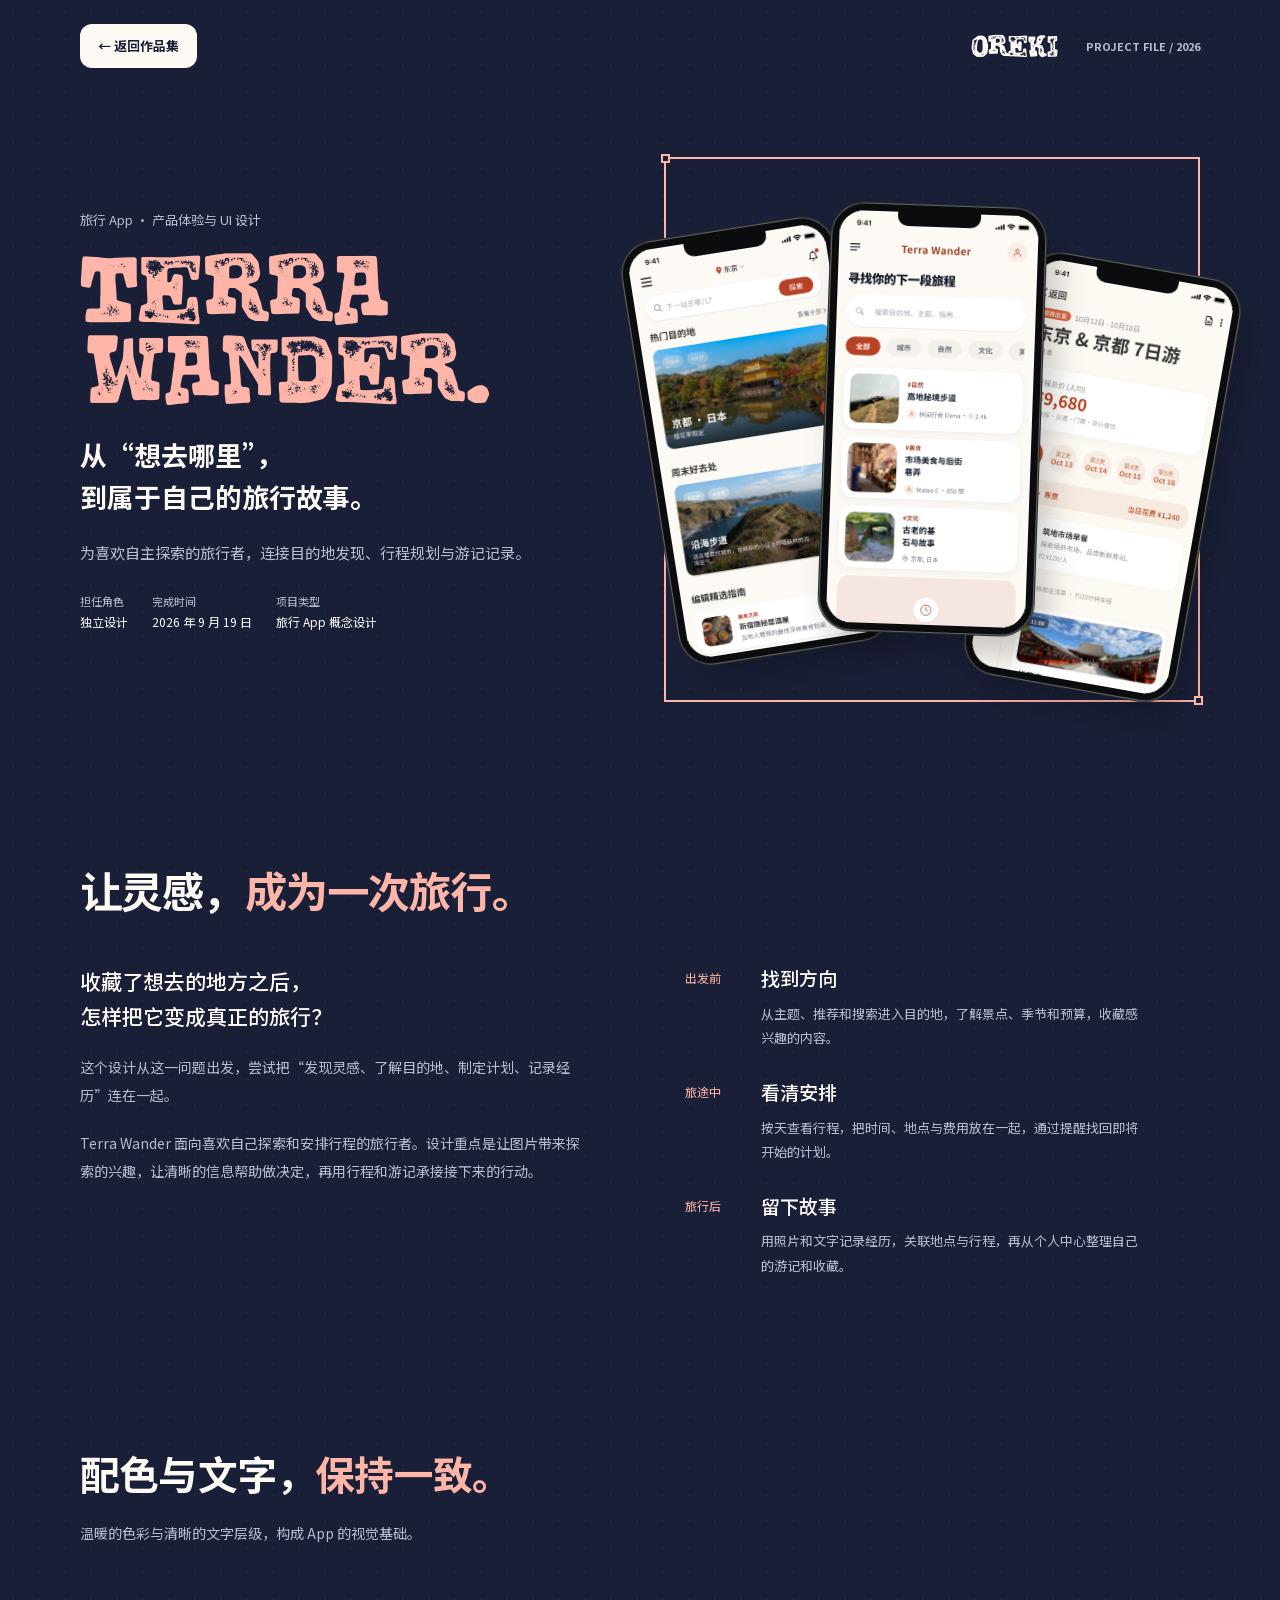
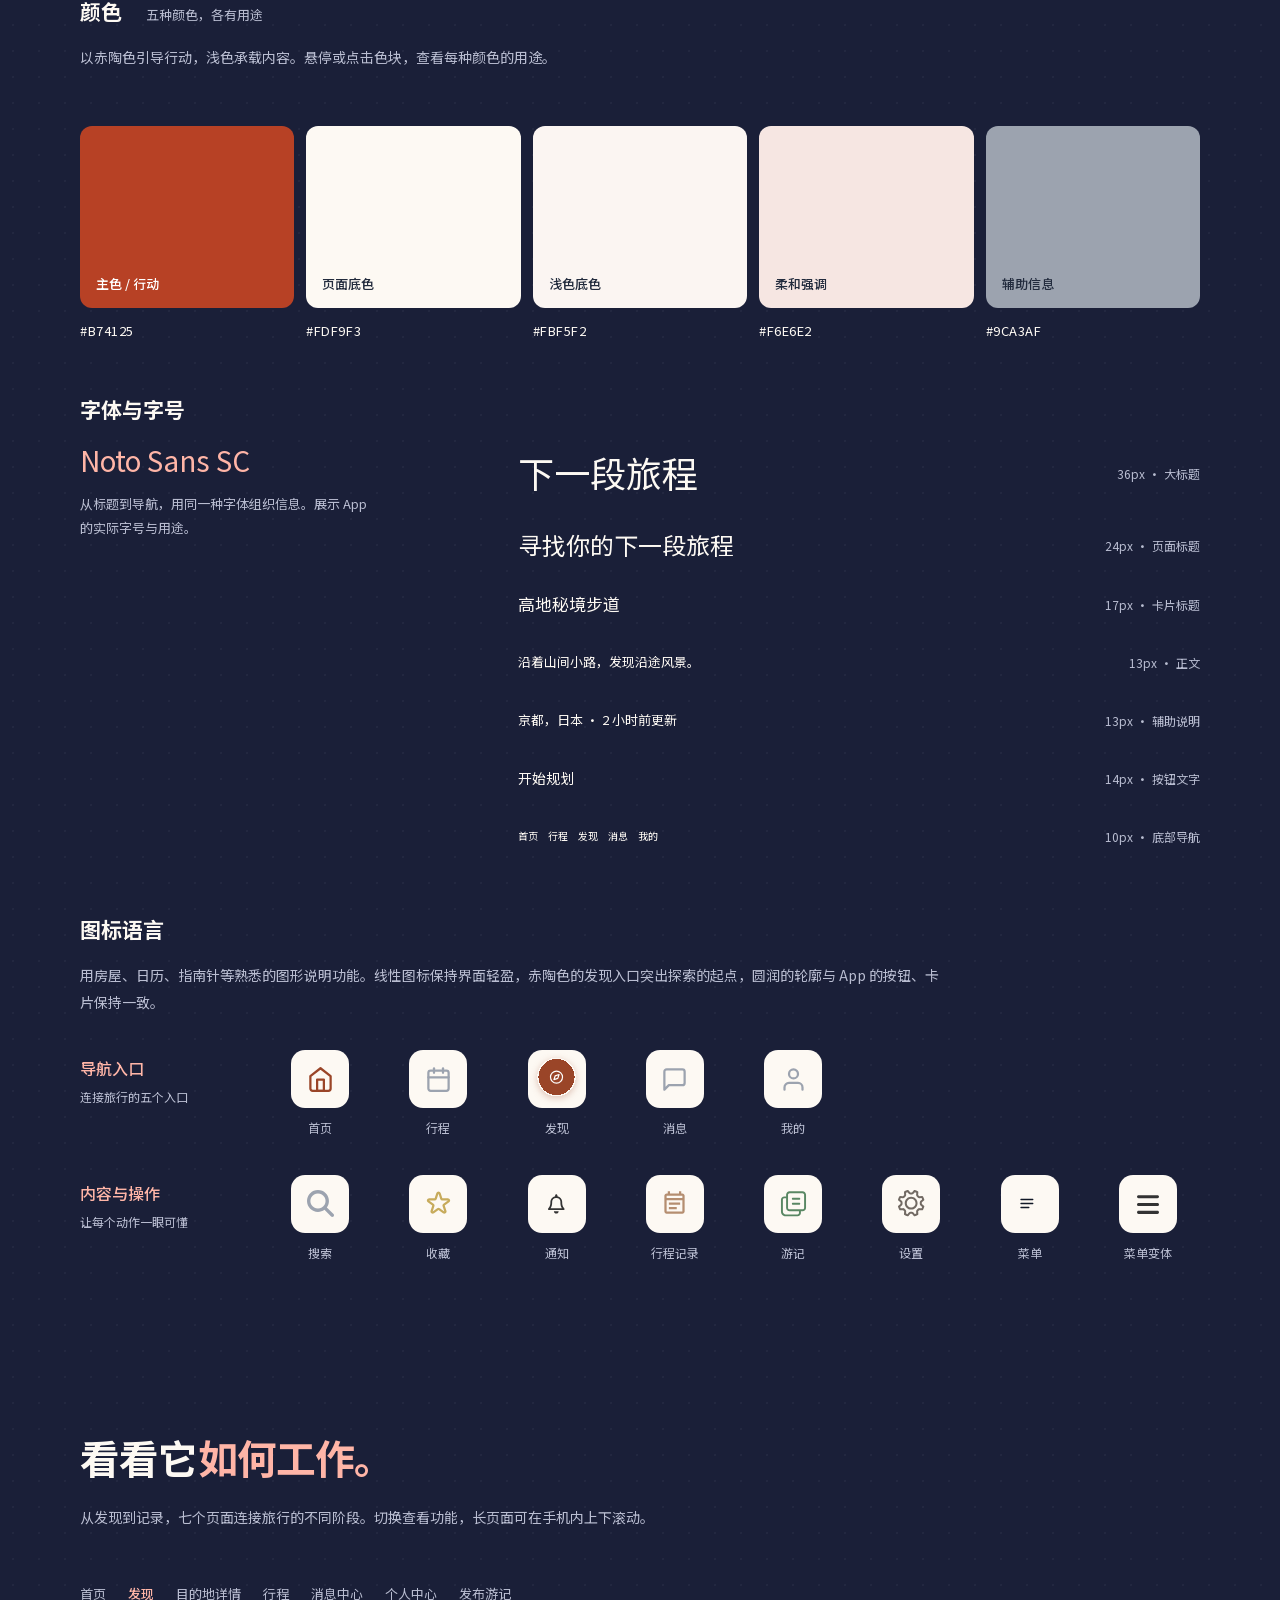
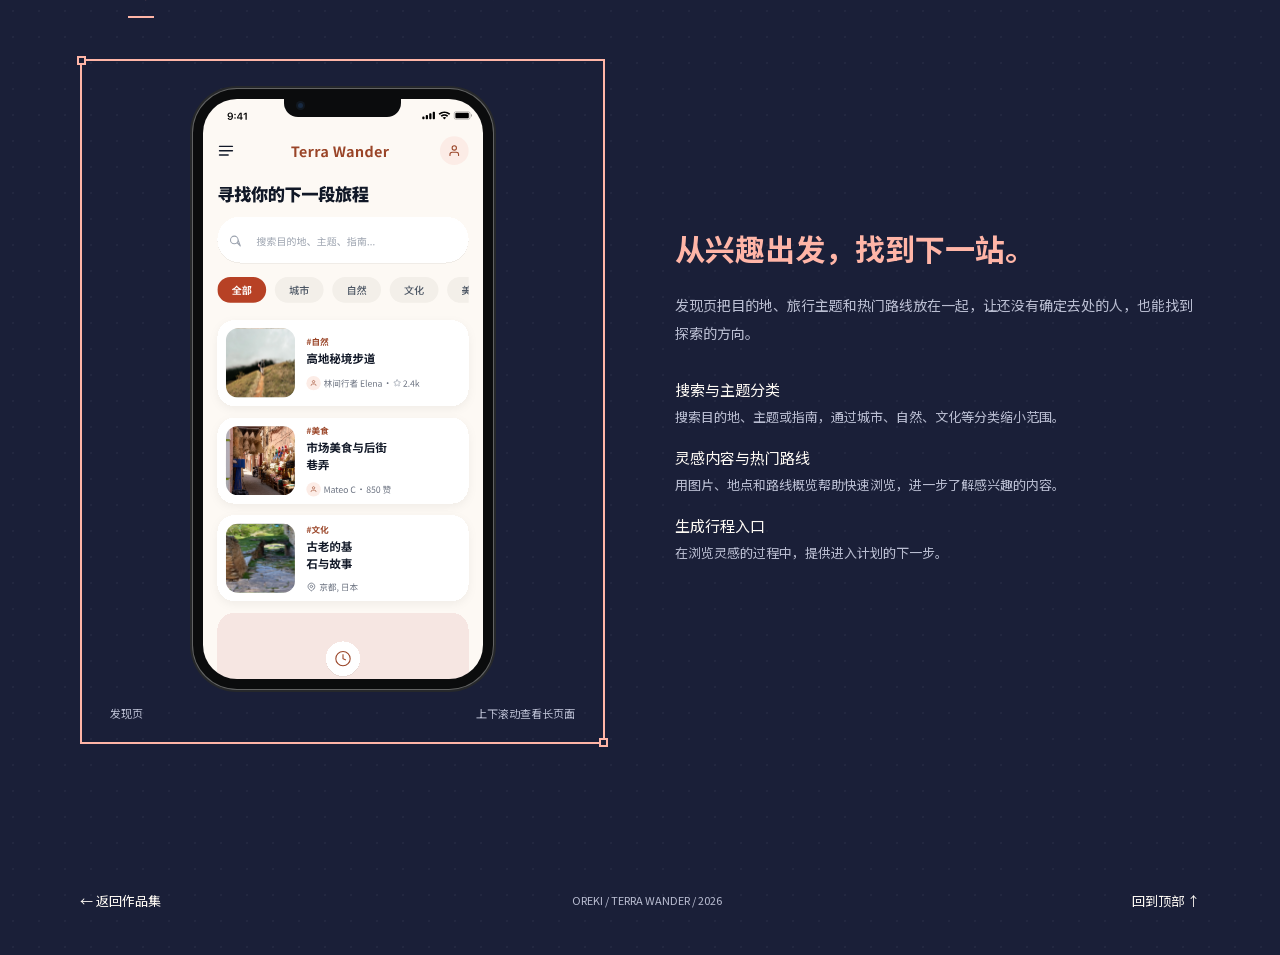
<file: kyoto-detail.html>
<!doctype html>
<html lang="zh-CN">
<head>
  <meta charset="utf-8">
  <meta name="viewport" content="width=device-width, initial-scale=1">
  <meta name="theme-color" content="#1a1f38">
  <meta name="description" content="Terra Wander 旅行 App 设计案例：从旅行灵感、目的地探索到行程规划与游记分享。OREKI 独立设计，2026 年 9 月 19 日完成。">
  <title>个人网站</title>
  <link rel="icon" href="data:image/svg+xml,%3Csvg xmlns='http://www.w3.org/2000/svg' viewBox='0 0 32 32'%3E%3Crect width='32' height='32' rx='7' fill='%23c4478f'/%3E%3Ccircle cx='16' cy='16' r='8' fill='none' stroke='%23ffffff' stroke-width='3'/%3E%3C/svg%3E">
  <style>
    @font-face{font-family:Renju;src:url('assets/Renju.woff2') format('woff2');font-display:swap}
    @font-face{font-family:'Noto Sans SC';src:url('assets/NotoSansSC-VF.woff2') format('woff2');font-weight:100 900;font-display:swap}
    :root{--night:#1a1f38;--ink:#fdf9f3;--muted:#b9bdd1;--pink:#ffb5a7;--magenta:#ec8ec3;--blue:#2b7de9;--line:#46506e;--rust:#b74125;--cream:#fdf9f3}
    *,*::before,*::after{box-sizing:border-box}
    html{scroll-behavior:smooth;scroll-padding-top:94px;background:var(--night)}
    body{margin:0;min-width:320px;background-color:var(--night);background-image:radial-gradient(rgba(221,222,238,.12) .8px,transparent 1px);background-size:26px 26px;color:var(--ink);font-family:'Noto Sans SC',sans-serif;-webkit-font-smoothing:antialiased}
    a{color:inherit;text-decoration:none}button{font:inherit;cursor:pointer}img,video{display:block;max-width:100%}figure,p,dl{margin:0}button,a{-webkit-tap-highlight-color:transparent}
    ::selection{background:var(--pink);color:var(--night)}:focus-visible{outline:3px solid var(--pink);outline-offset:5px}::-webkit-scrollbar{width:9px;height:6px}::-webkit-scrollbar-thumb{background:#66708f;border-radius:10px}::-webkit-scrollbar-track{background:var(--night)}
    .shell{width:min(1260px,calc(100% - 80px));margin-inline:auto}.section{padding-block:112px;border-top:1px solid var(--line)}
    .topbar{display:flex;align-items:center;justify-content:space-between;gap:20px;padding-top:24px}.back{display:inline-flex;align-items:center;min-height:44px;padding:10px 18px;border-radius:12px;color:var(--night);background:var(--cream);font-size:13px;font-weight:700}.back:hover{background:var(--pink)}
    .brand{display:flex;align-items:center;gap:14px}.brand strong{font:30px/1 Renju,sans-serif}.brand span{border-left:1px solid var(--line);padding-left:14px;color:var(--muted);font-size:11px;font-weight:700}
    .hero{display:grid;grid-template-columns:minmax(0,1fr) minmax(0,1fr);gap:64px;align-items:center;min-height:770px;padding-block:70px 90px}
    .tag{display:inline-block;padding:7px 12px;background:var(--blue);color:white;border-radius:5px;font-size:12px;font-weight:700}
    h1{font:clamp(76px,8.25vw,124px)/.83 Renju,sans-serif;letter-spacing:.005em;color:var(--pink);margin:34px 0 28px}h1 span{display:block;margin-left:.07em}
    .hero-lead{max-width:20em;font-size:clamp(21px,2.1vw,30px);line-height:1.55;font-weight:700}.hero-note{max-width:32em;margin-top:20px;color:var(--muted);line-height:1.9;font-size:15px}
    .meta{display:flex;flex-wrap:wrap;gap:22px 34px;border-top:1px solid var(--line);padding-top:24px;margin-top:32px}.meta dt{font-size:11px;color:var(--muted);margin-bottom:7px}.meta dd{margin:0;font-size:13px}.text-link{display:inline-block;padding-block:12px;color:var(--pink);font-size:14px;font-weight:700}
    .hero-board{height:600px;margin-top:18px}.hero-screen{position:absolute;width:44%;height:435px;overflow:hidden;filter:drop-shadow(12px 18px 15px rgba(0,0,0,.2));animation:arrive .9s cubic-bezier(.16,1,.3,1) both}.hero-screen img{width:100%;height:100%;object-fit:cover}.hero-screen:first-of-type{left:-3%;top:69px;transform:rotate(-9deg)}.hero-screen:nth-of-type(2){left:30%;top:47px;z-index:2;transform:rotate(2deg);animation-delay:.1s}.hero-screen:nth-of-type(3){right:-2%;top:105px;transform:rotate(10deg);animation-delay:.2s}
    @keyframes arrive{from{opacity:.5;translate:0 28px}to{opacity:1;translate:0 0}}
    .chapter-nav{position:sticky;top:0;z-index:20;background:var(--night);border-top:1px solid var(--line);border-bottom:1px solid var(--line)}.chapter-nav .shell{display:flex;gap:36px;overflow-x:auto;scrollbar-width:thin}.chapter-nav a{padding:20px 0;white-space:nowrap;font-size:13px;color:var(--muted);border-bottom:2px solid transparent}.chapter-nav a:hover,.chapter-nav a[aria-current]{color:var(--pink);border-bottom-color:var(--pink)}
    h2{font-size:clamp(32px,4vw,58px);line-height:1.28;letter-spacing:-.03em;margin:0;text-wrap:balance}h3{margin:0;font-size:23px;line-height:1.5}.lead-copy{font-size:16px;color:var(--muted);line-height:1.95;max-width:36em}.heading{display:flex;justify-content:space-between;gap:44px;align-items:end;margin-bottom:52px}.heading .lead-copy{max-width:28em}.pink{color:var(--pink)}
    .story-grid{display:grid;grid-template-columns:1.05fr 1fr;gap:90px;align-items:start}.story-copy p+p{margin-top:20px}
    .route{display:grid;grid-template-columns:repeat(3,minmax(0,1fr));margin-top:70px;border-top:1px solid var(--line);border-bottom:1px solid var(--line)}.route-item{padding:28px 32px 28px 0;position:relative}.route-item+.route-item{border-left:1px solid var(--line);padding-left:32px}.route-item span{font:44px/1 Renju,sans-serif;color:var(--pink);display:inline-block;margin-bottom:17px}.route-item h3{font-size:21px}.route-item p{font-size:14px;color:var(--muted);line-height:1.85;margin-top:12px}
    .system-title{display:flex;gap:24px;align-items:baseline;margin-bottom:24px}.system-title span{color:var(--muted);font-size:13px}.subsection{margin-top:68px}.subsection>p{font-size:14px;line-height:1.9;color:var(--muted);max-width:62em;margin-bottom:28px}
    .palette{display:grid;grid-template-columns:1fr 1fr 1fr 1fr 1fr;gap:12px}.color-block{height:182px;display:flex;align-items:end;padding:16px;border-radius:12px}.color-block span{font-size:13px;color:#222b3d;font-weight:500}.swatch:first-child .color-block span{color:#fff}.swatch h4{margin:15px 0 7px;font-size:16px}.swatch p{font-size:12px;color:var(--muted);line-height:1.7}.swatch code{font-family:inherit;font-size:13px;letter-spacing:.04em}
    .font-board{display:grid;grid-template-columns:.9fr 1.1fr;gap:65px;border-block:1px solid var(--line);padding-block:40px}.font-poster{padding:15px 0}.font-poster .font-name{font-size:24px;color:var(--pink)}.font-poster .font-note{font-size:13px;line-height:1.9;color:var(--muted);margin-top:25px;max-width:28em}
    .type-row{display:flex;align-items:center;justify-content:space-between;gap:14px;min-height:61px;border-bottom:1px solid var(--line);padding:13px 0}.type-row:first-child{padding-top:0;min-height:72px}.type-row:last-child{border:0}.type-row span{font-weight:400;line-height:1.5}.type-row small{font-size:12px;color:var(--muted);white-space:nowrap}.type-row .t36{font-size:36px}.type-row .t24{font-size:24px}.type-row .t17{font-size:17px}.type-row .t13{font-size:13px}.type-row .t14{font-size:14px}.type-row .t10{font-size:10px}
    .screen-tabs{display:flex;flex-wrap:wrap;gap:9px;margin-bottom:32px}.screen-tab{border:1px solid var(--line);background:transparent;color:var(--muted);padding:12px 18px;min-height:46px;border-radius:5px;font-size:13px}.screen-tab[aria-selected=true]{background:var(--pink);border-color:var(--pink);color:var(--night);font-weight:700}.screen-tab:hover{border-color:var(--pink);color:var(--ink)}.screen-tab[aria-selected=true]:hover{color:var(--night)}
    .screen-panel{display:grid;grid-template-columns:minmax(0,1fr) minmax(0,1fr);gap:80px;align-items:center}.screen-stage{padding:36px 30px 24px}.screen-window{width:300px;max-width:100%;height:575px;margin:auto;overflow-y:auto;scrollbar-width:thin;scrollbar-color:#69758e transparent}.screen-window img{width:100%;height:auto}.screen-caption{display:flex;justify-content:space-between;gap:16px;font-size:11px;color:var(--muted);margin-top:24px}.screen-copy h3{font-size:38px;color:var(--pink)}.screen-copy>p{font-size:15px;line-height:1.95;color:var(--muted);margin-top:20px}.screen-copy dl{margin-top:30px}.screen-copy dl>div{padding:18px 0;border-top:1px solid var(--line)}.screen-copy dt{font-size:16px;margin-bottom:9px}.screen-copy dd{margin:0;font-size:13px;line-height:1.85;color:var(--muted)}.screen-copy .screen-place{font:21px/1.4 Renju,sans-serif;color:var(--pink);margin-bottom:10px}.screen-place:empty{display:none}.panel-footer{display:flex;flex-wrap:wrap;gap:24px;align-items:center;margin-top:20px}.next-screen:hover,.text-link:hover{text-decoration:underline;text-underline-offset:6px}.end-nav{display:flex;justify-content:space-between;align-items:center;gap:20px;padding-block:30px 46px;border-top:1px solid var(--line);font-size:13px}.end-nav span{font-size:11px;color:var(--muted)}
    @media(min-width:1600px){.hero{min-height:850px}}
    @media(max-width:1100px){.hero{gap:35px}.hero-board{height:510px}.hero-screen{height:370px}.hero-screen:first-of-type{top:58px}.hero-screen:nth-of-type(2){top:40px}.hero-screen:nth-of-type(3){top:90px}.story-grid{gap:44px}.heading{gap:32px}.heading .lead-copy{max-width:24em}.font-board{gap:35px}.screen-panel{gap:42px}}
    @media(max-width:800px){.shell{width:calc(100% - 40px)}.section{padding-block:78px}.hero{grid-template-columns:1fr;padding-block:60px 70px;gap:52px;min-height:0}.hero h1{font-size:clamp(86px,16vw,130px)}.hero-note{max-width:35em}.hero-board{width:min(580px,94%);height:570px;margin-inline:auto}.hero-screen{height:425px}.story-grid,.font-board,.screen-panel,.reflection{grid-template-columns:minmax(0,1fr);gap:38px}.heading{display:block}.heading .lead-copy{max-width:40em;margin-top:25px}.chapter-nav .shell{gap:27px}.palette{grid-template-columns:repeat(3,1fr);gap:28px 14px}.color-block{height:150px}.screen-copy h3{font-size:31px}.screen-stage{width:min(460px,100%);margin-inline:auto}.brand span{font-size:10px}}
    @media(max-width:480px){.shell{width:calc(100% - 36px)}.brand span{display:none}.brand strong{font-size:26px}.topbar{padding-top:16px}.hero{padding-top:51px}.hero h1{font-size:21vw}.hero-lead{font-size:21px}.hero-note{font-size:14px}.meta{gap:20px 25px}.meta dd{font-size:12px}.hero-board{height:418px;width:96%}.hero-screen{height:296px;width:49%}.hero-screen:first-of-type{top:63px;left:-2%;transform:rotate(-6deg)}.hero-screen:nth-of-type(2){left:26%;top:46px;transform:rotate(1deg)}.hero-screen:nth-of-type(3){right:-2%;top:80px;transform:rotate(6deg)}.chapter-nav a{font-size:12px;padding-block:17px}.chapter-nav .shell{gap:25px}.section{padding-block:65px}h2{font-size:31px;line-height:1.4}.lead-copy{font-size:14px}.story-grid{gap:32px}.route{grid-template-columns:1fr;margin-top:40px}.route-item,.route-item+.route-item{padding:24px 0 24px 60px;border-left:0}.route-item+.route-item{border-top:1px solid var(--line)}.route-item span{position:absolute;left:0;top:26px;font-size:34px}.route-item h3{font-size:20px}.system-title{align-items:center;gap:15px}.system-title h3{font-size:22px}.system-title span{font-size:11px}.palette{grid-template-columns:repeat(2,minmax(0,1fr))}.color-block{height:120px}.subsection{margin-top:49px}.font-board{padding-block:27px}.font-poster .font-name{font-size:22px}.type-row .t36{font-size:36px}.type-row small{font-size:11px}.screen-tab{font-size:12px;padding:10px 13px}.screen-tabs{gap:7px}.screen-stage{padding:24px 18px 20px}.screen-window{height:520px}.screen-caption{font-size:10px}.end-nav span{display:none}.end-nav{font-size:12px}}
    @media(prefers-reduced-motion:reduce){html{scroll-behavior:auto}.hero-screen{animation:none}}
    .palette{--palette-duration:700ms;--palette-easing:cubic-bezier(.25,.1,.25,1);transition:grid-template-columns var(--palette-duration) var(--palette-easing)}
    .swatch{min-width:0}
    .color-block{width:100%;border:0;text-align:left;font-family:inherit;cursor:pointer;transform-origin:center bottom;transition:transform var(--palette-duration) var(--palette-easing)}
    .swatch.is-active .color-block{transform:scaleY(1.035)}
    .color-block:focus-visible{outline:2px solid var(--pink);outline-offset:5px}
    #palette-description{min-height:3.8em}
    @media(min-width:801px){
      .palette:has(.swatch:nth-child(1).is-active){grid-template-columns:2.1fr 1fr 1fr 1fr 1fr}
      .palette:has(.swatch:nth-child(2).is-active){grid-template-columns:1fr 2.1fr 1fr 1fr 1fr}
      .palette:has(.swatch:nth-child(3).is-active){grid-template-columns:1fr 1fr 2.1fr 1fr 1fr}
      .palette:has(.swatch:nth-child(4).is-active){grid-template-columns:1fr 1fr 1fr 2.1fr 1fr}
      .palette:has(.swatch:nth-child(5).is-active){grid-template-columns:1fr 1fr 1fr 1fr 2.1fr}
    }
    @media(max-width:800px){.swatch.is-active .color-block{transform:scale(1.025)}#palette-description{min-height:5.7em}}
    @media(max-width:480px){#palette-description{min-height:9.5em}}
    @media(prefers-reduced-motion:reduce){.palette,.color-block{transition:none}.swatch.is-active .color-block{transform:none}}

    /* Spacing carries the structure of this simplified case study. */
    body{background-image:radial-gradient(rgba(221,222,238,.045) .8px,transparent 1px)}
    .shell{width:min(1120px,calc(100% - 80px))}.section{border:0;padding-block:84px}
    .hero{min-height:710px;gap:48px;padding-block:65px 70px}
    h1{font-size:clamp(76px,7.5vw,108px);margin-top:20px}
    .project-category{font-size:13px;color:var(--muted)}
    .hero-board{position:relative;height:545px}.hero-screen{height:400px}
    .meta{border:0;padding-top:0;gap:24px;margin-top:28px}.meta dd{font-size:12px}.brand span{border:0}
    .chapter-nav{position:static;border:0;background:transparent}.chapter-nav .shell{gap:32px}.chapter-nav a{padding-block:12px;font-size:12px;border:0}
    h2{font-size:clamp(30px,3.1vw,42px);line-height:1.4;letter-spacing:-.02em}
    .heading{display:block;margin-bottom:40px}.heading .lead-copy{max-width:48em;margin-top:18px;font-size:14px}
    .story-grid{grid-template-columns:.85fr 1.15fr;gap:72px}.story-copy .lead-copy{font-size:15px}
    .route{gap:40px;margin-top:40px;border:0}.route-item,.route-item+.route-item{padding:0;border:0}.route-item h3{font-size:18px;font-weight:500}.route-item p{font-size:13px}
    .subsection{margin-top:48px}.system-title{margin-bottom:18px}.system-title h3{font-size:21px}
    #palette-description{min-height:3.8em}.swatch h4{font-weight:400;margin-top:12px}
    .font-board{grid-template-columns:.7fr 1.3fr;border:0;padding-block:0;gap:70px}.font-poster{padding:0}.font-poster .font-name{font-size:28px}.font-poster .font-note{margin-top:14px;max-width:23em}
    .type-row{border:0;min-height:58px;padding-block:12px}
    .screen-tabs{gap:10px 22px;margin-bottom:36px}.screen-tab{border:0;border-bottom:2px solid transparent;border-radius:0;padding:10px 0;background:transparent}
    .screen-tab[aria-selected=true],.screen-tab[aria-selected=true]:hover{background:transparent;color:var(--pink);border-color:var(--pink);font-weight:500}.screen-tab:hover{border-color:transparent;color:var(--ink)}
    .screen-panel{gap:70px}.screen-stage{padding:0 28px}.screen-copy h3{font-size:30px}.screen-copy dl{margin-top:24px}.screen-copy dl>div{border:0;padding:10px 0}.screen-copy dt{font-size:15px;margin-bottom:6px}.screen-copy>p{font-size:14px}.screen-caption{margin-top:18px}
    .end-nav{border:0;margin-top:35px}
    @media(max-width:800px){
      .shell{width:calc(100% - 40px)}.section{padding-block:64px}.hero{padding-block:48px;gap:22px}.hero-board{height:510px}
      .story-grid{grid-template-columns:1fr;gap:28px}.route{gap:24px}.font-board{grid-template-columns:1fr;gap:28px}.font-poster .font-note{max-width:40em}
      .screen-panel{gap:38px}.screen-stage{width:min(460px,100%)}#palette-description{min-height:5.7em}
    }
    @media(max-width:480px){
      .shell{width:calc(100% - 36px)}.section{padding-block:50px}h1{font-size:21vw}.hero-board{height:390px}.hero-screen{height:296px}
      .hero-note{margin-top:16px}.meta{gap:20px}.meta dd{font-size:11px}.chapter-nav .shell{gap:26px}.chapter-nav a{font-size:12px}
      .route{grid-template-columns:1fr;gap:24px;margin-top:30px}.route-item h3{font-size:18px}.subsection{margin-top:36px}.heading{margin-bottom:30px}
      #palette-description{min-height:7.6em}.type-row{gap:8px}.type-row small{font-size:10px}.type-row .t24{max-width:10em}
      .screen-tabs{gap:4px 21px}.screen-tab{font-size:12px}.screen-stage{padding:0 8px}.screen-copy h3{font-size:26px}.end-nav{margin-top:15px}
    }

    .frame{position:relative;border:2px solid var(--pink)}
    .frame::before,.frame::after{content:'';position:absolute;z-index:4;width:9px;height:9px;border:2px solid var(--pink);background:var(--night);pointer-events:none}
    .frame::before{left:-5px;top:-5px}.frame::after{right:-5px;bottom:-5px}
    .frame:hover{border-color:transparent}.frame:hover>.frame-dashes{opacity:1}
    .screen-stage.frame{padding-block:28px 22px}
    @media(max-width:480px){.screen-stage.frame{padding-block:20px 18px}}

    .phone-device{position:relative;width:300px;max-width:100%;aspect-ratio:1/2;margin:auto;background:#0b0c0d;border:10px solid #0b0c0d;border-radius:44px;box-shadow:0 0 0 1px #626363,0 0 0 3px #26282b}
    .phone-device::before{content:'';position:absolute;z-index:2;top:-1px;left:29%;width:42%;height:19px;border-radius:0 0 14px 14px;background:#0b0c0d;pointer-events:none}
    .phone-device::after{content:'';position:absolute;z-index:3;top:4px;left:34%;width:5px;height:5px;border-radius:50%;background:#182a42;box-shadow:0 0 0 2px #111820;pointer-events:none}
    .phone-device .screen-window{width:100%;height:100%;border-radius:34px;overflow-y:auto;overflow-x:hidden;scrollbar-width:none;background:var(--cream);overscroll-behavior-y:contain;touch-action:pan-y}
    .phone-device .screen-window::-webkit-scrollbar{display:none}
    .phone-device .screen-window:focus-visible{outline:2px solid var(--pink);outline-offset:4px}
    .phone-device .screen-window img{display:block;max-width:none;width:100%;height:auto;cursor:default}
    .screen-tabs{position:relative;flex-wrap:nowrap;overflow-x:auto;scrollbar-width:none;padding-bottom:5px}
    .screen-tabs::-webkit-scrollbar{display:none}
    .screen-tab{flex-shrink:0;white-space:nowrap}
    .screen-tab[aria-selected=true],.screen-tab[aria-selected=true]:hover{border-bottom-color:transparent}
    .tab-indicator{position:absolute;left:0;bottom:5px;height:2px;background:var(--pink);pointer-events:none;transition:transform 550ms cubic-bezier(.22,.61,.36,1),width 550ms cubic-bezier(.22,.61,.36,1)}
    .screen-tabs.is-measuring .tab-indicator{transition:none}
    @media(prefers-reduced-motion:reduce){.tab-indicator{transition:none}}
  
    .frame-dashes{position:absolute;inset:-1px;width:calc(100% + 2px);height:calc(100% + 2px);overflow:visible;pointer-events:none;opacity:0;color:var(--pink)}
    .frame-dashes rect{fill:none;stroke:currentColor;stroke-width:2;stroke-dasharray:12 10;vector-effect:non-scaling-stroke}
    .hero-board{isolation:isolate}.hero-board>.frame-dashes{z-index:0}.hero-board>.hero-screen{z-index:1}.hero-board>.hero-screen:nth-of-type(2){z-index:2}
    
    .phone-device img[src$="home.svg"],.phone-device img[src$="profile.svg"]{width:105.1282%;margin-left:-2.5641%}
    .phone-device img[src$="destination.svg"]{width:107.6923%;margin-left:-3.8462%}
    .hero-screen{width:40%;height:auto;aspect-ratio:1/2;border:7px solid #0b0c0d;border-radius:32px;background:var(--cream);box-shadow:0 0 0 1px #626363,0 0 0 2px #26282b}
    .hero-screen::before{content:'';position:absolute;z-index:2;top:0;left:29%;width:42%;height:14px;border-radius:0 0 10px 10px;background:#0b0c0d;pointer-events:none}
    .hero-screen img{max-width:none;height:auto;object-fit:initial}
    .hero-screen img[src$="home.svg"]{width:105.1282%;margin-left:-2.5641%}
    
    @media(max-width:480px){.hero-screen{width:44%;border-width:5px;border-radius:24px}.hero-screen::before{height:10px;border-radius:0 0 8px 8px}}

    .icon-rows{display:grid;gap:36px;margin-top:34px}
    .icon-row{display:grid;grid-template-columns:160px minmax(0,1fr);gap:28px;align-items:start}
    .icon-group-label{padding-top:9px}
    .icon-group-label h4{font-size:16px;font-weight:500;color:var(--pink);margin:0}
    .icon-group-label p{font-size:12px;line-height:1.8;color:var(--muted);margin-top:9px}
    .icon-navigation,.icon-actions{display:grid;grid-template-columns:repeat(8,minmax(0,1fr));gap:20px 14px}
    .icon-rows figure{min-width:0;text-align:center}
    .icon-sample{width:58px;height:58px;margin-inline:auto;display:grid;place-items:center;background:var(--cream);border-radius:14px}
    .icon-sample img{width:27px;height:27px;object-fit:contain}
    .icon-sample .compass-icon{width:53px;height:53px}
    .icon-rows figcaption{font-size:12px;line-height:1.6;color:var(--muted);margin-top:11px;white-space:nowrap}
    @media(max-width:1000px){.icon-row{grid-template-columns:135px minmax(0,1fr);gap:22px}.icon-navigation,.icon-actions{grid-template-columns:repeat(5,minmax(0,1fr));gap:23px 12px}}
    @media(max-width:600px){.icon-rows{gap:30px;margin-top:26px}.icon-row{grid-template-columns:1fr;gap:19px}.icon-group-label{padding-top:0;display:flex;align-items:baseline;justify-content:space-between;gap:12px}.icon-group-label p{margin:0;font-size:11px}.icon-group-label h4{font-size:15px}.icon-navigation,.icon-actions{grid-template-columns:repeat(5,minmax(0,1fr));gap:22px 10px}.icon-sample{width:48px;height:48px;border-radius:12px}.icon-sample img{width:24px;height:24px}.icon-sample .compass-icon{width:46px;height:46px}.icon-rows figcaption{font-size:10px;margin-top:9px}}
    @media(max-width:360px){.icon-actions{grid-template-columns:repeat(4,minmax(0,1fr))}.icon-navigation{gap:18px 6px}.icon-sample{width:44px;height:44px}}

    .story-headline{font-size:clamp(32px,3.3vw,46px);line-height:1.4;margin-bottom:44px}
    .story-headline .pink{display:inline-block}
    .story-editorial{display:grid;grid-template-columns:1fr 1fr;gap:clamp(48px,7vw,104px);align-items:start}
    .story-editorial .story-copy{max-width:32em}
    .story-editorial .lead-copy{font-size:14px;line-height:2;color:var(--muted)}
    .story-editorial .lead-copy strong{display:block;margin-bottom:20px;font-size:21px;line-height:1.65;color:var(--ink);font-weight:500}
    .story-editorial .story-copy p+p{margin-top:20px}
    .journey-sequence{display:grid;gap:28px}
    .journey-step{display:grid;grid-template-columns:56px minmax(0,1fr);gap:20px}
    .journey-step .journey-phase{font-size:12px;color:var(--pink);line-height:1.8;padding-top:3px;white-space:nowrap}
    .journey-step h3{font-size:19px;font-weight:500;line-height:1.5}
    .journey-step div>p{font-size:13px;line-height:1.9;color:var(--muted);margin-top:8px;max-width:29em}
    @media(max-width:800px){.story-editorial{gap:36px}.story-headline{margin-bottom:32px}.story-editorial .lead-copy strong{font-size:18px}.story-question-break{display:none}.journey-step{grid-template-columns:48px minmax(0,1fr);gap:14px}}
    @media(max-width:600px){.story-editorial{grid-template-columns:1fr;gap:36px}.story-headline{font-size:32px;margin-bottom:28px}.story-headline .pink{display:block}.story-editorial .story-copy{max-width:none}.story-editorial .lead-copy strong{font-size:20px;margin-bottom:16px}.journey-sequence{gap:25px}.journey-step{grid-template-columns:56px minmax(0,1fr);gap:18px}.journey-step h3{font-size:18px}}
</style>
<link rel="stylesheet" href="assets/scene-transition.css">
<script src="assets/scene-transition.js" defer></script>
</head>
<body>
  <header class="topbar shell"><a class="back" href="portfolio.html#work" data-scene-link>← 返回作品集</a><a class="brand" href="index.html" aria-label="OREKI 首页" data-scene-link><strong>OREKI</strong><span>PROJECT FILE / 2026</span></a></header>
  <main>
    <section class="hero shell" aria-labelledby="project-title">
      <div><p class="project-category">旅行 App · 产品体验与 UI 设计</p><h1 id="project-title">TERRA<span>WANDER.</span></h1><p class="hero-lead">从“想去哪里”，<br>到属于自己的旅行故事。</p><p class="hero-note">为喜欢自主探索的旅行者，连接目的地发现、行程规划与游记记录。</p><dl class="meta"><div><dt>担任角色</dt><dd>独立设计</dd></div><div><dt>完成时间</dt><dd>2026 年 9 月 19 日</dd></div><div><dt>项目类型</dt><dd>旅行 App 概念设计</dd></div></dl></div>
      <div class="hero-board frame" aria-label="Terra Wander 首页、发现页和行程页组合展示"><div class="hero-screen"><img src="assets/terra-pages/home.svg" alt="旅行首页：目的地、周末推荐与精选指南" fetchpriority="high"></div><div class="hero-screen"><img src="assets/terra-pages/discovery.svg" alt="发现页：主题分类与旅行灵感" fetchpriority="high"></div><div class="hero-screen"><img src="assets/terra-pages/itinerary.svg" alt="行程页：按天查看时间安排和预算" fetchpriority="high"></div></div>
    </section>

    <section class="section shell" id="story" aria-labelledby="story-title">
      <h2 id="story-title" class="story-headline">让灵感，<span class="pink">成为一次旅行。</span></h2>
      <div class="story-editorial"><div class="story-copy"><p class="lead-copy"><strong>收藏了想去的地方之后，<br class="story-question-break">怎样把它变成真正的旅行？</strong>这个设计从这一问题出发，尝试把“发现灵感、了解目的地、制定计划、记录经历”连在一起。</p><p class="lead-copy">Terra Wander 面向喜欢自己探索和安排行程的旅行者。设计重点是让图片带来探索的兴趣，让清晰的信息帮助做决定，再用行程和游记承接接下来的行动。</p></div><div class="journey-sequence" aria-label="旅行体验的三个阶段"><article class="journey-step"><p class="journey-phase">出发前</p><div><h3>找到方向</h3><p>从主题、推荐和搜索进入目的地，了解景点、季节和预算，收藏感兴趣的内容。</p></div></article><article class="journey-step"><p class="journey-phase">旅途中</p><div><h3>看清安排</h3><p>按天查看行程，把时间、地点与费用放在一起，通过提醒找回即将开始的计划。</p></div></article><article class="journey-step"><p class="journey-phase">旅行后</p><div><h3>留下故事</h3><p>用照片和文字记录经历，关联地点与行程，再从个人中心整理自己的游记和收藏。</p></div></article></div></div>
    </section>

    

    <section class="section shell" id="visual-system" aria-labelledby="system-title"><div class="heading"><h2 id="system-title">配色与文字，<span class="pink">保持一致。</span></h2><p class="lead-copy">温暖的色彩与清晰的文字层级，构成 App 的视觉基础。</p></div>
      <div class="subsection"><div class="system-title"><h3>颜色</h3><span>五种颜色，各有用途</span></div><p>以赤陶色引导行动，浅色承载内容。悬停或点击色块，查看每种颜色的用途。</p><div class="palette">
        <article class="swatch"><div class="color-block" style="background:#B74125"><span>主色 / 行动</span></div><h4><code>#B74125</code></h4></article>
        <article class="swatch"><div class="color-block" style="background:#FDF9F3"><span>页面底色</span></div><h4><code>#FDF9F3</code></h4></article>
        <article class="swatch"><div class="color-block" style="background:#FBF5F2"><span>浅色底色</span></div><h4><code>#FBF5F2</code></h4></article>
        <article class="swatch"><div class="color-block" style="background:#F6E6E2"><span>柔和强调</span></div><h4><code>#F6E6E2</code></h4></article>
        <article class="swatch"><div class="color-block" style="background:#9CA3AF"><span>辅助信息</span></div><h4><code>#9CA3AF</code></h4></article>
      </div></div>
      <div class="subsection"><div class="system-title"><h3>字体与字号</h3></div><div class="font-board"><div class="font-poster"><p class="font-name">Noto Sans SC</p><p class="font-note">从标题到导航，用同一种字体组织信息。展示 App 的实际字号与用途。</p></div><div class="type-scale" aria-label="App 字号规范"><div class="type-row"><span class="t36">下一段旅程</span><small>36px · 大标题</small></div><div class="type-row"><span class="t24">寻找你的下一段旅程</span><small>24px · 页面标题</small></div><div class="type-row"><span class="t17">高地秘境步道</span><small>17px · 卡片标题</small></div><div class="type-row"><span class="t13">沿着山间小路，发现沿途风景。</span><small>13px · 正文</small></div><div class="type-row"><span class="t13">京都，日本 · 2 小时前更新</span><small>13px · 辅助说明</small></div><div class="type-row"><span class="t14">开始规划</span><small>14px · 按钮文字</small></div><div class="type-row"><span class="t10">首页　行程　发现　消息　我的</span><small>10px · 底部导航</small></div></div></div></div>
          
      <div class="subsection icon-section" id="icons" aria-labelledby="icons-title">
        <div class="system-title"><h3 id="icons-title">图标语言</h3></div>
        <p>用房屋、日历、指南针等熟悉的图形说明功能。线性图标保持界面轻盈，赤陶色的发现入口突出探索的起点，圆润的轮廓与 App 的按钮、卡片保持一致。</p>
        <div class="icon-rows">
          <div class="icon-row"><div class="icon-group-label"><h4>导航入口</h4><p>连接旅行的五个入口</p></div><div class="icon-navigation"><figure><div class="icon-sample"><img src="assets/terra-icons/SVG.svg" alt="" loading="lazy"></div><figcaption>首页</figcaption></figure><figure><div class="icon-sample"><img src="assets/terra-icons/SVG-1.svg" alt="" loading="lazy"></div><figcaption>行程</figcaption></figure><figure><div class="icon-sample"><img class="compass-icon" src="assets/terra-icons/Background+Border+Shadow.svg" alt="" loading="lazy"></div><figcaption>发现</figcaption></figure><figure><div class="icon-sample"><img src="assets/terra-icons/SVG-2.svg" alt="" loading="lazy"></div><figcaption>消息</figcaption></figure><figure><div class="icon-sample"><img src="assets/terra-icons/SVG-3.svg" alt="" loading="lazy"></div><figcaption>我的</figcaption></figure></div></div>
          <div class="icon-row"><div class="icon-group-label"><h4>内容与操作</h4><p>让每个动作一眼可懂</p></div><div class="icon-actions"><figure><div class="icon-sample"><img src="assets/terra-icons/Symbol.svg" alt="" loading="lazy"></div><figcaption>搜索</figcaption></figure><figure><div class="icon-sample"><img src="assets/terra-icons/SVG5.svg" alt="" loading="lazy"></div><figcaption>收藏</figcaption></figure><figure><div class="icon-sample"><img src="assets/terra-icons/Container.svg" alt="" loading="lazy"></div><figcaption>通知</figcaption></figure><figure><div class="icon-sample"><img src="assets/terra-icons/event_note.svg" alt="" loading="lazy"></div><figcaption>行程记录</figcaption></figure><figure><div class="icon-sample"><img src="assets/terra-icons/Queue-In.svg" alt="" loading="lazy"></div><figcaption>游记</figcaption></figure><figure><div class="icon-sample"><img src="assets/terra-icons/Shape.svg" alt="" loading="lazy"></div><figcaption>设置</figcaption></figure><figure><div class="icon-sample"><img src="assets/terra-icons/Button%20-%20Menu_margin.svg" alt="" loading="lazy"></div><figcaption>菜单</figcaption></figure><figure><div class="icon-sample"><img src="assets/terra-icons/Button%20-%20Menu.svg" alt="" loading="lazy"></div><figcaption>菜单变体</figcaption></figure></div></div>
        </div>
      </div>
</section>

    <section class="section shell" id="screens" aria-labelledby="screens-title"><div class="heading"><h2 id="screens-title">看看它<span class="pink">如何工作。</span></h2><p class="lead-copy">从发现到记录，七个页面连接旅行的不同阶段。切换查看功能，长页面可在手机内上下滚动。</p></div><div class="screen-tabs" role="tablist" aria-label="选择 App 页面"><button type="button" class="screen-tab" id="tab-home" role="tab" aria-selected="false" aria-controls="screen-panel" tabindex="-1" data-page="home">首页</button><button type="button" class="screen-tab" id="tab-discovery" role="tab" aria-selected="true" aria-controls="screen-panel" data-page="discovery">发现</button><button type="button" class="screen-tab" id="tab-destination" role="tab" aria-selected="false" aria-controls="screen-panel" tabindex="-1" data-page="destination">目的地详情</button><button type="button" class="screen-tab" id="tab-itinerary" role="tab" aria-selected="false" aria-controls="screen-panel" tabindex="-1" data-page="itinerary">行程</button><button type="button" class="screen-tab" id="tab-messages" role="tab" aria-selected="false" aria-controls="screen-panel" tabindex="-1" data-page="messages">消息中心</button><button type="button" class="screen-tab" id="tab-profile" role="tab" aria-selected="false" aria-controls="screen-panel" tabindex="-1" data-page="profile">个人中心</button><button type="button" class="screen-tab" id="tab-story" role="tab" aria-selected="false" aria-controls="screen-panel" tabindex="-1" data-page="story">发布游记</button></div>
      <div class="screen-panel" id="screen-panel" role="tabpanel" aria-labelledby="tab-discovery" tabindex="0"><figure class="screen-stage frame"><div class="phone-device" id="phone-device"><div class="screen-window" id="screen-window" tabindex="0" aria-label="界面预览，可上下滚动"><img id="page-image" src="assets/terra-pages/discovery.svg" alt="Terra Wander 发现页完整设计" loading="lazy"></div></div><figcaption class="screen-caption"><span id="screen-name">发现页</span><span id="screen-hint">上下滚动查看长页面</span></figcaption></figure><div class="screen-copy"><p class="screen-place" id="screen-place"></p><h3 id="page-title">从兴趣出发，找到下一站。</h3><p id="page-description">发现页把目的地、旅行主题和热门路线放在一起，让还没有确定去处的人，也能找到探索的方向。</p><dl id="page-parts"><div><dt>搜索与主题分类</dt><dd>搜索目的地、主题或指南，通过城市、自然、文化等分类缩小范围。</dd></div><div><dt>灵感内容与热门路线</dt><dd>用图片、地点和路线概览帮助快速浏览，进一步了解感兴趣的内容。</dd></div><div><dt>生成行程入口</dt><dd>在浏览灵感的过程中，提供进入计划的下一步。</dd></div></dl></div></div>
    </section>

    

    
  </main>
  <footer class="end-nav shell"><a href="portfolio.html#work" data-scene-link>← 返回作品集</a><span>OREKI / TERRA WANDER / 2026</span><a href="#project-title">回到顶部 ↑</a></footer>
<script>
    document.querySelectorAll('.frame').forEach(frame=>{
      const outline=document.createElementNS('http://www.w3.org/2000/svg','svg');
      outline.classList.add('frame-dashes');outline.setAttribute('aria-hidden','true');outline.setAttribute('focusable','false');
      const rect=document.createElementNS('http://www.w3.org/2000/svg','rect');
      rect.setAttribute('width','100%');rect.setAttribute('height','100%');outline.append(rect);frame.append(outline);
    });
    const previousChapters={'#film':'#screens','#structure':'#story','#reflection':'#story'};
    if(previousChapters[location.hash]){history.replaceState(null,'',previousChapters[location.hash]);requestAnimationFrame(()=>document.querySelector(location.hash)?.scrollIntoView());}

    const palette=document.querySelector('.palette');
    const swatches=[...palette.querySelectorAll('.swatch')];
    const paletteDescription=palette.previousElementSibling;
    paletteDescription.id='palette-description';
    paletteDescription.setAttribute('aria-live','polite');
    paletteDescription.setAttribute('aria-atomic','true');
    const paletteOverview=paletteDescription.textContent;
    const colorDescriptions=[
      '赤陶色 #B74125 · 主色 / 行动。用于品牌强调、主要按钮和选中状态，把注意力集中到“生成行程”“发布”等下一步操作上。',
      '奶油色 #FDF9F3 · 页面底色。承载主要页面内容，以温暖、柔和的背景衬托旅行照片，让浏览与阅读保持轻松。',
      '浅暖色 #FBF5F2 · 浅色底色。用于局部区域，以细微的底色差异划分内容层次，让画面轻盈、信息更有秩序。',
      '浅粉色 #F6E6E2 · 柔和强调。用于标签、提示与推荐区域，以柔和的色面突出内容，为界面保留温暖的旅行氛围。',
      '灰色 #9CA3AF · 辅助信息。用于辅助说明与图标，区分信息优先级，让标题、照片和主要操作更容易被看到。'
    ];
    swatches.forEach(swatch=>{
      const block=swatch.querySelector('.color-block');
      const button=document.createElement('button');
      button.type='button';button.className=block.className;
      button.style.cssText=block.style.cssText;
      button.innerHTML=block.innerHTML;
      button.setAttribute('aria-label',block.textContent+'，'+swatch.querySelector('code').textContent);
      button.setAttribute('aria-controls','palette-description');
      button.setAttribute('aria-pressed','false');
      block.replaceWith(button);
    });
    let activeColor=-1,colorLeaveTimer;
    function selectColor(index){
      clearTimeout(colorLeaveTimer);
      if(index===activeColor)return;
      const enteringOrLeaving=activeColor===-1||index===-1;
      palette.style.setProperty('--palette-duration',enteringOrLeaving?'700ms':'320ms');
      palette.style.setProperty('--palette-easing',enteringOrLeaving?'cubic-bezier(.25,.1,.25,1)':'cubic-bezier(.16,1,.3,1)');
      activeColor=index;
      swatches.forEach((swatch,i)=>{swatch.classList.toggle('is-active',i===index);swatch.querySelector('button').setAttribute('aria-pressed',String(i===index));});
      paletteDescription.textContent=colorDescriptions[index]||paletteOverview;
    }
    swatches.forEach((swatch,index)=>{
      const button=swatch.querySelector('button');
      button.addEventListener('pointerenter',event=>{if(event.pointerType!=='touch')selectColor(index);});
      button.addEventListener('pointerleave',event=>{
        if(event.pointerType==='touch')return;
        colorLeaveTimer=setTimeout(()=>selectColor(swatches.findIndex(item=>item.querySelector('button').matches(':focus-visible'))),100);
      });
      button.addEventListener('focus',()=>selectColor(index));
      button.addEventListener('click',()=>selectColor(index));
    });
    palette.addEventListener('pointerleave',event=>{
      if(event.pointerType==='touch')return;
      selectColor(swatches.findIndex(swatch=>swatch.querySelector('button').matches(':focus-visible')));
    });
    palette.addEventListener('focusout',event=>{if(!palette.contains(event.relatedTarget))selectColor(-1);});
    const pages = {
      home:{name:'首页',title:'打开 App，遇见想去的地方。',image:'terra-pages/home.svg',description:'首页以目的地推荐、周末去处和精选指南建立第一层内容入口，让旅行者从一个画面或一个想法开始。',parts:[['搜索入口','已经有目标时，可以直接搜索下一站。'],['热门目的地与周末推荐','用大图、主题标签和目的地名称快速呈现内容。'],['精选指南','把美食、自然等不同主题作为继续探索的入口。']]},
      discovery:{name:'发现页',title:'从兴趣出发，找到下一站。',image:'terra-pages/discovery.svg',description:'发现页把目的地、旅行主题和热门路线放在一起，让还没有确定去处的人，也能找到探索的方向。',parts:[['搜索与主题分类','搜索目的地、主题或指南，通过城市、自然、文化等分类缩小范围。'],['灵感内容与热门路线','用图片、地点和路线概览帮助快速浏览，进一步了解感兴趣的内容。'],['生成行程入口','在浏览灵感的过程中，提供进入计划的下一步。']]},
      destination:{name:'目的地详情页',title:'从一张照片，到一次决定。',image:'terra-pages/destination.svg',place:'KYOTO DETAIL / KYOTO / JAPAN',description:'京都是目的地详情的展示案例。页面承接首页与发现页的兴趣，用实用信息和景点内容帮助理解一个地方，再进入收藏或规划。',parts:[['目的地氛围','竹林主视觉与地名共同建立对目的地的第一印象。'],['出行信息','最佳季节、预估预算、天气和目的地介绍集中呈现。'],['探索与行动','景点、路线、美食、住宿分类与收藏、开始规划入口，为下一步提供方向。']]},
      itinerary:{name:'行程页',title:'把“想去”，安排进每一天。',image:'terra-pages/itinerary.svg',description:'行程页用日期和时间线组织旅行信息，让每天的活动、交通和花费有清晰的位置。',parts:[['行程概览','目的地、出行日期和总预算组成计划的整体信息。'],['按天切换','通过日期标签查看对应一天的活动。'],['时间线与当日费用','把景点卡片、交通提示和时间安排顺序呈现，并展示当天预算。']]},
      messages:{name:'消息中心',title:'重要的提醒，有地方可找。',image:'terra-pages/messages.svg',description:'把旅行提醒、内容互动与系统消息汇总到同一个入口，便于在需要时找回相关信息。',parts:[['消息分类','互动、提醒和通知为不同类型的信息提供入口。'],['近期消息','列表用头像或图标、摘要与时间帮助快速判断内容。'],['行程提醒与社区互动','出发提醒、游记点赞和评论在同一页面中按条目呈现。']]},
      profile:{name:'个人中心',title:'让每次旅行，都成为自己的积累。',image:'terra-pages/profile.svg',description:'个人中心集中呈现旅行者的资料和内容，让行程、收藏与游记有统一的归属。',parts:[['个人资料','头像、简介与关注信息建立个人身份。'],['内容管理入口','我的行程、我的收藏、我的游记和设置集中排布。'],['最近动态','游记卡片展示照片、标题、标签和更新状态，方便继续查看或编辑。']]},
      story:{name:'发布游记',title:'把走过的地方，写成自己的故事。',image:'terra-pages/story.svg',description:'发布页以照片和文字为核心，让旅行者把经历整理成一篇可以分享的游记。',parts:[['图片与文字','上传照片或视频，填写标题并记录旅途中的故事。'],['地点与关联行程','补充发生地点，把内容与对应的旅行计划联系起来。'],['标签与发布','用主题标签整理内容，完成后通过顶部发布入口分享。']]}
    };
    const tabs=[...document.querySelectorAll('.screen-tab')];let active='discovery';
    const tabBar=document.querySelector('.screen-tabs');
    const tabIndicator=document.createElement('span');
    tabIndicator.className='tab-indicator';tabIndicator.setAttribute('aria-hidden','true');
    tabBar.append(tabIndicator);
    function moveTabIndicator(animate=true){
      const selected=tabs.find(tab=>tab.dataset.page===active);
      if(!selected)return;
      if(!animate)tabBar.classList.add('is-measuring');
      tabIndicator.style.width=selected.offsetWidth+'px';
      tabIndicator.style.transform='translateX('+selected.offsetLeft+'px)';
      if(!animate){void tabIndicator.offsetWidth;tabBar.classList.remove('is-measuring');}
      const left=selected.offsetLeft,right=left+selected.offsetWidth;
      if(left<tabBar.scrollLeft||right>tabBar.scrollLeft+tabBar.clientWidth){
        tabBar.scrollTo({left:Math.max(0,left-(tabBar.clientWidth-selected.offsetWidth)/2),behavior:animate&&!matchMedia('(prefers-reduced-motion: reduce)').matches?'smooth':'instant'});
      }
    }
    moveTabIndicator(false);
    document.fonts.ready.then(()=>moveTabIndicator(false));
    new ResizeObserver(()=>moveTabIndicator(false)).observe(tabBar);

    function showPage(key,focus=false){const p=pages[key];if(!p)return;active=key;tabs.forEach(t=>{const selected=t.dataset.page===key;t.setAttribute('aria-selected',String(selected));t.tabIndex=selected?0:-1;if(selected&&focus)t.focus();});moveTabIndicator();document.getElementById('screen-panel').setAttribute('aria-labelledby','tab-'+key);const img=document.getElementById('page-image');img.src='assets/'+p.image;img.alt='Terra Wander '+p.name+'设计';const preview=document.getElementById('screen-window');preview.scrollTop=0;document.getElementById('screen-name').textContent=p.name;document.getElementById('screen-hint').textContent='在手机内上下滚动';document.getElementById('screen-place').textContent=p.place||'';document.getElementById('page-title').textContent=p.title;document.getElementById('page-description').textContent=p.description;const list=document.getElementById('page-parts');list.replaceChildren(...p.parts.map(([title,text])=>{const row=document.createElement('div'),dt=document.createElement('dt'),dd=document.createElement('dd');dt.textContent=title;dd.textContent=text;row.append(dt,dd);return row;}));}
    tabs.forEach((tab,index)=>{tab.addEventListener('click',()=>showPage(tab.dataset.page));tab.addEventListener('keydown',e=>{let next;if(e.key==='ArrowRight')next=(index+1)%tabs.length;if(e.key==='ArrowLeft')next=(index+tabs.length-1)%tabs.length;if(e.key==='Home')next=0;if(e.key==='End')next=tabs.length-1;if(next!==undefined){e.preventDefault();showPage(tabs[next].dataset.page,true);}})});
  </script>
<script src="assets/cursor-icon-trail.js" defer></script>
<script src="assets/mobile-browser-notice.js" defer></script>
</body>
</html>
</file>
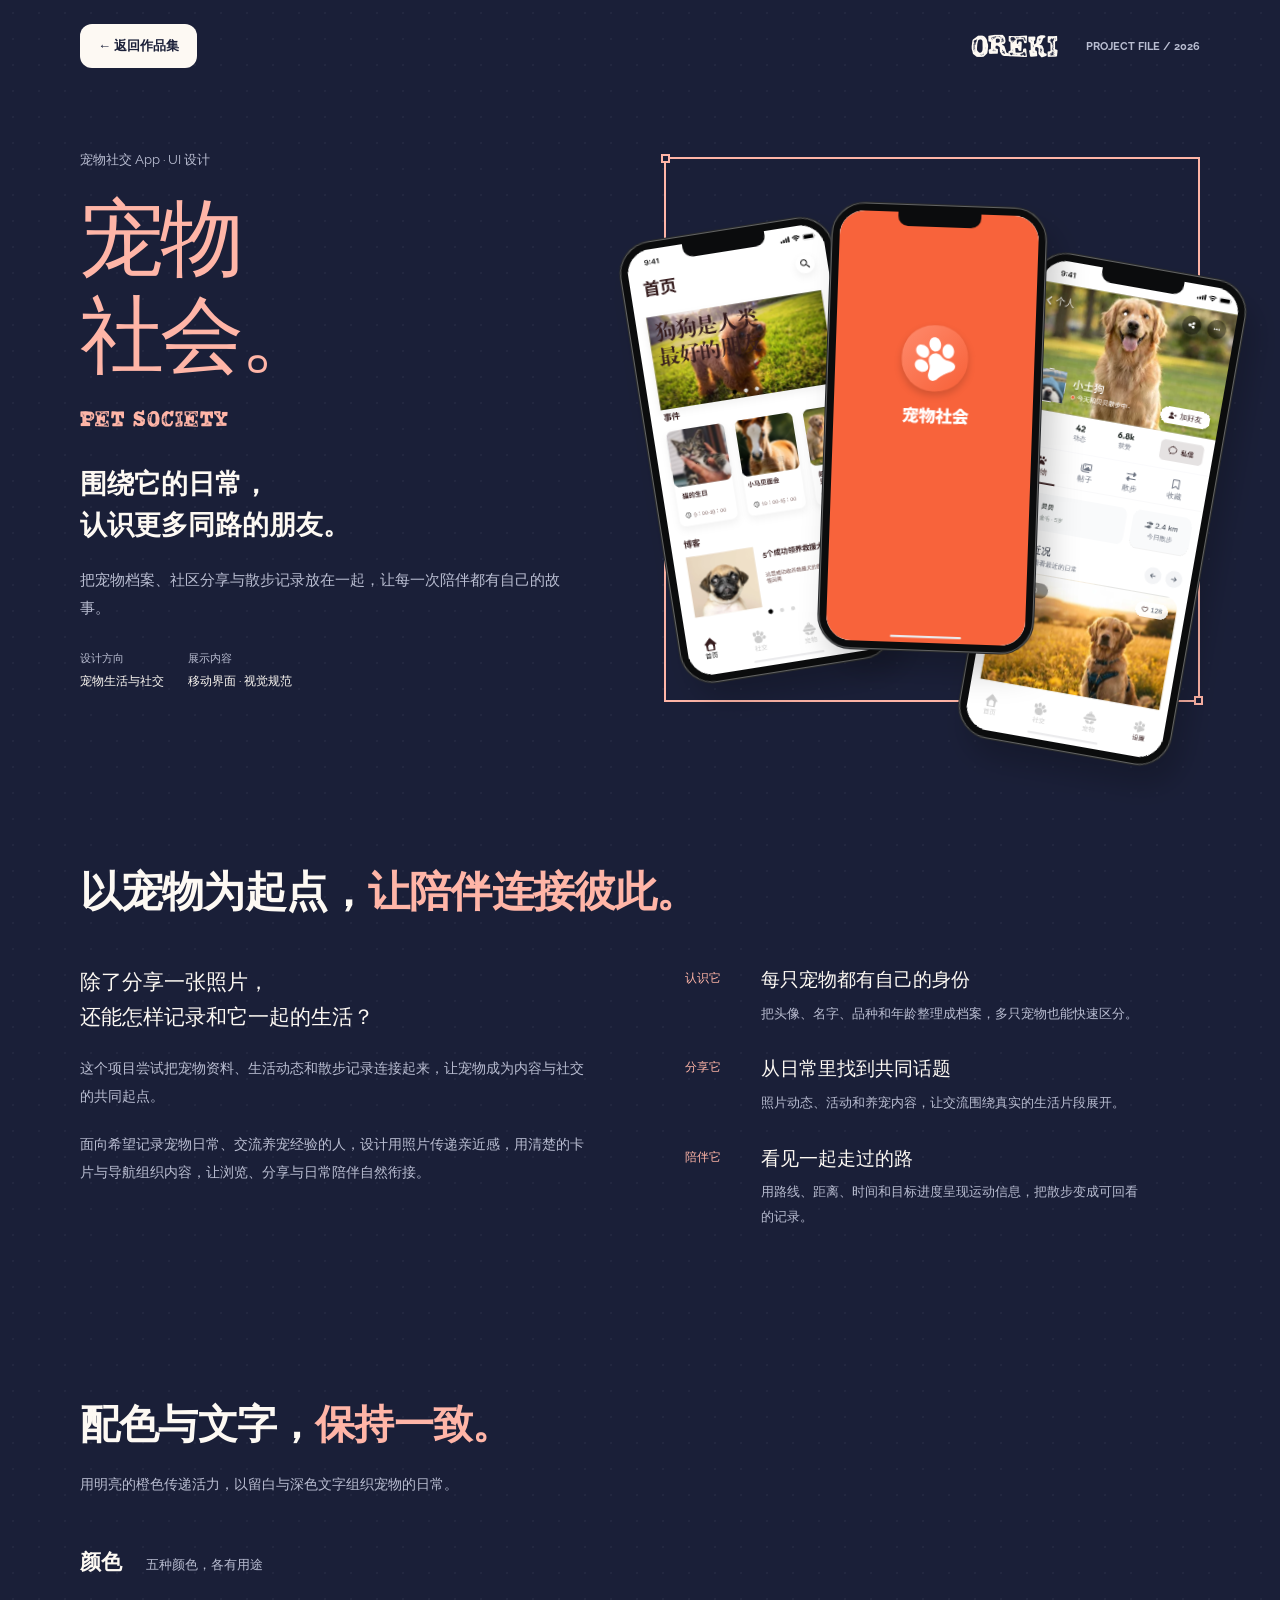
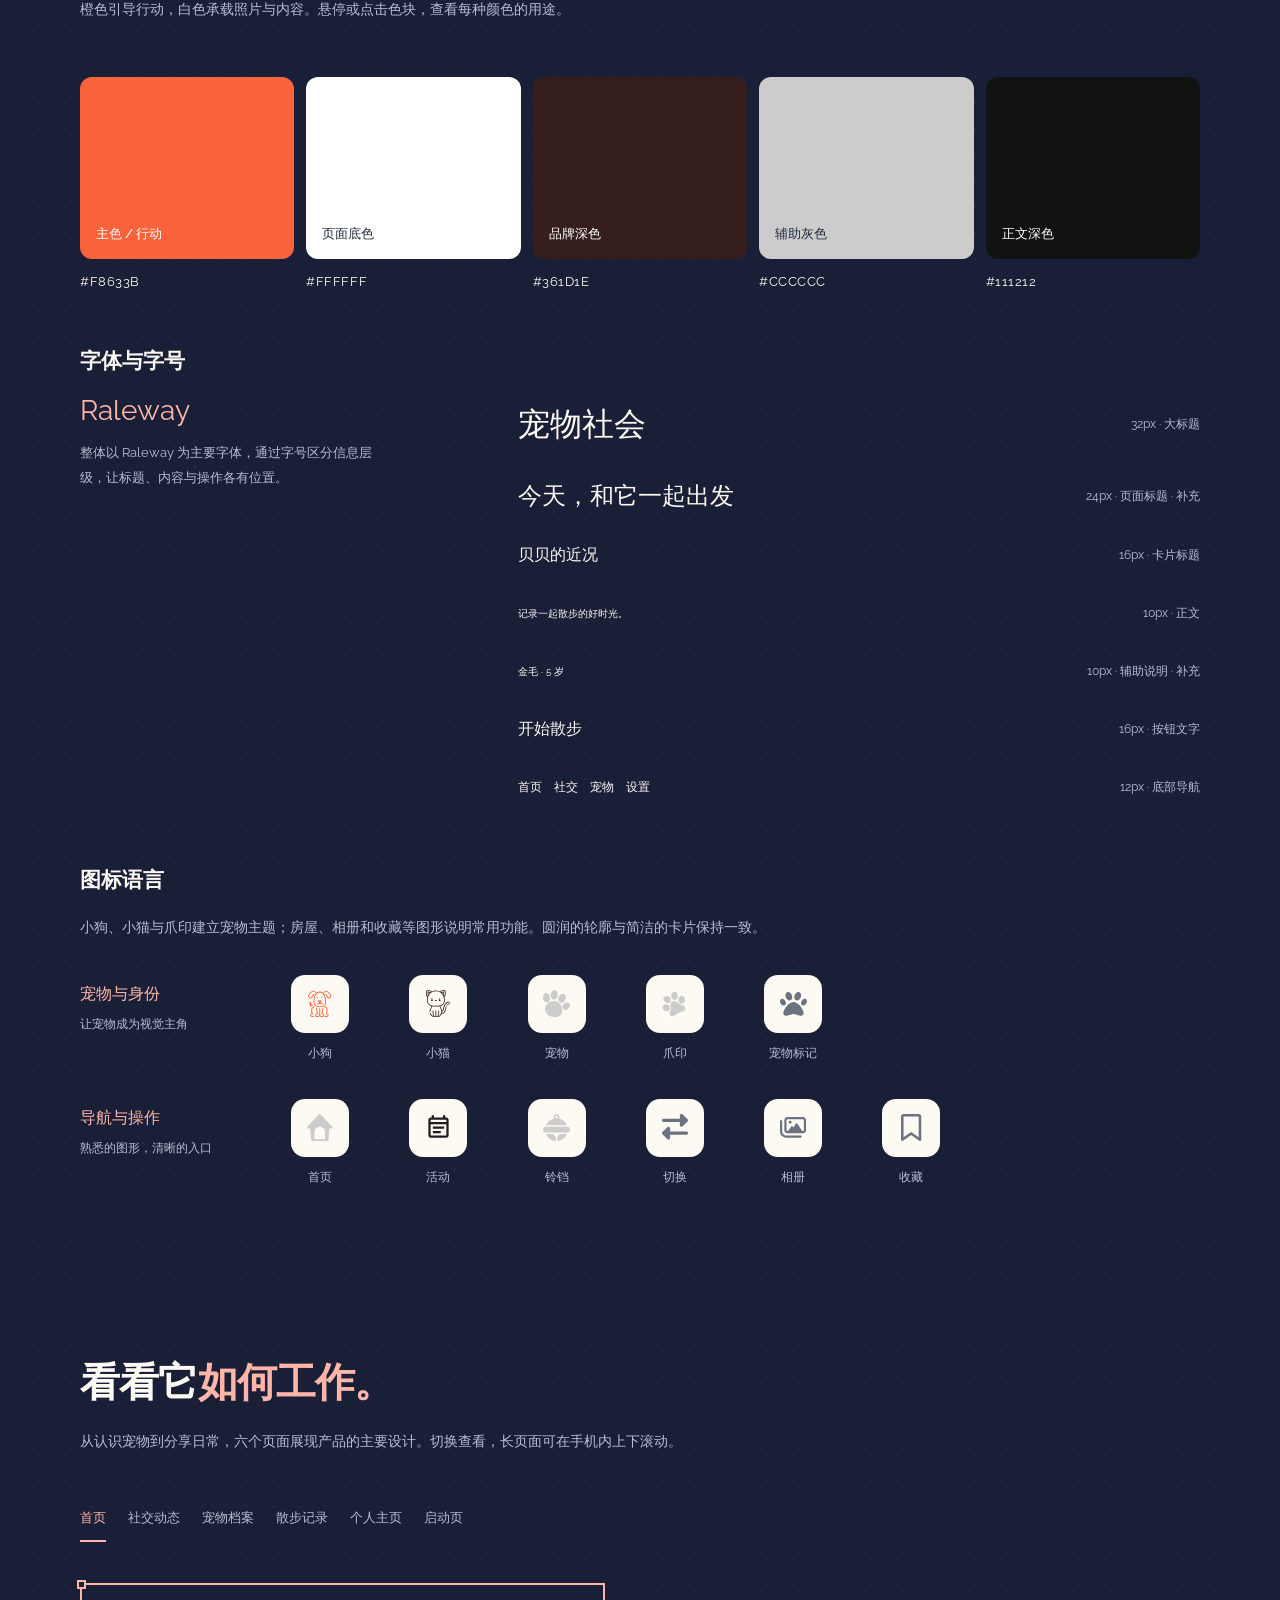
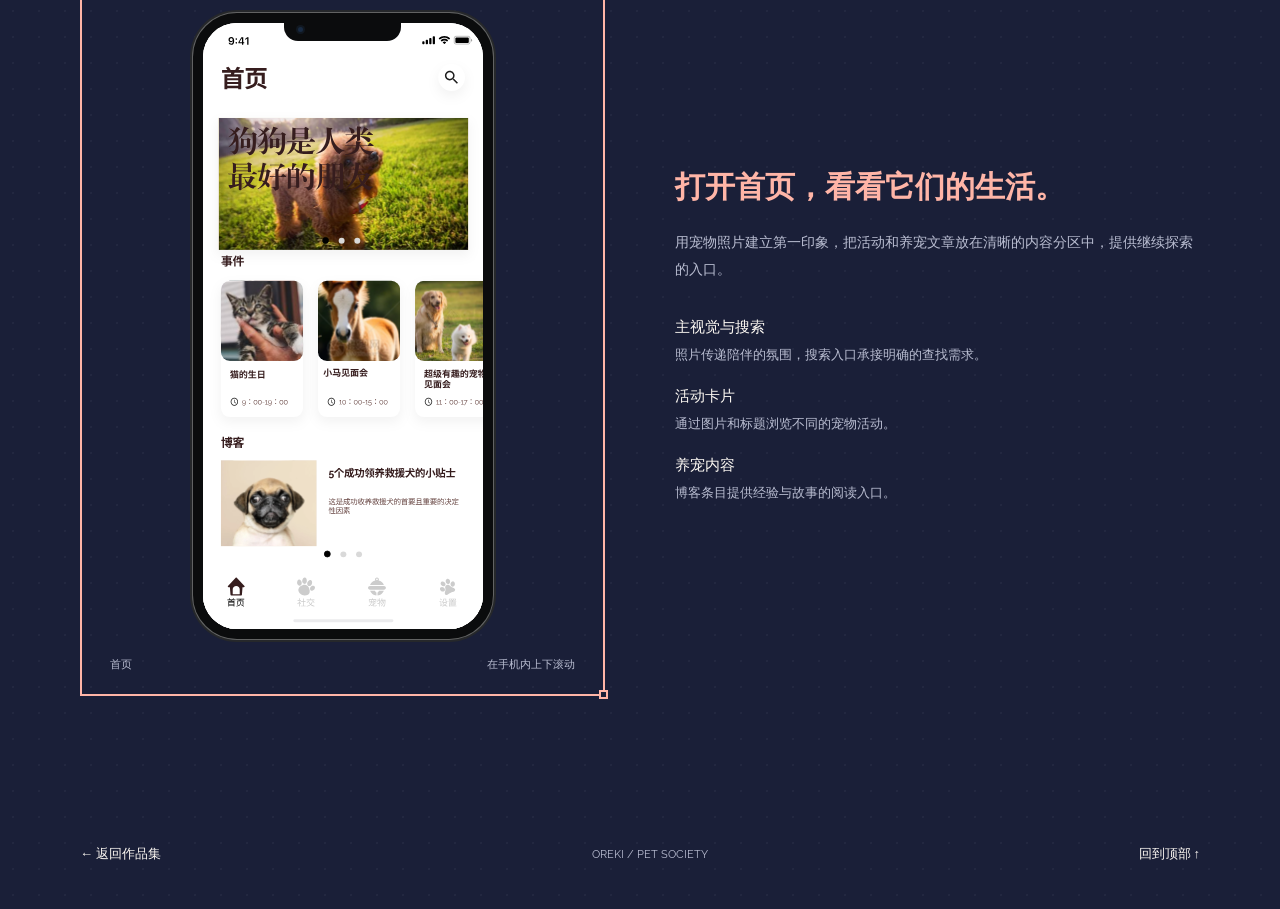
<file: pet-society-detail.html>
<!doctype html>
<html lang="zh-CN">
<head>
  <meta charset="utf-8">
  <meta name="viewport" content="width=device-width, initial-scale=1">
  <meta name="theme-color" content="#1a1f38">
  <meta name="description" content="宠物社会 App UI 设计：连接宠物档案、社区动态与日常散步，让陪伴有迹可循。">
  <title>个人网站</title>
  <link rel="icon" href="data:image/svg+xml,%3Csvg xmlns='http://www.w3.org/2000/svg' viewBox='0 0 32 32'%3E%3Crect width='32' height='32' rx='7' fill='%23c4478f'/%3E%3Ccircle cx='16' cy='16' r='8' fill='none' stroke='%23ffffff' stroke-width='3'/%3E%3C/svg%3E">
  <style>
@font-face{font-family:Raleway;src:url(assets/Raleway-VF.woff2) format("woff2");font-weight:100 900;font-display:swap}
.type-scale,.font-name{font-family:Raleway,sans-serif}
    @font-face{font-family:Renju;src:url('assets/Renju.woff2') format('woff2');font-display:swap}
    :root{--night:#1a1f38;--ink:#fdf9f3;--muted:#b9bdd1;--pink:#ffb5a7;--magenta:#ec8ec3;--blue:#2b7de9;--line:#46506e;--rust:#b74125;--cream:#fdf9f3}
    *,*::before,*::after{box-sizing:border-box}
    html{scroll-behavior:smooth;scroll-padding-top:94px;background:var(--night)}
    body{margin:0;min-width:320px;background-color:var(--night);background-image:radial-gradient(rgba(221,222,238,.12) .8px,transparent 1px);background-size:26px 26px;color:var(--ink);font-family:Raleway,sans-serif;-webkit-font-smoothing:antialiased}
    a{color:inherit;text-decoration:none}button{font:inherit;cursor:pointer}img,video{display:block;max-width:100%}figure,p,dl{margin:0}button,a{-webkit-tap-highlight-color:transparent}
    ::selection{background:var(--pink);color:var(--night)}:focus-visible{outline:3px solid var(--pink);outline-offset:5px}::-webkit-scrollbar{width:9px;height:6px}::-webkit-scrollbar-thumb{background:#66708f;border-radius:10px}::-webkit-scrollbar-track{background:var(--night)}
    .shell{width:min(1260px,calc(100% - 80px));margin-inline:auto}.section{padding-block:112px;border-top:1px solid var(--line)}
    .topbar{display:flex;align-items:center;justify-content:space-between;gap:20px;padding-top:24px}.back{display:inline-flex;align-items:center;min-height:44px;padding:10px 18px;border-radius:12px;color:var(--night);background:var(--cream);font-size:13px;font-weight:700}.back:hover{background:var(--pink)}
    .brand{display:flex;align-items:center;gap:14px}.brand strong{font:30px/1 Renju,sans-serif}.brand span{border-left:1px solid var(--line);padding-left:14px;color:var(--muted);font-size:11px;font-weight:700}
    .hero{display:grid;grid-template-columns:minmax(0,1fr) minmax(0,1fr);gap:64px;align-items:center;min-height:770px;padding-block:70px 90px}
    .tag{display:inline-block;padding:7px 12px;background:var(--blue);color:white;border-radius:5px;font-size:12px;font-weight:700}
    h1{font:clamp(76px,8.25vw,124px)/.83 Renju,sans-serif;letter-spacing:.005em;color:var(--pink);margin:34px 0 28px}h1 span{display:block;margin-left:.07em}
    .hero-lead{max-width:20em;font-size:clamp(21px,2.1vw,30px);line-height:1.55;font-weight:700}.hero-note{max-width:32em;margin-top:20px;color:var(--muted);line-height:1.9;font-size:15px}
    .meta{display:flex;flex-wrap:wrap;gap:22px 34px;border-top:1px solid var(--line);padding-top:24px;margin-top:32px}.meta dt{font-size:11px;color:var(--muted);margin-bottom:7px}.meta dd{margin:0;font-size:13px}.text-link{display:inline-block;padding-block:12px;color:var(--pink);font-size:14px;font-weight:700}
    .hero-board{height:600px;margin-top:18px}.hero-screen{position:absolute;width:44%;height:435px;overflow:hidden;filter:drop-shadow(12px 18px 15px rgba(0,0,0,.2));animation:arrive .9s cubic-bezier(.16,1,.3,1) both}.hero-screen img{width:100%;height:100%;object-fit:cover}.hero-screen:first-of-type{left:-3%;top:69px;transform:rotate(-9deg)}.hero-screen:nth-of-type(2){left:30%;top:47px;z-index:2;transform:rotate(2deg);animation-delay:.1s}.hero-screen:nth-of-type(3){right:-2%;top:105px;transform:rotate(10deg);animation-delay:.2s}
    @keyframes arrive{from{opacity:.5;translate:0 28px}to{opacity:1;translate:0 0}}
    .chapter-nav{position:sticky;top:0;z-index:20;background:var(--night);border-top:1px solid var(--line);border-bottom:1px solid var(--line)}.chapter-nav .shell{display:flex;gap:36px;overflow-x:auto;scrollbar-width:thin}.chapter-nav a{padding:20px 0;white-space:nowrap;font-size:13px;color:var(--muted);border-bottom:2px solid transparent}.chapter-nav a:hover,.chapter-nav a[aria-current]{color:var(--pink);border-bottom-color:var(--pink)}
    h2{font-size:clamp(32px,4vw,58px);line-height:1.28;letter-spacing:-.03em;margin:0;text-wrap:balance}h3{margin:0;font-size:23px;line-height:1.5}.lead-copy{font-size:16px;color:var(--muted);line-height:1.95;max-width:36em}.heading{display:flex;justify-content:space-between;gap:44px;align-items:end;margin-bottom:52px}.heading .lead-copy{max-width:28em}.pink{color:var(--pink)}
    .story-grid{display:grid;grid-template-columns:1.05fr 1fr;gap:90px;align-items:start}.story-copy p+p{margin-top:20px}
    .route{display:grid;grid-template-columns:repeat(3,minmax(0,1fr));margin-top:70px;border-top:1px solid var(--line);border-bottom:1px solid var(--line)}.route-item{padding:28px 32px 28px 0;position:relative}.route-item+.route-item{border-left:1px solid var(--line);padding-left:32px}.route-item span{font:44px/1 Renju,sans-serif;color:var(--pink);display:inline-block;margin-bottom:17px}.route-item h3{font-size:21px}.route-item p{font-size:14px;color:var(--muted);line-height:1.85;margin-top:12px}
    .system-title{display:flex;gap:24px;align-items:baseline;margin-bottom:24px}.system-title span{color:var(--muted);font-size:13px}.subsection{margin-top:68px}.subsection>p{font-size:14px;line-height:1.9;color:var(--muted);max-width:62em;margin-bottom:28px}
    .palette{display:grid;grid-template-columns:1fr 1fr 1fr 1fr 1fr;gap:12px}.color-block{height:182px;display:flex;align-items:end;padding:16px;border-radius:12px}.color-block span{font-size:13px;color:#222b3d;font-weight:500}.swatch:first-child .color-block span{color:#fff}.swatch h4{margin:15px 0 7px;font-size:16px}.swatch p{font-size:12px;color:var(--muted);line-height:1.7}.swatch code{font-family:inherit;font-size:13px;letter-spacing:.04em}
    .font-board{display:grid;grid-template-columns:.9fr 1.1fr;gap:65px;border-block:1px solid var(--line);padding-block:40px}.font-poster{padding:15px 0}.font-poster .font-name{font-size:24px;color:var(--pink)}.font-poster .font-note{font-size:13px;line-height:1.9;color:var(--muted);margin-top:25px;max-width:28em}
    .type-row{display:flex;align-items:center;justify-content:space-between;gap:14px;min-height:61px;border-bottom:1px solid var(--line);padding:13px 0}.type-row:first-child{padding-top:0;min-height:72px}.type-row:last-child{border:0}.type-row span{font-weight:400;line-height:1.5}.type-row small{font-size:12px;color:var(--muted);white-space:nowrap}.type-row .t36{font-size:36px}.type-row .t24{font-size:24px}.type-row .t17{font-size:17px}.type-row .t13{font-size:13px}.type-row .t14{font-size:14px}.type-row .t10{font-size:10px}
    .screen-tabs{display:flex;flex-wrap:wrap;gap:9px;margin-bottom:32px}.screen-tab{border:1px solid var(--line);background:transparent;color:var(--muted);padding:12px 18px;min-height:46px;border-radius:5px;font-size:13px}.screen-tab[aria-selected=true]{background:var(--pink);border-color:var(--pink);color:var(--night);font-weight:700}.screen-tab:hover{border-color:var(--pink);color:var(--ink)}.screen-tab[aria-selected=true]:hover{color:var(--night)}
    .screen-panel{display:grid;grid-template-columns:minmax(0,1fr) minmax(0,1fr);gap:80px;align-items:center}.screen-stage{padding:36px 30px 24px}.screen-window{width:300px;max-width:100%;height:575px;margin:auto;overflow-y:auto;scrollbar-width:thin;scrollbar-color:#69758e transparent}.screen-window img{width:100%;height:auto}.screen-caption{display:flex;justify-content:space-between;gap:16px;font-size:11px;color:var(--muted);margin-top:24px}.screen-copy h3{font-size:38px;color:var(--pink)}.screen-copy>p{font-size:15px;line-height:1.95;color:var(--muted);margin-top:20px}.screen-copy dl{margin-top:30px}.screen-copy dl>div{padding:18px 0;border-top:1px solid var(--line)}.screen-copy dt{font-size:16px;margin-bottom:9px}.screen-copy dd{margin:0;font-size:13px;line-height:1.85;color:var(--muted)}.screen-copy .screen-place{font:21px/1.4 Renju,sans-serif;color:var(--pink);margin-bottom:10px}.screen-place:empty{display:none}.panel-footer{display:flex;flex-wrap:wrap;gap:24px;align-items:center;margin-top:20px}.next-screen:hover,.text-link:hover{text-decoration:underline;text-underline-offset:6px}.end-nav{display:flex;justify-content:space-between;align-items:center;gap:20px;padding-block:30px 46px;border-top:1px solid var(--line);font-size:13px}.end-nav span{font-size:11px;color:var(--muted)}
    @media(min-width:1600px){.hero{min-height:850px}}
    @media(max-width:1100px){.hero{gap:35px}.hero-board{height:510px}.hero-screen{height:370px}.hero-screen:first-of-type{top:58px}.hero-screen:nth-of-type(2){top:40px}.hero-screen:nth-of-type(3){top:90px}.story-grid{gap:44px}.heading{gap:32px}.heading .lead-copy{max-width:24em}.font-board{gap:35px}.screen-panel{gap:42px}}
    @media(max-width:800px){.shell{width:calc(100% - 40px)}.section{padding-block:78px}.hero{grid-template-columns:1fr;padding-block:60px 70px;gap:52px;min-height:0}.hero h1{font-size:clamp(86px,16vw,130px)}.hero-note{max-width:35em}.hero-board{width:min(580px,94%);height:570px;margin-inline:auto}.hero-screen{height:425px}.story-grid,.font-board,.screen-panel,.reflection{grid-template-columns:minmax(0,1fr);gap:38px}.heading{display:block}.heading .lead-copy{max-width:40em;margin-top:25px}.chapter-nav .shell{gap:27px}.palette{grid-template-columns:repeat(3,1fr);gap:28px 14px}.color-block{height:150px}.screen-copy h3{font-size:31px}.screen-stage{width:min(460px,100%);margin-inline:auto}.brand span{font-size:10px}}
    @media(max-width:480px){.shell{width:calc(100% - 36px)}.brand span{display:none}.brand strong{font-size:26px}.topbar{padding-top:16px}.hero{padding-top:51px}.hero h1{font-size:21vw}.hero-lead{font-size:21px}.hero-note{font-size:14px}.meta{gap:20px 25px}.meta dd{font-size:12px}.hero-board{height:418px;width:96%}.hero-screen{height:296px;width:49%}.hero-screen:first-of-type{top:63px;left:-2%;transform:rotate(-6deg)}.hero-screen:nth-of-type(2){left:26%;top:46px;transform:rotate(1deg)}.hero-screen:nth-of-type(3){right:-2%;top:80px;transform:rotate(6deg)}.chapter-nav a{font-size:12px;padding-block:17px}.chapter-nav .shell{gap:25px}.section{padding-block:65px}h2{font-size:31px;line-height:1.4}.lead-copy{font-size:14px}.story-grid{gap:32px}.route{grid-template-columns:1fr;margin-top:40px}.route-item,.route-item+.route-item{padding:24px 0 24px 60px;border-left:0}.route-item+.route-item{border-top:1px solid var(--line)}.route-item span{position:absolute;left:0;top:26px;font-size:34px}.route-item h3{font-size:20px}.system-title{align-items:center;gap:15px}.system-title h3{font-size:22px}.system-title span{font-size:11px}.palette{grid-template-columns:repeat(2,minmax(0,1fr))}.color-block{height:120px}.subsection{margin-top:49px}.font-board{padding-block:27px}.font-poster .font-name{font-size:22px}.type-row .t36{font-size:36px}.type-row small{font-size:11px}.screen-tab{font-size:12px;padding:10px 13px}.screen-tabs{gap:7px}.screen-stage{padding:24px 18px 20px}.screen-window{height:520px}.screen-caption{font-size:10px}.end-nav span{display:none}.end-nav{font-size:12px}}
    @media(prefers-reduced-motion:reduce){html{scroll-behavior:auto}.hero-screen{animation:none}}
    .palette{--palette-duration:700ms;--palette-easing:cubic-bezier(.25,.1,.25,1);transition:grid-template-columns var(--palette-duration) var(--palette-easing)}
    .swatch{min-width:0}
    .color-block{width:100%;border:0;text-align:left;font-family:inherit;cursor:pointer;transform-origin:center bottom;transition:transform var(--palette-duration) var(--palette-easing)}
    .swatch.is-active .color-block{transform:scaleY(1.035)}
    .color-block:focus-visible{outline:2px solid var(--pink);outline-offset:5px}
    #palette-description{min-height:3.8em}
    @media(min-width:801px){
      .palette:has(.swatch:nth-child(1).is-active){grid-template-columns:2.1fr 1fr 1fr 1fr 1fr}
      .palette:has(.swatch:nth-child(2).is-active){grid-template-columns:1fr 2.1fr 1fr 1fr 1fr}
      .palette:has(.swatch:nth-child(3).is-active){grid-template-columns:1fr 1fr 2.1fr 1fr 1fr}
      .palette:has(.swatch:nth-child(4).is-active){grid-template-columns:1fr 1fr 1fr 2.1fr 1fr}
      .palette:has(.swatch:nth-child(5).is-active){grid-template-columns:1fr 1fr 1fr 1fr 2.1fr}
    }
    @media(max-width:800px){.swatch.is-active .color-block{transform:scale(1.025)}#palette-description{min-height:5.7em}}
    @media(max-width:480px){#palette-description{min-height:9.5em}}
    @media(prefers-reduced-motion:reduce){.palette,.color-block{transition:none}.swatch.is-active .color-block{transform:none}}

    /* Spacing carries the structure of this simplified case study. */
    body{background-image:radial-gradient(rgba(221,222,238,.045) .8px,transparent 1px)}
    .shell{width:min(1120px,calc(100% - 80px))}.section{border:0;padding-block:84px}
    .hero{min-height:710px;gap:48px;padding-block:65px 70px}
    h1{font-size:clamp(76px,7.5vw,108px);margin-top:20px}
    .project-category{font-size:13px;color:var(--muted)}
    .hero-board{position:relative;height:545px}.hero-screen{height:400px}
    .meta{border:0;padding-top:0;gap:24px;margin-top:28px}.meta dd{font-size:12px}.brand span{border:0}
    .chapter-nav{position:static;border:0;background:transparent}.chapter-nav .shell{gap:32px}.chapter-nav a{padding-block:12px;font-size:12px;border:0}
    h2{font-size:clamp(30px,3.1vw,42px);line-height:1.4;letter-spacing:-.02em}
    .heading{display:block;margin-bottom:40px}.heading .lead-copy{max-width:48em;margin-top:18px;font-size:14px}
    .story-grid{grid-template-columns:.85fr 1.15fr;gap:72px}.story-copy .lead-copy{font-size:15px}
    .route{gap:40px;margin-top:40px;border:0}.route-item,.route-item+.route-item{padding:0;border:0}.route-item h3{font-size:18px;font-weight:500}.route-item p{font-size:13px}
    .subsection{margin-top:48px}.system-title{margin-bottom:18px}.system-title h3{font-size:21px}
    #palette-description{min-height:3.8em}.swatch h4{font-weight:400;margin-top:12px}
    .font-board{grid-template-columns:.7fr 1.3fr;border:0;padding-block:0;gap:70px}.font-poster{padding:0}.font-poster .font-name{font-size:28px}.font-poster .font-note{margin-top:14px;max-width:23em}
    .type-row{border:0;min-height:58px;padding-block:12px}
    .screen-tabs{gap:10px 22px;margin-bottom:36px}.screen-tab{border:0;border-bottom:2px solid transparent;border-radius:0;padding:10px 0;background:transparent}
    .screen-tab[aria-selected=true],.screen-tab[aria-selected=true]:hover{background:transparent;color:var(--pink);border-color:var(--pink);font-weight:500}.screen-tab:hover{border-color:transparent;color:var(--ink)}
    .screen-panel{gap:70px}.screen-stage{padding:0 28px}.screen-copy h3{font-size:30px}.screen-copy dl{margin-top:24px}.screen-copy dl>div{border:0;padding:10px 0}.screen-copy dt{font-size:15px;margin-bottom:6px}.screen-copy>p{font-size:14px}.screen-caption{margin-top:18px}
    .end-nav{border:0;margin-top:35px}
    @media(max-width:800px){
      .shell{width:calc(100% - 40px)}.section{padding-block:64px}.hero{padding-block:48px;gap:22px}.hero-board{height:510px}
      .story-grid{grid-template-columns:1fr;gap:28px}.route{gap:24px}.font-board{grid-template-columns:1fr;gap:28px}.font-poster .font-note{max-width:40em}
      .screen-panel{gap:38px}.screen-stage{width:min(460px,100%)}#palette-description{min-height:5.7em}
    }
    @media(max-width:480px){
      .shell{width:calc(100% - 36px)}.section{padding-block:50px}h1{font-size:21vw}.hero-board{height:390px}.hero-screen{height:296px}
      .hero-note{margin-top:16px}.meta{gap:20px}.meta dd{font-size:11px}.chapter-nav .shell{gap:26px}.chapter-nav a{font-size:12px}
      .route{grid-template-columns:1fr;gap:24px;margin-top:30px}.route-item h3{font-size:18px}.subsection{margin-top:36px}.heading{margin-bottom:30px}
      #palette-description{min-height:7.6em}.type-row{gap:8px}.type-row small{font-size:10px}.type-row .t24{max-width:10em}
      .screen-tabs{gap:4px 21px}.screen-tab{font-size:12px}.screen-stage{padding:0 8px}.screen-copy h3{font-size:26px}.end-nav{margin-top:15px}
    }

    .frame{position:relative;border:2px solid var(--pink)}
    .frame::before,.frame::after{content:'';position:absolute;z-index:4;width:9px;height:9px;border:2px solid var(--pink);background:var(--night);pointer-events:none}
    .frame::before{left:-5px;top:-5px}.frame::after{right:-5px;bottom:-5px}
    .frame:hover{border-color:transparent}.frame:hover>.frame-dashes{opacity:1}
    .screen-stage.frame{padding-block:28px 22px}
    @media(max-width:480px){.screen-stage.frame{padding-block:20px 18px}}

    .phone-device{position:relative;width:300px;max-width:100%;aspect-ratio:1/2;margin:auto;background:#0b0c0d;border:10px solid #0b0c0d;border-radius:44px;box-shadow:0 0 0 1px #626363,0 0 0 3px #26282b}
    .phone-device::before{content:'';position:absolute;z-index:2;top:-1px;left:29%;width:42%;height:19px;border-radius:0 0 14px 14px;background:#0b0c0d;pointer-events:none}
    .phone-device::after{content:'';position:absolute;z-index:3;top:4px;left:34%;width:5px;height:5px;border-radius:50%;background:#182a42;box-shadow:0 0 0 2px #111820;pointer-events:none}
    .phone-device .screen-window{width:100%;height:100%;border-radius:34px;overflow-y:auto;overflow-x:hidden;scrollbar-width:none;background:var(--cream);overscroll-behavior-y:contain;touch-action:pan-y}
    .phone-device .screen-window::-webkit-scrollbar{display:none}
    .phone-device .screen-window:focus-visible{outline:2px solid var(--pink);outline-offset:4px}
    .phone-device .screen-window img{display:block;max-width:none;width:100%;height:auto;cursor:default}
    .screen-tabs{position:relative;flex-wrap:nowrap;overflow-x:auto;scrollbar-width:none;padding-bottom:5px}
    .screen-tabs::-webkit-scrollbar{display:none}
    .screen-tab{flex-shrink:0;white-space:nowrap}
    .screen-tab[aria-selected=true],.screen-tab[aria-selected=true]:hover{border-bottom-color:transparent}
    .tab-indicator{position:absolute;left:0;bottom:5px;height:2px;background:var(--pink);pointer-events:none;transition:transform 550ms cubic-bezier(.22,.61,.36,1),width 550ms cubic-bezier(.22,.61,.36,1)}
    .screen-tabs.is-measuring .tab-indicator{transition:none}
    @media(prefers-reduced-motion:reduce){.tab-indicator{transition:none}}
  
    .frame-dashes{position:absolute;inset:-1px;width:calc(100% + 2px);height:calc(100% + 2px);overflow:visible;pointer-events:none;opacity:0;color:var(--pink)}
    .frame-dashes rect{fill:none;stroke:currentColor;stroke-width:2;stroke-dasharray:12 10;vector-effect:non-scaling-stroke}
    
    .phone-device img[src$="home.svg"],.phone-device img[src$="profile.svg"]{width:105.1282%;margin-left:-2.5641%}
    .phone-device img[src$="destination.svg"]{width:107.6923%;margin-left:-3.8462%}
    .hero-screen{width:40%;height:auto;aspect-ratio:1/2;border:7px solid #0b0c0d;border-radius:32px;background:var(--cream);box-shadow:0 0 0 1px #626363,0 0 0 2px #26282b}
    .hero-screen::before{content:'';position:absolute;z-index:2;top:0;left:29%;width:42%;height:14px;border-radius:0 0 10px 10px;background:#0b0c0d;pointer-events:none}
    .hero-screen img{max-width:none;height:auto;object-fit:initial}
    .hero-screen img[src$="home.svg"]{width:105.1282%;margin-left:-2.5641%}
    
    @media(max-width:480px){.hero-screen{width:44%;border-width:5px;border-radius:24px}.hero-screen::before{height:10px;border-radius:0 0 8px 8px}}

    .icon-rows{display:grid;gap:36px;margin-top:34px}
    .icon-row{display:grid;grid-template-columns:160px minmax(0,1fr);gap:28px;align-items:start}
    .icon-group-label{padding-top:9px}
    .icon-group-label h4{font-size:16px;font-weight:500;color:var(--pink);margin:0}
    .icon-group-label p{font-size:12px;line-height:1.8;color:var(--muted);margin-top:9px}
    .icon-navigation,.icon-actions{display:grid;grid-template-columns:repeat(8,minmax(0,1fr));gap:20px 14px}
    .icon-rows figure{min-width:0;text-align:center}
    .icon-sample{width:58px;height:58px;margin-inline:auto;display:grid;place-items:center;background:var(--cream);border-radius:14px}
    .icon-sample img{width:27px;height:27px;object-fit:contain}
    .icon-sample .compass-icon{width:53px;height:53px}
    .icon-rows figcaption{font-size:12px;line-height:1.6;color:var(--muted);margin-top:11px;white-space:nowrap}
    @media(max-width:1000px){.icon-row{grid-template-columns:135px minmax(0,1fr);gap:22px}.icon-navigation,.icon-actions{grid-template-columns:repeat(5,minmax(0,1fr));gap:23px 12px}}
    @media(max-width:600px){.icon-rows{gap:30px;margin-top:26px}.icon-row{grid-template-columns:1fr;gap:19px}.icon-group-label{padding-top:0;display:flex;align-items:baseline;justify-content:space-between;gap:12px}.icon-group-label p{margin:0;font-size:11px}.icon-group-label h4{font-size:15px}.icon-navigation,.icon-actions{grid-template-columns:repeat(5,minmax(0,1fr));gap:22px 10px}.icon-sample{width:48px;height:48px;border-radius:12px}.icon-sample img{width:24px;height:24px}.icon-sample .compass-icon{width:46px;height:46px}.icon-rows figcaption{font-size:10px;margin-top:9px}}
    @media(max-width:360px){.icon-actions{grid-template-columns:repeat(4,minmax(0,1fr))}.icon-navigation{gap:18px 6px}.icon-sample{width:44px;height:44px}}

    .story-headline{font-size:clamp(32px,3.3vw,46px);line-height:1.4;margin-bottom:44px}
    .story-headline .pink{display:inline-block}
    .story-editorial{display:grid;grid-template-columns:1fr 1fr;gap:clamp(48px,7vw,104px);align-items:start}
    .story-editorial .story-copy{max-width:32em}
    .story-editorial .lead-copy{font-size:14px;line-height:2;color:var(--muted)}
    .story-editorial .lead-copy strong{display:block;margin-bottom:20px;font-size:21px;line-height:1.65;color:var(--ink);font-weight:500}
    .story-editorial .story-copy p+p{margin-top:20px}
    .journey-sequence{display:grid;gap:28px}
    .journey-step{display:grid;grid-template-columns:56px minmax(0,1fr);gap:20px}
    .journey-step .journey-phase{font-size:12px;color:var(--pink);line-height:1.8;padding-top:3px;white-space:nowrap}
    .journey-step h3{font-size:19px;font-weight:500;line-height:1.5}
    .journey-step div>p{font-size:13px;line-height:1.9;color:var(--muted);margin-top:8px;max-width:29em}
    @media(max-width:800px){.story-editorial{gap:36px}.story-headline{margin-bottom:32px}.story-editorial .lead-copy strong{font-size:18px}.story-question-break{display:none}.journey-step{grid-template-columns:48px minmax(0,1fr);gap:14px}}
    @media(max-width:600px){.story-editorial{grid-template-columns:1fr;gap:36px}.story-headline{font-size:32px;margin-bottom:28px}.story-headline .pink{display:block}.story-editorial .story-copy{max-width:none}.story-editorial .lead-copy strong{font-size:20px;margin-bottom:16px}.journey-sequence{gap:25px}.journey-step{grid-template-columns:56px minmax(0,1fr);gap:18px}.journey-step h3{font-size:18px}}

    .phone-device img[src$="home.svg"],.phone-device img[src$="profile.svg"],.hero-screen img[src$="home.svg"]{width:100%;margin-left:0}
    .phone-device{aspect-ratio:375/812}.phone-device .screen-window{background:#fff}
    .hero-screen{aspect-ratio:375/812;background:#fff}
    .swatch:nth-child(3) .color-block span,.swatch:nth-child(5) .color-block span{color:#fff}
    .hero h1{font-family:Raleway,sans-serif;font-size:clamp(64px,6.6vw,90px);line-height:1.15;letter-spacing:-.05em}
    .hero h1 span{margin-left:0}.hero h1 small{display:block;font:22px/1.5 Renju,sans-serif;letter-spacing:.05em;margin-top:18px}
    @media(max-width:480px){.hero h1{font-size:64px}.hero-screen{width:40%}}

    /* Match the inner screen to the SVG, excluding the shell border. */
    .phone-device{aspect-ratio:auto}
    .phone-device .screen-window{height:auto;aspect-ratio:375/812}
    .hero-screen{aspect-ratio:auto}
    .hero-screen img{width:100%;height:auto}

    .hero-board.frame{isolation:isolate}
    .hero-board>.frame-dashes{z-index:0}
    .hero-board>.hero-screen{z-index:1}
    .hero-board>.hero-screen:nth-of-type(2){z-index:2}
    .hero-board.frame::before,.hero-board.frame::after{z-index:0}
</style>
<link rel="stylesheet" href="assets/scene-transition.css">
<script src="assets/scene-transition.js" defer></script>
</head>
<body>
  <header class="topbar shell"><a class="back" href="portfolio.html#work" data-scene-link>← 返回作品集</a><a class="brand" href="index.html" aria-label="OREKI 首页" data-scene-link><strong>OREKI</strong><span>PROJECT FILE / 2026</span></a></header>
  <main>
    <section class="hero shell" aria-labelledby="project-title">
      <div><p class="project-category">宠物社交 App · UI 设计</p><h1 id="project-title">宠物<span>社会。</span><small>PET SOCIETY</small></h1><p class="hero-lead">围绕它的日常，<br>认识更多同路的朋友。</p><p class="hero-note">把宠物档案、社区分享与散步记录放在一起，让每一次陪伴都有自己的故事。</p><dl class="meta"><div><dt>设计方向</dt><dd>宠物生活与社交</dd></div><div><dt>展示内容</dt><dd>移动界面 · 视觉规范</dd></div></dl></div>
      <div class="hero-board frame" aria-label="宠物社会首页、启动页和个人主页展示"><div class="hero-screen"><img src="assets/pet-pages/home.svg" alt="宠物社会首页" fetchpriority="high"></div><div class="hero-screen"><img src="assets/pet-pages/intro.svg" alt="宠物社会启动页" fetchpriority="high"></div><div class="hero-screen"><img src="assets/pet-pages/profile.svg" alt="宠物社会个人主页" fetchpriority="high"></div></div>
    </section>
    <section class="section shell" id="story" aria-labelledby="story-title">
      <h2 id="story-title" class="story-headline">以宠物为起点，<span class="pink">让陪伴连接彼此。</span></h2>
      <div class="story-editorial"><div class="story-copy"><p class="lead-copy"><strong>除了分享一张照片，<br>还能怎样记录和它一起的生活？</strong>这个项目尝试把宠物资料、生活动态和散步记录连接起来，让宠物成为内容与社交的共同起点。</p><p class="lead-copy">面向希望记录宠物日常、交流养宠经验的人，设计用照片传递亲近感，用清楚的卡片与导航组织内容，让浏览、分享与日常陪伴自然衔接。</p></div><div class="journey-sequence" aria-label="三个设计重点"><article class="journey-step"><p class="journey-phase">认识它</p><div><h3>每只宠物都有自己的身份</h3><p>把头像、名字、品种和年龄整理成档案，多只宠物也能快速区分。</p></div></article><article class="journey-step"><p class="journey-phase">分享它</p><div><h3>从日常里找到共同话题</h3><p>照片动态、活动和养宠内容，让交流围绕真实的生活片段展开。</p></div></article><article class="journey-step"><p class="journey-phase">陪伴它</p><div><h3>看见一起走过的路</h3><p>用路线、距离、时间和目标进度呈现运动信息，把散步变成可回看的记录。</p></div></article></div></div>
    </section>
    <section class="section shell" id="visual-system" aria-labelledby="system-title"><div class="heading"><h2 id="system-title">配色与文字，<span class="pink">保持一致。</span></h2><p class="lead-copy">用明亮的橙色传递活力，以留白与深色文字组织宠物的日常。</p></div>
      <div class="subsection"><div class="system-title"><h3>颜色</h3><span>五种颜色，各有用途</span></div><p>橙色引导行动，白色承载照片与内容。悬停或点击色块，查看每种颜色的用途。</p><div class="palette">
        <article class="swatch"><div class="color-block" style="background:#F8633B"><span>主色 / 行动</span></div><h4><code>#F8633B</code></h4></article>
        <article class="swatch"><div class="color-block" style="background:#FFFFFF"><span>页面底色</span></div><h4><code>#FFFFFF</code></h4></article>
        <article class="swatch"><div class="color-block" style="background:#361D1E"><span>品牌深色</span></div><h4><code>#361D1E</code></h4></article>
        <article class="swatch"><div class="color-block" style="background:#CCCCCC"><span>辅助灰色</span></div><h4><code>#CCCCCC</code></h4></article>
        <article class="swatch"><div class="color-block" style="background:#111212"><span>正文深色</span></div><h4><code>#111212</code></h4></article>
      </div></div>
      <div class="subsection"><div class="system-title"><h3>字体与字号</h3></div><div class="font-board"><div class="font-poster"><p class="font-name">Raleway</p><p class="font-note">整体以 Raleway 为主要字体，通过字号区分信息层级，让标题、内容与操作各有位置。</p></div><div class="type-scale" aria-label="字体资料与补充字号"><div class="type-row"><span style="font-size:32px">宠物社会</span><small>32px · 大标题</small></div><div class="type-row"><span style="font-size:24px">今天，和它一起出发</span><small>24px · 页面标题 · 补充</small></div><div class="type-row"><span style="font-size:16px">贝贝的近况</span><small>16px · 卡片标题</small></div><div class="type-row"><span style="font-size:10px">记录一起散步的好时光。</span><small>10px · 正文</small></div><div class="type-row"><span style="font-size:10px">金毛 · 5 岁</span><small>10px · 辅助说明 · 补充</small></div><div class="type-row"><span style="font-size:16px">开始散步</span><small>16px · 按钮文字</small></div><div class="type-row"><span style="font-size:12px">首页　社交　宠物　设置</span><small>12px · 底部导航</small></div></div></div></div><div class="subsection icon-section" id="icons"><div class="system-title"><h3 id="icons-title">图标语言</h3></div><p>小狗、小猫与爪印建立宠物主题；房屋、相册和收藏等图形说明常用功能。圆润的轮廓与简洁的卡片保持一致。</p><div class="icon-rows"><div class="icon-row"><div class="icon-group-label"><h4>宠物与身份</h4><p>让宠物成为视觉主角</p></div><div class="icon-actions"><figure><div class="icon-sample"><img src="assets/pet-icons/dog%20%281%29.svg" alt="" loading="lazy"></div><figcaption>小狗</figcaption></figure><figure><div class="icon-sample"><img src="assets/pet-icons/Component%206.svg" alt="" loading="lazy"></div><figcaption>小猫</figcaption></figure><figure><div class="icon-sample"><img src="assets/pet-icons/Pet%20icon.svg" alt="" loading="lazy"></div><figcaption>宠物</figcaption></figure><figure><div class="icon-sample"><img src="assets/pet-icons/profile.svg" alt="" loading="lazy"></div><figcaption>爪印</figcaption></figure><figure><div class="icon-sample"><img src="assets/pet-icons/Symbol.svg" alt="" loading="lazy"></div><figcaption>宠物标记</figcaption></figure></div></div><div class="icon-row"><div class="icon-group-label"><h4>导航与操作</h4><p>熟悉的图形，清晰的入口</p></div><div class="icon-actions"><figure><div class="icon-sample"><img src="assets/pet-icons/Shape.svg" alt="" loading="lazy"></div><figcaption>首页</figcaption></figure><figure><div class="icon-sample"><img src="assets/pet-icons/event_note.svg" alt="" loading="lazy"></div><figcaption>活动</figcaption></figure><figure><div class="icon-sample"><img src="assets/pet-icons/pet-bell.svg" alt="" loading="lazy"></div><figcaption>铃铛</figcaption></figure><figure><div class="icon-sample"><img src="assets/pet-icons/Sy1mbol.svg" alt="" loading="lazy"></div><figcaption>切换</figcaption></figure><figure><div class="icon-sample"><img src="assets/pet-icons/Sym1bol.svg" alt="" loading="lazy"></div><figcaption>相册</figcaption></figure><figure><div class="icon-sample"><img src="assets/pet-icons/Symb1ol.svg" alt="" loading="lazy"></div><figcaption>收藏</figcaption></figure></div></div></div></div>
</section>

<section class="section shell" id="screens" aria-labelledby="screens-title"><div class="heading"><h2 id="screens-title">看看它<span class="pink">如何工作。</span></h2><p class="lead-copy">从认识宠物到分享日常，六个页面展现产品的主要设计。切换查看，长页面可在手机内上下滚动。</p></div><div class="screen-tabs" role="tablist" aria-label="选择 App 页面"><button type="button" class="screen-tab" id="tab-home" role="tab" aria-selected="true" aria-controls="screen-panel" tabindex="0" data-page="home">首页</button><button type="button" class="screen-tab" id="tab-social" role="tab" aria-selected="false" aria-controls="screen-panel" tabindex="-1" data-page="social">社交动态</button><button type="button" class="screen-tab" id="tab-pets" role="tab" aria-selected="false" aria-controls="screen-panel" tabindex="-1" data-page="pets">宠物档案</button><button type="button" class="screen-tab" id="tab-walk" role="tab" aria-selected="false" aria-controls="screen-panel" tabindex="-1" data-page="walk">散步记录</button><button type="button" class="screen-tab" id="tab-profile" role="tab" aria-selected="false" aria-controls="screen-panel" tabindex="-1" data-page="profile">个人主页</button><button type="button" class="screen-tab" id="tab-intro" role="tab" aria-selected="false" aria-controls="screen-panel" tabindex="-1" data-page="intro">启动页</button></div><div class="screen-panel" id="screen-panel" role="tabpanel" aria-labelledby="tab-home" tabindex="0"><figure class="screen-stage frame"><div class="phone-device"><div class="screen-window" id="screen-window" tabindex="0" aria-label="界面预览，可上下滚动"><img id="page-image" src="assets/pet-pages/home.svg" alt="宠物社会首页设计" loading="lazy"></div></div><figcaption class="screen-caption"><span id="screen-name">首页</span><span id="screen-hint">在手机内上下滚动</span></figcaption></figure><div class="screen-copy"><p class="screen-place" id="screen-place"></p><h3 id="page-title">打开首页，看看它们的生活。</h3><p id="page-description">用宠物照片建立第一印象，把活动和养宠文章放在清晰的内容分区中，提供继续探索的入口。</p><dl id="page-parts"><div><dt>主视觉与搜索</dt><dd>照片传递陪伴的氛围，搜索入口承接明确的查找需求。</dd></div><div><dt>活动卡片</dt><dd>通过图片和标题浏览不同的宠物活动。</dd></div><div><dt>养宠内容</dt><dd>博客条目提供经验与故事的阅读入口。</dd></div></dl></div></div></section>
  </main>
  <footer class="end-nav shell"><a href="portfolio.html#work" data-scene-link>← 返回作品集</a><span>OREKI / PET SOCIETY</span><a href="#project-title">回到顶部 ↑</a></footer>
<script>
    document.querySelectorAll('.frame').forEach(frame=>{
      const outline=document.createElementNS('http://www.w3.org/2000/svg','svg');
      outline.classList.add('frame-dashes');outline.setAttribute('aria-hidden','true');outline.setAttribute('focusable','false');
      const rect=document.createElementNS('http://www.w3.org/2000/svg','rect');
      rect.setAttribute('width','100%');rect.setAttribute('height','100%');outline.append(rect);frame.append(outline);
    });
    const previousChapters={'#film':'#screens','#structure':'#story','#reflection':'#story'};
    if(previousChapters[location.hash]){history.replaceState(null,'',previousChapters[location.hash]);requestAnimationFrame(()=>document.querySelector(location.hash)?.scrollIntoView());}

    const palette=document.querySelector('.palette');
    const swatches=[...palette.querySelectorAll('.swatch')];
    const paletteDescription=palette.previousElementSibling;
    paletteDescription.id='palette-description';
    paletteDescription.setAttribute('aria-live','polite');
    paletteDescription.setAttribute('aria-atomic','true');
    const paletteOverview=paletteDescription.textContent;
    const colorDescriptions=["活力橙 #F8633B · 品牌主色。用于启动页、添加按钮与重点操作，传递轻快的宠物生活氛围。", "白色 #FFFFFF · 页面底色。为照片、卡片和文字保留明亮清楚的阅读空间。", "深棕色 #361D1E · 品牌深色。用于宠物图形等深色细节，为活泼的色彩补充温暖的轮廓。", "浅灰色 #CCCCCC · 辅助灰色。用于次要图标与非选中状态，帮助区分操作层级。", "近黑色 #111212 · 正文深色。用于标题与主要文字，在白色背景上保持清晰易读。"];
    swatches.forEach(swatch=>{
      const block=swatch.querySelector('.color-block');
      const button=document.createElement('button');
      button.type='button';button.className=block.className;
      button.style.cssText=block.style.cssText;
      button.innerHTML=block.innerHTML;
      button.setAttribute('aria-label',block.textContent+'，'+swatch.querySelector('code').textContent);
      button.setAttribute('aria-controls','palette-description');
      button.setAttribute('aria-pressed','false');
      block.replaceWith(button);
    });
    let activeColor=-1,colorLeaveTimer;
    function selectColor(index){
      clearTimeout(colorLeaveTimer);
      if(index===activeColor)return;
      const enteringOrLeaving=activeColor===-1||index===-1;
      palette.style.setProperty('--palette-duration',enteringOrLeaving?'700ms':'320ms');
      palette.style.setProperty('--palette-easing',enteringOrLeaving?'cubic-bezier(.25,.1,.25,1)':'cubic-bezier(.16,1,.3,1)');
      activeColor=index;
      swatches.forEach((swatch,i)=>{swatch.classList.toggle('is-active',i===index);swatch.querySelector('button').setAttribute('aria-pressed',String(i===index));});
      paletteDescription.textContent=colorDescriptions[index]||paletteOverview;
    }
    swatches.forEach((swatch,index)=>{
      const button=swatch.querySelector('button');
      button.addEventListener('pointerenter',event=>{if(event.pointerType!=='touch')selectColor(index);});
      button.addEventListener('pointerleave',event=>{
        if(event.pointerType==='touch')return;
        colorLeaveTimer=setTimeout(()=>selectColor(swatches.findIndex(item=>item.querySelector('button').matches(':focus-visible'))),100);
      });
      button.addEventListener('focus',()=>selectColor(index));
      button.addEventListener('click',()=>selectColor(index));
    });
    palette.addEventListener('pointerleave',event=>{
      if(event.pointerType==='touch')return;
      selectColor(swatches.findIndex(swatch=>swatch.querySelector('button').matches(':focus-visible')));
    });
    palette.addEventListener('focusout',event=>{if(!palette.contains(event.relatedTarget))selectColor(-1);});
    const pages = {"home": {"name": "首页", "title": "打开首页，看看它们的生活。", "description": "用宠物照片建立第一印象，把活动和养宠文章放在清晰的内容分区中，提供继续探索的入口。", "parts": [["主视觉与搜索", "照片传递陪伴的氛围，搜索入口承接明确的查找需求。"], ["活动卡片", "通过图片和标题浏览不同的宠物活动。"], ["养宠内容", "博客条目提供经验与故事的阅读入口。"]], "image": "pet-pages/home.svg"}, "social": {"name": "社交动态", "title": "让小小的日常，成为共同话题。", "description": "以照片动态为中心，呈现发布者、时间和互动操作，让宠物的日常成为交流的起点。", "parts": [["动态信息", "头像、名字和日期帮助辨认内容来源。"], ["照片分享", "大幅图片承载日常瞬间，卡片区分不同动态。"], ["轻量互动", "点赞与评论入口紧邻内容，方便回应感兴趣的分享。"]], "image": "pet-pages/social.svg"}, "pets": {"name": "宠物档案", "title": "每一位伙伴，都有自己的位置。", "description": "以宠物为单位组织资料，按小狗、小猫分组，让拥有多只宠物的用户也能快速找到对应档案。", "parts": [["分类列表", "通过物种分组，把多个宠物的资料整理清楚。"], ["身份信息", "头像、名字、品种和年龄共同构成档案入口。"], ["添加入口", "底部橙色加号突出新增宠物的操作。"]], "image": "pet-pages/pets.svg"}, "walk": {"name": "散步记录", "title": "一起走过的路，都算数。", "description": "用地图与关键数据呈现运动记录，让距离、时间和目标进度有直观的对应关系。", "parts": [["宠物选择", "顶部头像用于区分本次查看的宠物。"], ["运动数据", "距离、时间与目标进度并排呈现，便于快速阅读。"], ["路线与行动", "地图展示路线和位置，底部提供开始运动的入口。"]], "image": "pet-pages/walk.svg"}, "profile": {"name": "个人主页", "title": "从一个名字，认识它的世界。", "description": "把个人身份、宠物资料和生活近况放在同一个主页，让社区中的交流有更完整的背景。", "parts": [["个人身份", "封面、头像、简介和社交数据建立主页信息。"], ["内容分类", "宠物、帖子、散步和收藏帮助按兴趣查看内容。"], ["宠物近况", "档案卡片与照片动态展示陪伴的日常。"]], "image": "pet-pages/profile.svg"}, "intro": {"name": "启动页", "title": "一枚爪印，开启相伴的日常。", "description": "以橙色、爪印和产品名称建立简洁的品牌识别，为后续的宠物内容定下活泼亲近的基调。", "parts": [["品牌主色", "大面积橙色集中注意力。"], ["宠物符号", "爪印把产品主题直接传达出来。"], ["简洁构图", "减少干扰，让首次出现的品牌名称容易记住。"]], "image": "pet-pages/intro.svg"}};
    const tabs=[...document.querySelectorAll('.screen-tab')];let active='home';
    const tabBar=document.querySelector('.screen-tabs');
    const tabIndicator=document.createElement('span');
    tabIndicator.className='tab-indicator';tabIndicator.setAttribute('aria-hidden','true');
    tabBar.append(tabIndicator);
    function moveTabIndicator(animate=true){
      const selected=tabs.find(tab=>tab.dataset.page===active);
      if(!selected)return;
      if(!animate)tabBar.classList.add('is-measuring');
      tabIndicator.style.width=selected.offsetWidth+'px';
      tabIndicator.style.transform='translateX('+selected.offsetLeft+'px)';
      if(!animate){void tabIndicator.offsetWidth;tabBar.classList.remove('is-measuring');}
      const left=selected.offsetLeft,right=left+selected.offsetWidth;
      if(left<tabBar.scrollLeft||right>tabBar.scrollLeft+tabBar.clientWidth){
        tabBar.scrollTo({left:Math.max(0,left-(tabBar.clientWidth-selected.offsetWidth)/2),behavior:animate&&!matchMedia('(prefers-reduced-motion: reduce)').matches?'smooth':'instant'});
      }
    }
    moveTabIndicator(false);
    document.fonts.ready.then(()=>moveTabIndicator(false));
    new ResizeObserver(()=>moveTabIndicator(false)).observe(tabBar);

    function showPage(key,focus=false){const p=pages[key];if(!p)return;active=key;tabs.forEach(t=>{const selected=t.dataset.page===key;t.setAttribute('aria-selected',String(selected));t.tabIndex=selected?0:-1;if(selected&&focus)t.focus();});moveTabIndicator();document.getElementById('screen-panel').setAttribute('aria-labelledby','tab-'+key);const img=document.getElementById('page-image');img.src='assets/'+p.image;img.alt='宠物社会 '+p.name+'设计';const preview=document.getElementById('screen-window');preview.scrollTop=0;document.getElementById('screen-name').textContent=p.name;document.getElementById('screen-hint').textContent='在手机内上下滚动';document.getElementById('screen-place').textContent=p.place||'';document.getElementById('page-title').textContent=p.title;document.getElementById('page-description').textContent=p.description;const list=document.getElementById('page-parts');list.replaceChildren(...p.parts.map(([title,text])=>{const row=document.createElement('div'),dt=document.createElement('dt'),dd=document.createElement('dd');dt.textContent=title;dd.textContent=text;row.append(dt,dd);return row;}));}
    tabs.forEach((tab,index)=>{tab.addEventListener('click',()=>showPage(tab.dataset.page));tab.addEventListener('keydown',e=>{let next;if(e.key==='ArrowRight')next=(index+1)%tabs.length;if(e.key==='ArrowLeft')next=(index+tabs.length-1)%tabs.length;if(e.key==='Home')next=0;if(e.key==='End')next=tabs.length-1;if(next!==undefined){e.preventDefault();showPage(tabs[next].dataset.page,true);}})});
  </script>
<script src="assets/cursor-icon-trail.js" defer></script>
<script src="assets/mobile-browser-notice.js" defer></script>
</body>
</html>
</file>
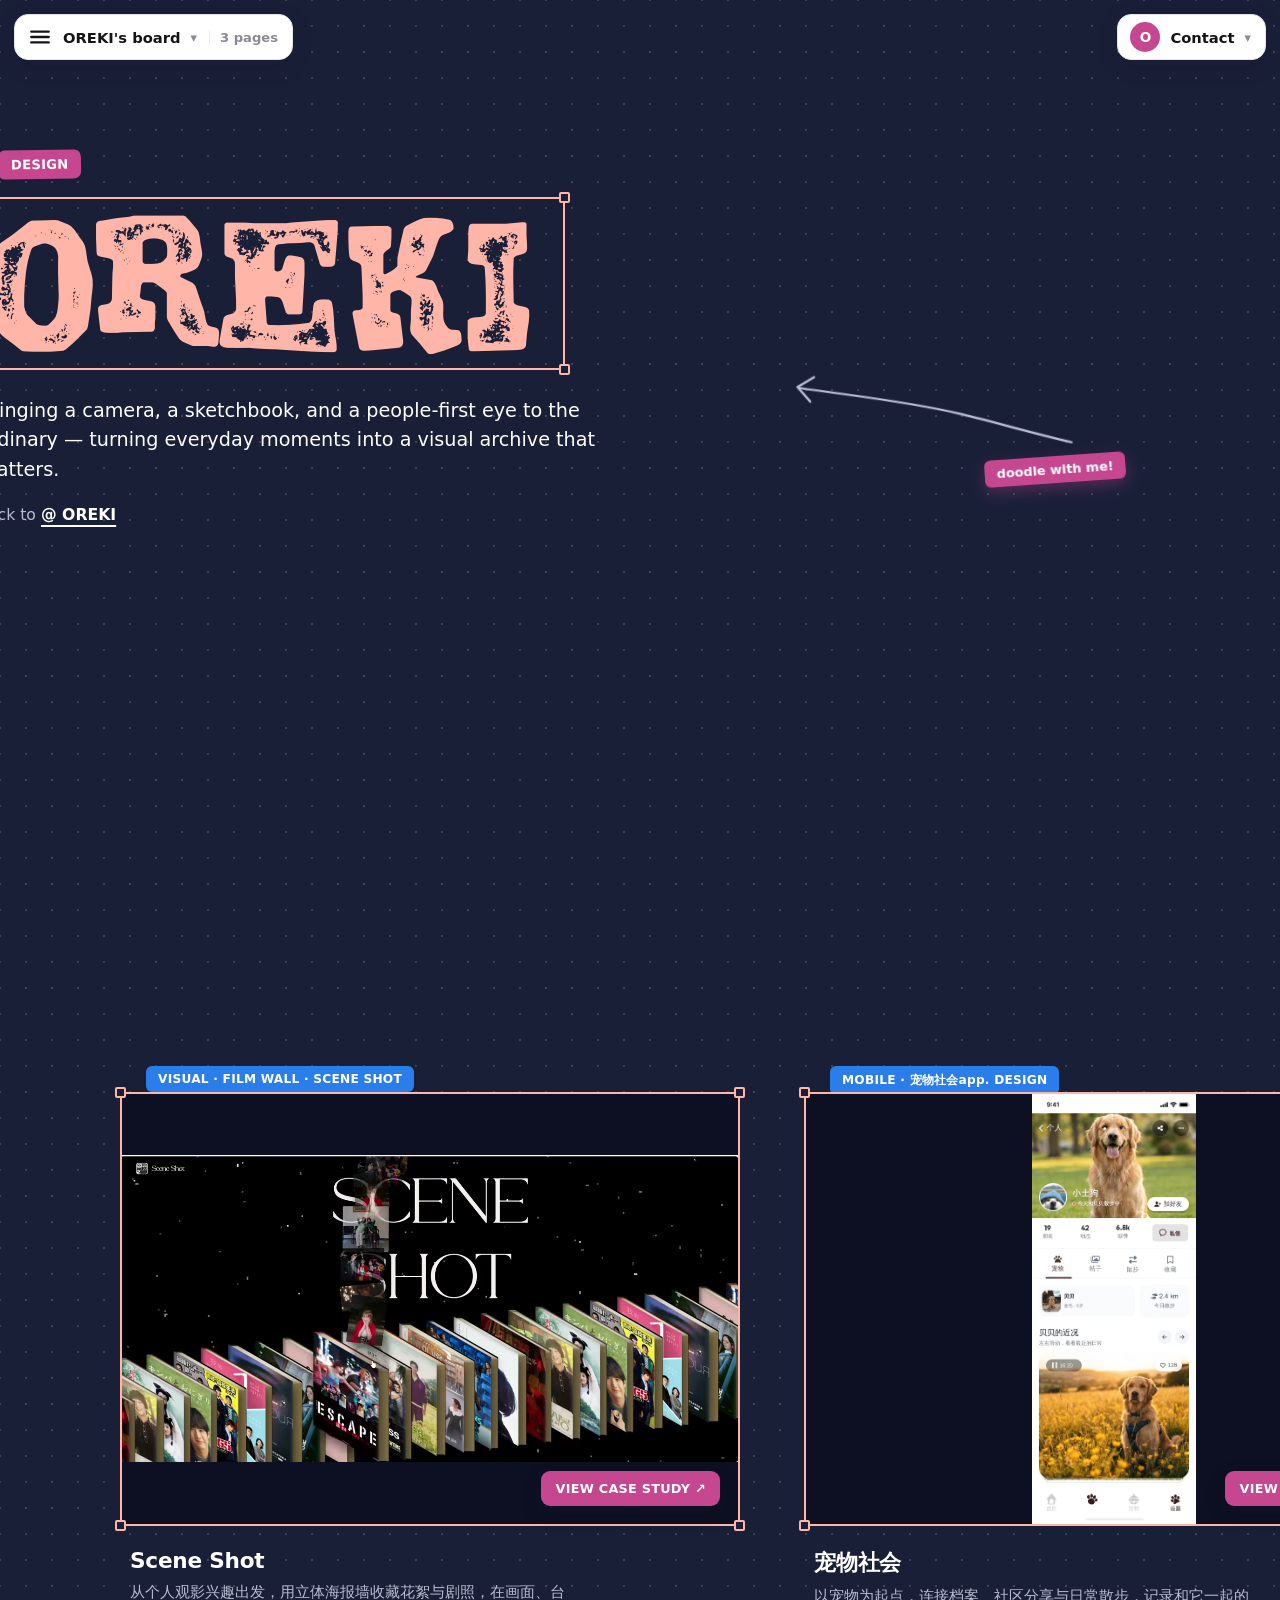
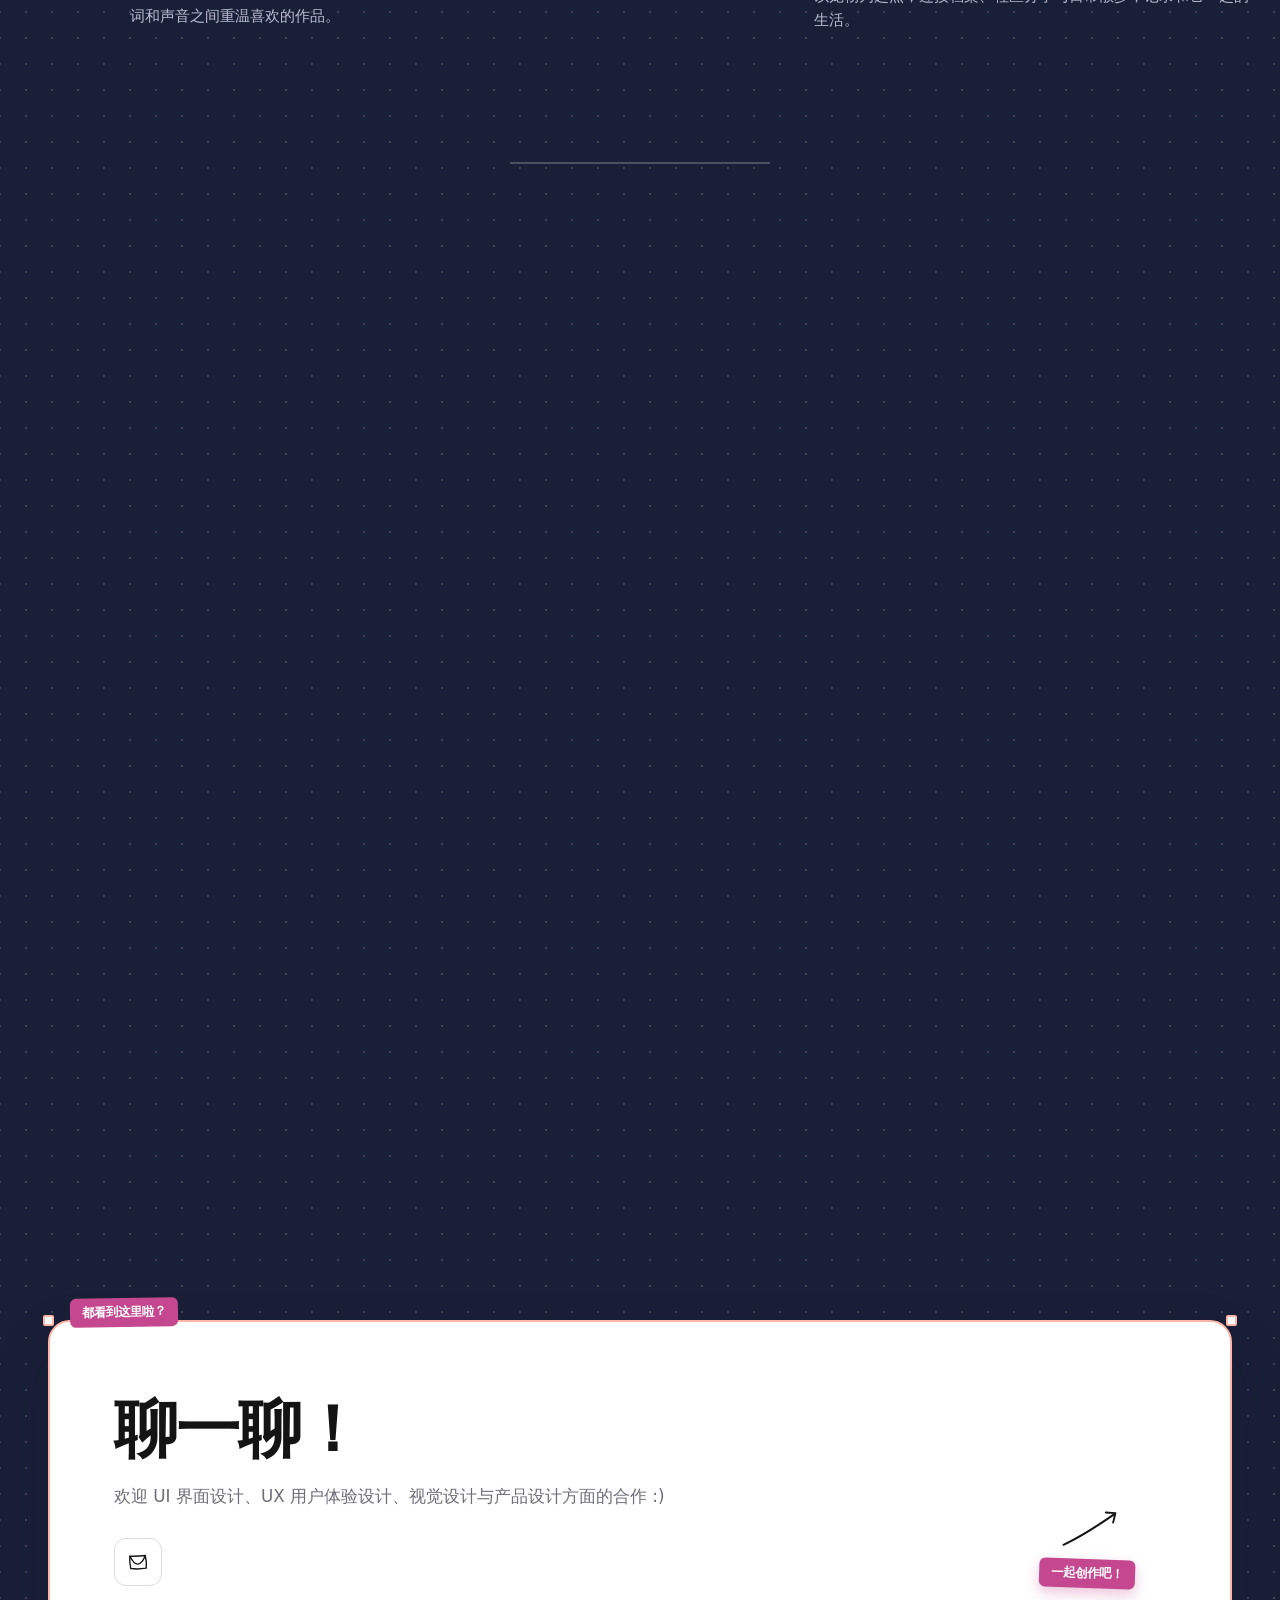
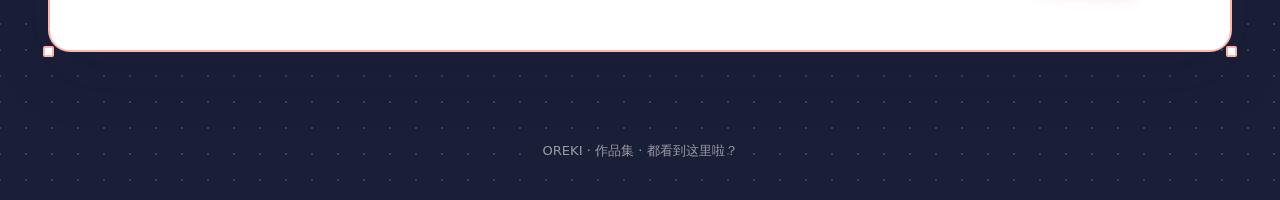
<file: portfolio.html>
<!DOCTYPE html>
<html lang="zh-CN">
<head>
<meta charset="UTF-8">
<meta name="viewport" content="width=device-width, initial-scale=1.0">
<meta name="theme-color" content="#1a1f38">
<title>个人网站</title>
<link rel="icon" href="data:image/svg+xml,%3Csvg xmlns='http://www.w3.org/2000/svg' viewBox='0 0 32 32'%3E%3Crect width='32' height='32' rx='7' fill='%23c4478f'/%3E%3Ccircle cx='16' cy='16' r='8' fill='none' stroke='%23ffffff' stroke-width='3'/%3E%3C/svg%3E">
<style>
  @font-face {
    font-family: "Renju Display";
    src: url("assets/Renju.woff2") format("woff2");
    font-weight: 400;
    font-style: normal;
    font-display: swap;
  }

  :root {
    --ink: #141414;
    --ink-soft: #1c1c1c;
    --muted: #6e6e78;
    --paper: #ffffff;
    --night: #1a1f38;
    --night-muted: #b9bdd1;
    --dot: rgba(255, 253, 245, .16);
    --pink: #ffb5a7;
    --magenta: #c4478f;
    --magenta-deep: #b13a80;
    --blue: #2b7de9;
    --line: #161616;
    --frame-bg: #f4f5f8;
    --shadow: 0 24px 60px rgba(20, 24, 40, .14);
  }
  * { box-sizing: border-box; margin: 0; padding: 0; }
  html { scroll-behavior: smooth; background: var(--night); }
  body {
    font-family: "Segoe UI", system-ui, -apple-system, BlinkMacSystemFont, "Helvetica Neue", "PingFang SC", "Microsoft YaHei", sans-serif;
    color: var(--paper);
    background-color: var(--night);
    background-image: radial-gradient(circle, var(--dot) 1px, transparent 1.4px);
    background-size: 26px 26px;
    background-position: -13px -13px;
    -webkit-font-smoothing: antialiased;
    overflow-x: hidden;
  }
  img { display: block; max-width: 100%; }
  a { color: inherit; text-decoration: none; }
  ::selection { color: var(--night); background: var(--pink); }
  :focus-visible { outline: 3px solid var(--pink); outline-offset: 4px; }

  /* ---------- top bar ---------- */
  .board-nav {
    position: fixed;
    top: 14px;
    left: 14px;
    right: 14px;
    z-index: 50;
    display: flex;
    align-items: center;
    justify-content: space-between;
    gap: 10px;
    pointer-events: none;
  }
  .board-pill {
    pointer-events: auto;
    display: inline-flex;
    align-items: center;
    gap: 10px;
    height: 46px;
    padding: 0 14px 0 12px;
    background: #fff;
    border: 1px solid #e3e3ea;
    border-radius: 14px;
    box-shadow: 0 6px 22px rgba(20, 24, 40, .10);
    font-size: .92rem;
    font-weight: 700;
    color: var(--ink);
    font-family: inherit;
  }
  button.board-pill { cursor: pointer; }
  .board-pill .burger {
    display: grid;
    place-items: center;
    width: 26px;
    height: 26px;
    border-radius: 8px;
    color: var(--ink);
  }
  .board-pill .caret { color: #8a8a94; font-size: .8rem; }
  .page-count {
    font-size: .82rem;
    font-weight: 600;
    color: #8a8a94;
    padding-left: 10px;
    border-left: 1px solid #e9e9ef;
    margin-left: 2px;
  }
  .contact-pill .avatar-o {
    display: grid;
    place-items: center;
    width: 30px;
    height: 30px;
    border-radius: 50%;
    background: var(--magenta);
    color: #fff;
    font-weight: 800;
    font-size: .85rem;
    letter-spacing: 0;
  }
  .contact-pill .contact-label { font-weight: 700; }
  .board-menu {
    position: relative;
    pointer-events: auto;
  }
  .board-menu-list {
    position: absolute;
    top: calc(100% + 9px);
    left: 0;
    min-width: 210px;
    padding: 7px;
    background: #fff;
    border: 1px solid #e3e3ea;
    border-radius: 14px;
    box-shadow: 0 14px 34px rgba(20, 24, 40, .16);
    opacity: 0;
    visibility: hidden;
    pointer-events: none;
    transform: translateY(-7px) scale(.98);
    transform-origin: top left;
    transition: opacity 160ms ease, transform 220ms cubic-bezier(.16, 1, .3, 1), visibility 0s linear 220ms;
  }
  .board-menu.is-open .board-menu-list {
    opacity: 1;
    visibility: visible;
    pointer-events: auto;
    transform: translateY(0) scale(1);
    transition-delay: 0s;
  }
  .board-menu-link {
    display: flex;
    align-items: center;
    justify-content: space-between;
    gap: 16px;
    min-height: 44px;
    padding: 0 11px;
    border-radius: 9px;
    color: var(--ink);
    font-size: .9rem;
    font-weight: 700;
  }
  .board-menu-link:hover,
  .board-menu-link:focus-visible {
    background: #f4eef4;
    color: var(--magenta);
  }
  .board-menu-link svg {
    width: 18px;
    height: 18px;
    flex: 0 0 auto;
  }

  /* ---------- layout ---------- */
  .wrap { max-width: 1280px; margin: 0 auto; padding: 0 48px; }

  /* ---------- hero ---------- */
  .hero {
    position: relative;
    min-height: 100svh;
    padding: 150px 0 70px;
    display: flex;
    flex-direction: column;
    justify-content: flex-start;
  }
  .hero > .wrap {
    width: 100%;
    --hero-left-shift: clamp(-150px, calc(-70px - (100vw - 1280px) / 2), -70px);
  }
  .hero-doodle {
    width: min(320px, 60vw);
    margin: 0 auto 8px;
    display: none;
  }
  .hero-doodle { color: var(--night-muted); }
  .hero-doodle svg { width: 100%; height: auto; }
  .tag {
    --tag-x: -50px;
    display: inline-flex;
    align-items: center;
    gap: 8px;
    background: var(--magenta);
    color: #fff;
    font-size: .82rem;
    font-weight: 800;
    letter-spacing: .02em;
    padding: 7px 13px;
    border-radius: 7px;
    width: fit-content;
    transform: translateX(var(--tag-x)) rotate(-1deg);
    transform-origin: center;
    animation: design-tag-float 4.4s ease-in-out infinite;
    animation-play-state: paused;
  }
  .hero.doodle-active .tag { animation-play-state: running; }
  @keyframes design-tag-float {
    0%, 100% { transform: translateX(var(--tag-x)) translateY(0) rotate(-1deg); }
    50% { transform: translateX(var(--tag-x)) translateY(-5px) rotate(1.5deg); }
  }
  .hero-title-frame {
    position: relative;
    margin-top: 18px;
    width: fit-content;
    padding: 14px 26px 16px 22px;
    background: transparent;
    transform: translateX(calc(var(--hero-left-shift) - 15px));
  }
  .hero-title {
    color: var(--pink);
    font-family: "Renju Display", "Arial Narrow", Arial, sans-serif;
    font-size: clamp(4.6rem, 14.45vw, 17.4rem);
    font-weight: 400;
    line-height: .75;
    letter-spacing: .015em;
    white-space: nowrap;
  }
  .hero-sub {
    margin-top: 26px;
    max-width: 620px;
    transform: translateX(var(--hero-left-shift));
    font-size: clamp(1.02rem, 1.5vw, 1.22rem);
    line-height: 1.55;
    color: var(--paper);
    font-weight: 500;
  }
  .hero-prev {
    margin-top: 20px;
    transform: translateX(var(--hero-left-shift));
    font-size: .98rem;
    color: var(--night-muted);
    font-weight: 500;
  }
  .hero-prev a {
    color: var(--paper);
    text-decoration: underline;
    text-underline-offset: 5px;
    text-decoration-thickness: 1.5px;
    font-weight: 600;
  }
  .hero-prev a:hover { color: var(--magenta); }
  /* doodle note + arrow */
  .doodle-note {
    position: absolute;
    right: 12%;
    top: 52%;
    display: block;
    transform: translateY(-50%) rotate(-2deg);
    transform-origin: 82% 100%;
    animation: doodle-sway 3.2s ease-in-out infinite;
    animation-play-state: paused;
    z-index: 5;
    color: var(--night-muted);
  }
  .hero.doodle-active .doodle-note { animation-play-state: running; }
  .doodle-note svg {
    position: absolute;
    right: 40px;
    bottom: calc(100% + 4px);
    width: 300px;
    height: auto;
    overflow: visible;
  }
  .sticky-note {
    display: block;
    background: var(--magenta);
    color: #fff;
    font-size: .8rem;
    font-weight: 800;
    padding: 6px 12px;
    border-radius: 6px;
    transform: rotate(-2deg);
    box-shadow: 0 6px 14px rgba(196, 71, 143, .3);
  }
  @keyframes doodle-sway {
    0%, 100% { transform: translateY(-50%) rotate(-2deg); }
    50% { transform: translateY(calc(-50% - 6px)) rotate(3deg); }
  }

  /* ---------- figma selection frame ---------- */
  .fig-frame {
    position: relative;
    border: 2px solid var(--pink);
    border-radius: 6px;
    background: transparent;
  }
  .fig-frame > .corner {
    position: absolute;
    width: 11px;
    height: 11px;
    background: var(--night);
    border: 2px solid var(--pink);
    border-radius: 2px;
    z-index: 6;
  }
  .corner.tl { top: -7px; left: -7px; }
  .corner.tr { top: -7px; right: -7px; }
  .corner.bl { bottom: -7px; left: -7px; }
  .corner.br { bottom: -7px; right: -7px; }

  /* ---------- horizontal project frames ---------- */
  .boards {
    position: relative;
    padding-bottom: 30px;
  }
  .boards-viewport {
    position: relative;
    width: 100%;
  }
  .boards-track {
    display: flex;
    gap: 64px;
    padding: 84px 18vw 60px 120px;
    overflow-x: auto;
    scroll-snap-type: x proximity;
    scrollbar-width: none;
  }
  .boards-track::-webkit-scrollbar { display: none; }
  .boards.is-scroll-driven {
    padding-bottom: 0;
  }
  .boards.is-scroll-driven .boards-viewport {
    position: sticky;
    top: 0;
    height: 100svh;
    display: flex;
    align-items: center;
    overflow: hidden;
    isolation: isolate;
  }
  .boards.is-scroll-driven .boards-track {
    flex: 0 0 max-content;
    overflow: visible;
    scroll-snap-type: none;
    cursor: grab;
    user-select: none;
    will-change: transform;
  }
  .boards.is-scroll-driven.is-dragging .boards-track { cursor: grabbing; }
  .boards-progress {
    display: none;
    position: absolute;
    z-index: 10;
    left: 50%;
    bottom: clamp(20px, 4vh, 42px);
    width: min(260px, 50vw);
    height: 2px;
    overflow: hidden;
    transform: translateX(-50%);
    background: rgba(255, 253, 245, .22);
  }
  .boards.is-scroll-driven .boards-progress { display: block; }
  .boards-progress-fill {
    display: block;
    width: 100%;
    height: 100%;
    transform: scaleX(0);
    transform-origin: left center;
    background: var(--pink);
    will-change: transform;
  }
  .board-item {
    position: relative;
    flex: 0 0 auto;
    width: min(620px, 82vw);
    scroll-snap-align: center;
  }
  .frame-label {
    position: absolute;
    top: -26px;
    left: 26px;
    background: var(--blue);
    color: #fff;
    font-size: .76rem;
    font-weight: 700;
    letter-spacing: .02em;
    padding: 6px 12px;
    border-radius: 6px;
    white-space: nowrap;
  }
  .frame-canvas {
    overflow: hidden;
    background: #fff;
    border-radius: 5px;
  }
  .frame-canvas img {
    width: 100%;
    height: 430px;
    object-fit: contain;
    background: #f6f7fa;
  }
  .frame-canvas video {
    display: block;
    width: 100%;
    height: 430px;
    object-fit: contain;
    background: #0d1022;
  }
  .photo-grid {
    display: grid;
    grid-template-columns: repeat(3, 1fr);
    grid-auto-rows: 144px;
    gap: 4px;
    background: #f6f7fa;
    padding: 10px;
  }
  .photo-grid img {
    width: 100%;
    height: 100%;
    object-fit: cover;
    border-radius: 3px;
    background: #e9ebf1;
  }
  .board-caption {
    margin-top: 22px;
    padding-left: 10px;
  }
  .board-caption h3 {
    font-size: 1.35rem;
    font-weight: 800;
    letter-spacing: -0.01em;
    color: var(--paper);
  }
  .board-caption p {
    margin-top: 8px;
    max-width: 46ch;
    font-size: .96rem;
    line-height: 1.55;
    color: var(--night-muted);
    font-weight: 500;
  }
  .board-project-link { display: block; }
  .board-project-link video { pointer-events: none; }
  .board-project-link .project-open-label {
    position: absolute;
    z-index: 7;
    right: 18px;
    bottom: 18px;
    padding: 10px 14px;
    border-radius: 9px;
    background: var(--magenta);
    color: #fff;
    font-size: .8rem;
    font-weight: 800;
    letter-spacing: .02em;
    box-shadow: 0 8px 20px rgba(20, 24, 40, .18);
    transition: transform .2s ease, background .2s ease;
  }
  .board-project-link:hover .project-open-label,
  .board-project-link:focus-visible .project-open-label { transform: translateY(-3px); background: var(--magenta-deep); }
  .board-caption h3 a:hover { color: var(--pink); }
  /* floating figma toolbar */
  .fig-toolbar {
    position: absolute;
    z-index: 8;
    top: 50%;
    left: 50%;
    transform: translate(-50%, -50%);
    display: flex;
    align-items: center;
    gap: 2px;
    padding: 6px;
    background: #fff;
    border-radius: 14px;
    box-shadow: 0 12px 34px rgba(20, 24, 40, .22);
  }
  .fig-toolbar button {
    width: 40px;
    height: 40px;
    border: none;
    background: transparent;
    border-radius: 9px;
    color: #3a3a44;
    display: grid;
    place-items: center;
    cursor: pointer;
    transition: background .18s, color .18s, transform .18s;
  }
  .fig-toolbar button:hover { background: #f1f1f6; transform: translateY(-1px); }
  .fig-toolbar button.is-active { background: var(--magenta); color: #fff; }
  .fig-toolbar svg { width: 19px; height: 19px; }

  /* ---------- contact frame ---------- */
  .closing { padding: 40px 48px 90px; }
  .closing .wrap { padding: 0; }
  .closing-tag {
    position: relative;
    z-index: 5;
    display: inline-block;
    margin-left: 22px;
    margin-bottom: -15px;
    background: var(--magenta);
    color: #fff;
    font-size: .78rem;
    font-weight: 800;
    padding: 6px 12px;
    border-radius: 6px;
    transform: rotate(-1deg);
  }
  .closing-frame {
    border-radius: 22px;
    background: #fff;
    color: var(--ink);
    padding: clamp(34px, 5vw, 64px);
    box-shadow: var(--shadow);
  }
  .closing-frame > .corner { background: #fff; }
  .closing-frame h2 {
    font-size: clamp(2.4rem, 5vw, 4rem);
    font-weight: 850;
    letter-spacing: -0.03em;
  }
  .closing-frame p {
    margin-top: 12px;
    color: var(--muted);
    font-size: 1.05rem;
    font-weight: 500;
  }
  .closing-links {
    margin-top: 30px;
    display: flex;
    gap: 18px;
  }
  .closing-links a {
    width: 48px;
    height: 48px;
    border-radius: 12px;
    border: 1.5px solid #dcdce4;
    display: grid;
    place-items: center;
    color: var(--ink);
    transition: border-color .2s, background .2s, transform .2s, color .2s;
  }
  .closing-links a:hover {
    border-color: var(--magenta);
    background: var(--magenta);
    color: #fff;
    transform: translateY(-2px);
  }
  .closing-links svg { width: 22px; height: 22px; }
  .hire-note {
    position: absolute;
    right: 8%;
    bottom: 18%;
    display: flex;
    flex-direction: column;
    align-items: center;
    gap: 6px;
    transform: rotate(4deg);
    z-index: 6;
  }
  .hire-note svg { width: 64px; }
  .hire-note .sticky-note { font-size: .78rem; }

  .footer-note {
    text-align: center;
    color: #9a9aa4;
    font-size: .82rem;
    padding: 0 0 40px;
    font-weight: 500;
  }

  /* ---------- responsive ---------- */
  @media (max-width: 900px) {
    .wrap { padding: 0 24px; }
    .hero { padding: 130px 0 50px; min-height: auto; }
    .hero-doodle { display: block; width: min(240px, 56vw); margin: 0 0 10px; }
    .doodle-note { display: none; }
    .hero-title-frame { width: 100%; max-width: 100%; padding: 12px 18px 14px 16px; transform: none; }
    .hero-sub, .hero-prev { transform: none; }
    .tag { --tag-x: 0px; animation: none; transform: rotate(-1deg); }
    .hero-title { font-size: clamp(4rem, 18.2vw, 9rem); }
    .boards { height: auto !important; }
    .boards-viewport { position: relative !important; height: auto !important; display: block !important; overflow: visible !important; }
    .boards-track { padding: 70px 24px 50px; gap: 0; flex-direction: column; overflow-x: visible; transform: none !important; }
    .boards-progress { display: none !important; }
    .board-item {
      width: 100%;
      flex: 0 0 auto;
      padding-bottom: 64px;
    }
    .frame-canvas img, .frame-canvas video { height: 300px; }
    .photo-grid { grid-auto-rows: 108px; }
    .fig-toolbar { display: none; }
    .closing { padding: 30px 24px 70px; }
    .hire-note { display: none; }
    .page-count { display: none; }
    .contact-label { display: none; }
  }
  @media (max-width: 420px) {
    .hero-title { font-size: 20.5vw; }
    .frame-canvas img, .frame-canvas video { height: 230px; }
    .photo-grid { grid-auto-rows: 90px; }
  }
  @media (prefers-reduced-motion: reduce) {
    html { scroll-behavior: auto; }
    .tag { animation: none; transform: translateX(var(--tag-x)) rotate(-1deg); }
    .doodle-note { animation: none; transform: translateY(-50%) rotate(0deg); }
    .boards { height: auto !important; }
    .boards-viewport { position: relative !important; height: auto !important; overflow: visible !important; }
    .boards-track { transform: none !important; will-change: auto !important; }
    .boards-progress { display: none !important; }
  }

  .personal-site-preview{position:relative;aspect-ratio:1.44;background:#111529;overflow:hidden;border-radius:5px}
  .personal-site-screen{position:absolute;display:block;border:1px solid #626981;border-radius:7px;background:#1a1f38;overflow:hidden;box-shadow:0 12px 25px rgba(0,0,0,.22)}
  .personal-site-screen img{display:block;width:100%;height:auto}
  .personal-site-home{width:72%;top:5%;left:4%}
  .personal-site-photo{width:65%;right:4%;bottom:5%}
  .personal-site-screen span{position:absolute;right:9px;bottom:9px;background:#fffaf0;color:#1a1f38;border-radius:5px;padding:7px 10px;font-size:11px;font-weight:700}
  .personal-site-home span{left:9px;right:auto}
  .personal-site-screen:hover,.personal-site-screen:focus-visible{z-index:3;border-color:var(--pink)}
  @media(max-width:600px){.personal-site-screen span{right:5px;bottom:5px;padding:5px 7px;font-size:10px}}
</style>
<link rel="stylesheet" href="assets/scene-transition.css">
<script src="assets/scene-transition.js" defer></script>
</head>
<body>

  <!-- ===== top bar ===== -->
  <nav class="board-nav">
    <div class="board-menu">
      <button class="board-pill board-menu-trigger" type="button" aria-haspopup="menu" aria-expanded="false" aria-controls="board-menu-list">
        <span class="burger">
          <svg viewBox="0 0 24 24" fill="none" stroke="currentColor" stroke-width="2.2" stroke-linecap="round"><path d="M4 7h16M4 12h16M4 17h16"/></svg>
        </span>
        <span>OREKI's board</span>
        <span class="caret">▾</span>
        <span class="page-count">3 pages</span>
      </button>
      <div class="board-menu-list" id="board-menu-list" role="menu" aria-hidden="true">
        <a class="board-menu-link" href="#work" role="menuitem">
          <span>作品</span>
          <svg viewBox="0 0 24 24" fill="none" stroke="currentColor" stroke-width="1.9" stroke-linecap="round" stroke-linejoin="round" aria-hidden="true"><rect x="4" y="4" width="6" height="6" rx="1"/><rect x="14" y="4" width="6" height="6" rx="1"/><rect x="4" y="14" width="6" height="6" rx="1"/><rect x="14" y="14" width="6" height="6" rx="1"/></svg>
        </a>
        <a class="board-menu-link" href="#contact" role="menuitem">
          <span>联系方式</span>
          <svg viewBox="0 0 24 24" fill="none" stroke="currentColor" stroke-width="1.9" stroke-linecap="round" stroke-linejoin="round" aria-hidden="true"><path d="M4 6h16v12H4z"/><path d="m5 7 7 6 7-6"/></svg>
        </a>
      </div>
    </div>
    <a class="board-pill contact-pill" href="#contact">
      <span class="avatar-o">O</span>
      <span class="contact-label">Contact</span>
      <span class="caret">▾</span>
    </a>
  </nav>

  <!-- ===== hero ===== -->
  <header class="hero">
    <div class="wrap">
      <div class="hero-doodle" aria-hidden="true">
        <!-- hand-drawn smiley face -->
        <svg viewBox="0 0 200 220" fill="none" stroke="currentColor" stroke-width="3.2" stroke-linecap="round" stroke-linejoin="round">
          <path d="M70 52 C52 54 42 72 44 96 C30 102 30 126 46 134 C42 152 54 174 70 182 C66 196 74 208 78 216"/>
          <path d="M130 52 C150 54 160 74 156 96 C172 104 172 128 156 136 C162 154 150 176 134 184 C138 198 132 208 130 216"/>
          <path d="M70 52 C78 38 96 34 108 44 C118 30 142 34 146 54 C152 60 150 72 146 80"/>
          <path d="M70 56 C70 70 62 78 58 84"/>
          <path d="M78 78 C74 84 72 90 74 96"/>
          <path d="M132 76 C138 82 142 88 140 96"/>
          <circle cx="80" cy="100" r="3.4" fill="currentColor" stroke="none"/>
          <circle cx="128" cy="100" r="3.4" fill="currentColor" stroke="none"/>
          <path d="M100 108 C98 118 104 124 104 130"/>
          <path d="M78 134 C90 154 116 154 128 134"/>
        </svg>
      </div>

      <span class="tag">DESIGN</span>

      <div class="hero-title-frame fig-frame">
        <span class="corner tl"></span><span class="corner tr"></span>
        <span class="corner bl"></span><span class="corner br"></span>
        <h1 class="hero-title">OREKI</h1>
      </div>

      <p class="hero-sub">Bringing a camera, a sketchbook, and a people-first eye to the ordinary — turning everyday moments into a visual archive that matters.</p>
      <p class="hero-prev">back to <a href="index.html" data-scene-link>@ OREKI</a></p>
    </div>

    <div class="doodle-note" aria-hidden="true">
      <svg viewBox="0 0 320 110" fill="none" stroke="currentColor" stroke-width="2.4" stroke-linecap="round" stroke-linejoin="round">
        <path d="M306 100 C262 88 226 76 190 66 C132 50 72 42 18 32"/>
        <path d="M34 21 L16 31 L29 47"/>
      </svg>
      <span class="sticky-note">doodle with me!</span>
    </div>

  </header>

  <!-- ===== horizontal project boards ===== -->
  <section class="boards" id="work" aria-label="Selected design work">
    <div class="boards-viewport" tabindex="0" aria-label="作品展示：上下滚动或左右拖动浏览项目">
      <div class="boards-track">

      <!-- frame 2: scene shot -->
      <article class="board-item">
        <span class="frame-label">VISUAL · FILM WALL · SCENE SHOT</span>
        <a class="fig-frame board-project-link" data-scene-link href="scene-shot-detail.html" aria-label="查看 Scene Shot 网站设计案例">
          <span class="corner tl"></span><span class="corner tr"></span><span class="corner bl"></span><span class="corner br"></span>
          <div class="frame-canvas">
            <video class="project-video" autoplay muted loop playsinline preload="metadata" poster="assets/design-scene-shot.webp" aria-label="Scene Shot 项目演示视频">
              <source src="assets/portfolio-scene-shot.webm" type="video/webm">
              您的浏览器暂不支持视频播放。
            </video>
          </div>
          <span class="project-open-label" data-scene-origin>VIEW CASE STUDY ↗</span>
        </a>
        <div class="board-caption">
          <h3><a href="scene-shot-detail.html" data-scene-link>Scene Shot</a></h3>
          <p>从个人观影兴趣出发，用立体海报墙收藏花絮与剧照，在画面、台词和声音之间重温喜欢的作品。</p>
        </div>
      </article>

      <!-- frame 3: everyday companion -->
      <article class="board-item">
        <span class="frame-label">MOBILE · 宠物社会app. DESIGN </span>
        <a class="fig-frame board-project-link" data-scene-link href="pet-society-detail.html" aria-label="查看宠物社会 App 设计案例">
          <span class="corner tl"></span><span class="corner tr"></span><span class="corner bl"></span><span class="corner br"></span>
          <div class="frame-canvas">
            <video class="project-video" autoplay muted loop playsinline preload="metadata" poster="assets/design-dog-profile.webp" aria-label="宠物社会项目演示视频">
              <source src="assets/portfolio-companion.mp4" type="video/mp4">
              您的浏览器暂不支持视频播放。
            </video>
          </div>
          <span class="project-open-label" data-scene-origin>VIEW CASE STUDY ↗</span>
        </a>
        <div class="board-caption">
          <h3><a href="pet-society-detail.html" data-scene-link>宠物社会</a></h3>
          <p>以宠物为起点，连接档案、社区分享与日常散步，记录和它一起的生活。</p>
        </div>
      </article>

      <!-- frame 4: Terra Wander travel app -->
      <article class="board-item">
        <span class="frame-label">MOBILE · TRAVEL · APP DESIGN</span>
        <a class="fig-frame board-project-link" data-scene-link href="kyoto-detail.html" aria-label="查看 Terra Wander 旅行 App 设计案例">
          <span class="corner tl"></span><span class="corner tr"></span><span class="corner bl"></span><span class="corner br"></span>
          <div class="frame-canvas">
            <video class="project-video" autoplay muted loop playsinline preload="metadata" poster="assets/terra-wander-itinerary.webp" aria-label="Terra Wander 项目演示视频">
              <source src="assets/portfolio-kyoto-detail.mp4" type="video/mp4">
              您的浏览器暂不支持视频播放。
            </video>
          </div>
          <span class="project-open-label" data-scene-origin>VIEW CASE STUDY ↗</span>
        </a>
        <div class="board-caption">
          <h3><a href="kyoto-detail.html" data-scene-link>Terra Wander</a></h3>
          <p>连接旅行灵感、目的地探索、行程安排与游记分享的移动 App，呈现从发现到记录的完整设计。</p>
        </div>
      </article>

      </div>
      <div class="boards-progress" aria-hidden="true"><span class="boards-progress-fill"></span></div>
    </div>
  </section>

  <!-- ===== closing contact frame ===== -->
  <section class="closing" id="contact">
    <div class="wrap" style="position: relative;">
      <span class="closing-tag">都看到这里啦？</span>
      <div class="fig-frame closing-frame">
        <span class="corner tl"></span><span class="corner tr"></span><span class="corner bl"></span><span class="corner br"></span>
        <h2>聊一聊！</h2>
        <p>欢迎 UI 界面设计、UX 用户体验设计、视觉设计与产品设计方面的合作 :)</p>
        <div class="closing-links">
          <a href="mailto:2792548164@qq.com" aria-label="发送邮件至 2792548164@qq.com" title="2792548164@qq.com">
            <svg viewBox="0 0 32 32" fill="none" stroke="currentColor" stroke-width="2" stroke-linecap="round" stroke-linejoin="round" aria-hidden="true"><path d="M4 7.5 Q15 8 26.5 6.5 Q29 16 28 25 Q16 27 5.5 25.5 Q3.5 17 4 7.5Z"/><path d="M4.5 8 Q10 19.5 16 19 Q22 18.5 26.5 7"/></svg>
          </a>
        </div>
      </div>
      <div class="hire-note" aria-hidden="true">
        <svg viewBox="0 0 80 60" fill="none" stroke="#141414" stroke-width="2.4" stroke-linecap="round" stroke-linejoin="round">
          <path d="M8 52 C30 40 48 26 68 10"/>
          <path d="M58 8 L70 8 L68 20"/>
        </svg>
        <span class="sticky-note">一起创作吧！</span>
      </div>
    </div>
  </section>

  <p class="footer-note">OREKI · 作品集 · 都看到这里啦？</p>

<script>
  // Accessible top-left section menu.
  (function () {
    var menu = document.querySelector('.board-menu');
    if (!menu) return;

    var trigger = menu.querySelector('.board-menu-trigger');
    var panel = menu.querySelector('.board-menu-list');
    var links = Array.prototype.slice.call(panel.querySelectorAll('.board-menu-link'));

    function setMenuOpen(open, focusFirst) {
      menu.classList.toggle('is-open', open);
      trigger.setAttribute('aria-expanded', String(open));
      panel.setAttribute('aria-hidden', String(!open));
      if (open && focusFirst && links[0]) links[0].focus();
    }

    trigger.addEventListener('click', function () {
      setMenuOpen(!menu.classList.contains('is-open'), false);
    });

    trigger.addEventListener('keydown', function (event) {
      if (event.key !== 'ArrowDown') return;
      event.preventDefault();
      setMenuOpen(true, true);
    });

    panel.addEventListener('keydown', function (event) {
      var index = links.indexOf(document.activeElement);
      if (event.key === 'Escape') {
        event.preventDefault();
        setMenuOpen(false, false);
        trigger.focus();
      } else if (event.key === 'ArrowDown' || event.key === 'ArrowUp') {
        event.preventDefault();
        var step = event.key === 'ArrowDown' ? 1 : -1;
        links[(index + step + links.length) % links.length].focus();
      }
    });

    links.forEach(function (link) {
      link.addEventListener('click', function () { setMenuOpen(false, false); });
    });

    document.addEventListener('click', function (event) {
      if (!menu.contains(event.target)) setMenuOpen(false, false);
    });
  })();

  // Keep the decorative sway active only while the hero is visible.
  (function () {
    var hero = document.querySelector('.hero');
    if (!hero) return;

    var isVisible = true;
    function syncDoodleMotion() {
      hero.classList.toggle('doodle-active', isVisible && !document.hidden);
    }

    if ('IntersectionObserver' in window) {
      var doodleObserver = new IntersectionObserver(function (entries) {
        isVisible = entries[0].isIntersecting;
        syncDoodleMotion();
      }, { threshold: 0.08 });
      doodleObserver.observe(hero);
    } else {
      syncDoodleMotion();
    }

    document.addEventListener('visibilitychange', syncDoodleMotion);
  })();

  // Autoplay project videos only while they are actually visible.
  (function () {
    var videos = Array.prototype.slice.call(document.querySelectorAll('.project-video'));
    if (!videos.length) return;

    var reduceMotion = window.matchMedia('(prefers-reduced-motion: reduce)');

    function playVideo(video) {
      var playAttempt = video.play();
      if (playAttempt && typeof playAttempt.catch === 'function') playAttempt.catch(function () {});
    }

    function syncVideos() {
      videos.forEach(function (video) {
        if (!document.hidden && video.dataset.inView === 'true' && !reduceMotion.matches) {
          playVideo(video);
        } else {
          video.pause();
        }
      });
    }

    if ('IntersectionObserver' in window) {
      var videoObserver = new IntersectionObserver(function (entries) {
        entries.forEach(function (entry) {
          entry.target.dataset.inView = String(entry.isIntersecting && entry.intersectionRatio >= .35);
        });
        syncVideos();
      }, { threshold: [0, .35, .7] });

      videos.forEach(function (video) {
        video.dataset.inView = 'false';
        videoObserver.observe(video);
      });
    } else {
      videos.forEach(function (video) { video.dataset.inView = 'true'; });
      syncVideos();
    }

    document.addEventListener('visibilitychange', syncVideos);
    if (typeof reduceMotion.addEventListener === 'function') reduceMotion.addEventListener('change', syncVideos);
  })();

  // Scroll-driven horizontal project reel on desktop; native layout remains the fallback.
  (function () {
    var section = document.querySelector('.boards');
    var viewport = document.querySelector('.boards-viewport');
    var track = document.querySelector('.boards-track');
    var progress = document.querySelector('.boards-progress-fill');
    if (!section || !viewport || !track || !progress) return;

    var desktop = window.matchMedia('(min-width: 901px)');
    var reducedMotion = window.matchMedia('(prefers-reduced-motion: reduce)');
    var maxTravel = 0;
    var sectionTop = 0;
    var current = 0;
    var target = 0;
    var rafId = 0;
    var isDragging = false;
    var dragStartX = 0;
    var dragStartScrollY = 0;

    function clamp(value, min, max) {
      return Math.min(Math.max(value, min), max);
    }

    function canDrive() {
      return desktop.matches && !reducedMotion.matches;
    }

    function draw() {
      rafId = 0;
      current += (target - current) * 0.14;
      if (Math.abs(target - current) < 0.15) current = target;
      track.style.transform = 'translate3d(' + (-current) + 'px, 0, 0)';
      progress.style.transform = 'scaleX(' + (maxTravel ? current / maxTravel : 0) + ')';
      if (current !== target) rafId = requestAnimationFrame(draw);
    }

    function queueDraw() {
      if (!section.classList.contains('is-scroll-driven')) return;
      target = clamp(window.scrollY - sectionTop, 0, maxTravel);
      if (!rafId) rafId = requestAnimationFrame(draw);
    }

    function reset() {
      section.classList.remove('is-scroll-driven', 'is-dragging');
      section.style.height = '';
      track.style.transform = '';
      progress.style.transform = '';
      maxTravel = 0;
      current = 0;
      target = 0;
      if (rafId) cancelAnimationFrame(rafId);
      rafId = 0;
    }

    function measure() {
      reset();
      if (!canDrive()) return;
      maxTravel = Math.max(0, track.scrollWidth - window.innerWidth);
      if (maxTravel < 2) return;
      section.classList.add('is-scroll-driven');
      section.style.height = (window.innerHeight + maxTravel) + 'px';
      sectionTop = window.scrollY + section.getBoundingClientRect().top;
      target = current = clamp(window.scrollY - sectionTop, 0, maxTravel);
      track.style.transform = 'translate3d(' + (-current) + 'px, 0, 0)';
      progress.style.transform = 'scaleX(' + (current / maxTravel) + ')';
    }

    window.addEventListener('scroll', queueDraw, { passive: true });
    window.addEventListener('resize', function () {
      window.clearTimeout(measure.resizeTimer);
      measure.resizeTimer = window.setTimeout(measure, 140);
    });
    window.addEventListener('load', measure, { once: true });

    viewport.addEventListener('pointerdown', function (e) {
      if (!canDrive() || e.button !== 0 || e.target.closest('a, button')) return;
      isDragging = true;
      dragStartX = e.clientX;
      dragStartScrollY = window.scrollY;
      section.classList.add('is-dragging');
      viewport.setPointerCapture(e.pointerId);
    });

    viewport.addEventListener('pointermove', function (e) {
      if (!isDragging) return;
      window.scrollTo(0, dragStartScrollY - (e.clientX - dragStartX) * 1.2);
    });

    function stopDragging(e) {
      if (!isDragging) return;
      isDragging = false;
      section.classList.remove('is-dragging');
      if (e && viewport.hasPointerCapture(e.pointerId)) viewport.releasePointerCapture(e.pointerId);
    }

    viewport.addEventListener('pointerup', stopDragging);
    viewport.addEventListener('pointercancel', stopDragging);

    viewport.addEventListener('wheel', function (e) {
      if (!canDrive() || Math.abs(e.deltaX) <= Math.abs(e.deltaY)) return;
      e.preventDefault();
      window.scrollBy(0, e.deltaX);
    }, { passive: false });

    viewport.addEventListener('keydown', function (e) {
      if (!canDrive() || (e.key !== 'ArrowLeft' && e.key !== 'ArrowRight')) return;
      e.preventDefault();
      window.scrollBy({
        top: (e.key === 'ArrowRight' ? 1 : -1) * Math.min(window.innerWidth * 0.7, maxTravel),
        behavior: 'smooth'
      });
    });

    requestAnimationFrame(measure);
  })();
</script>
<script src="assets/cursor-icon-trail.js" defer></script>
<script src="assets/mobile-browser-notice.js" defer></script>
</body>
</html>
</file>
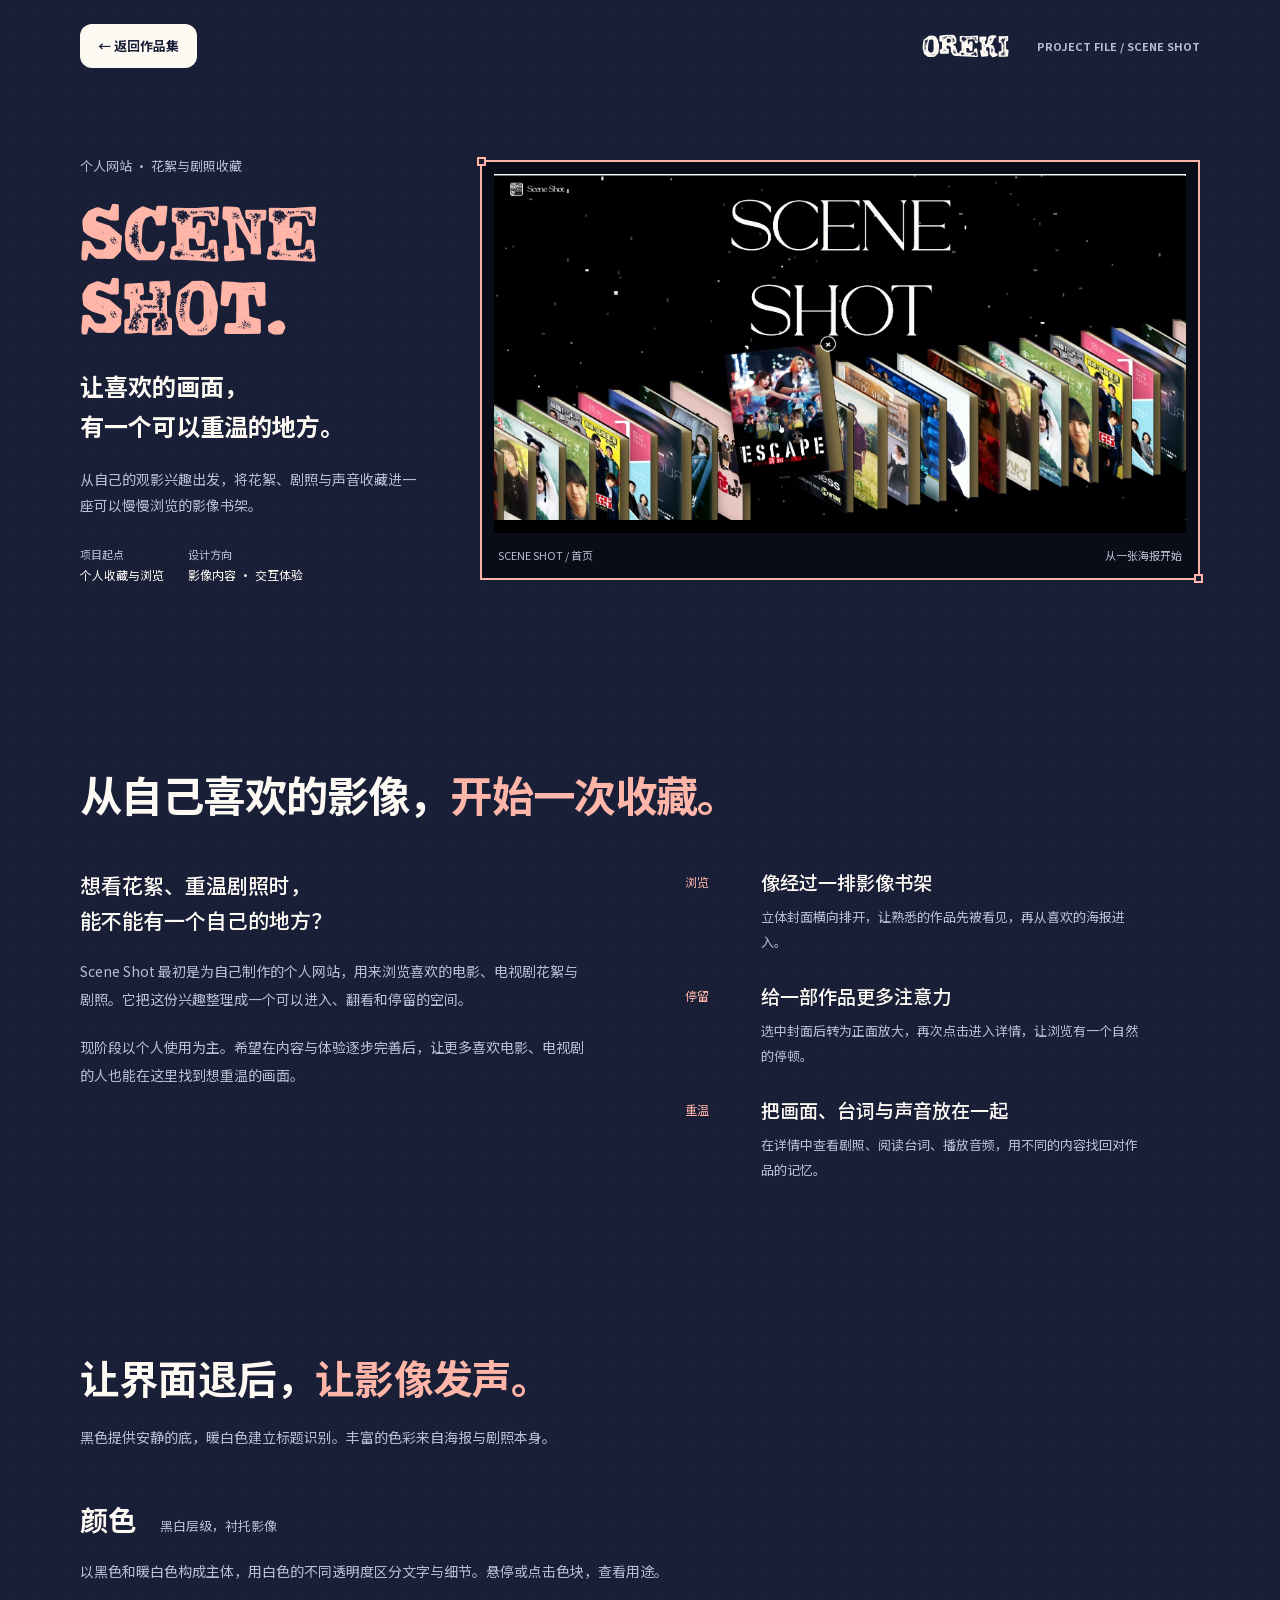
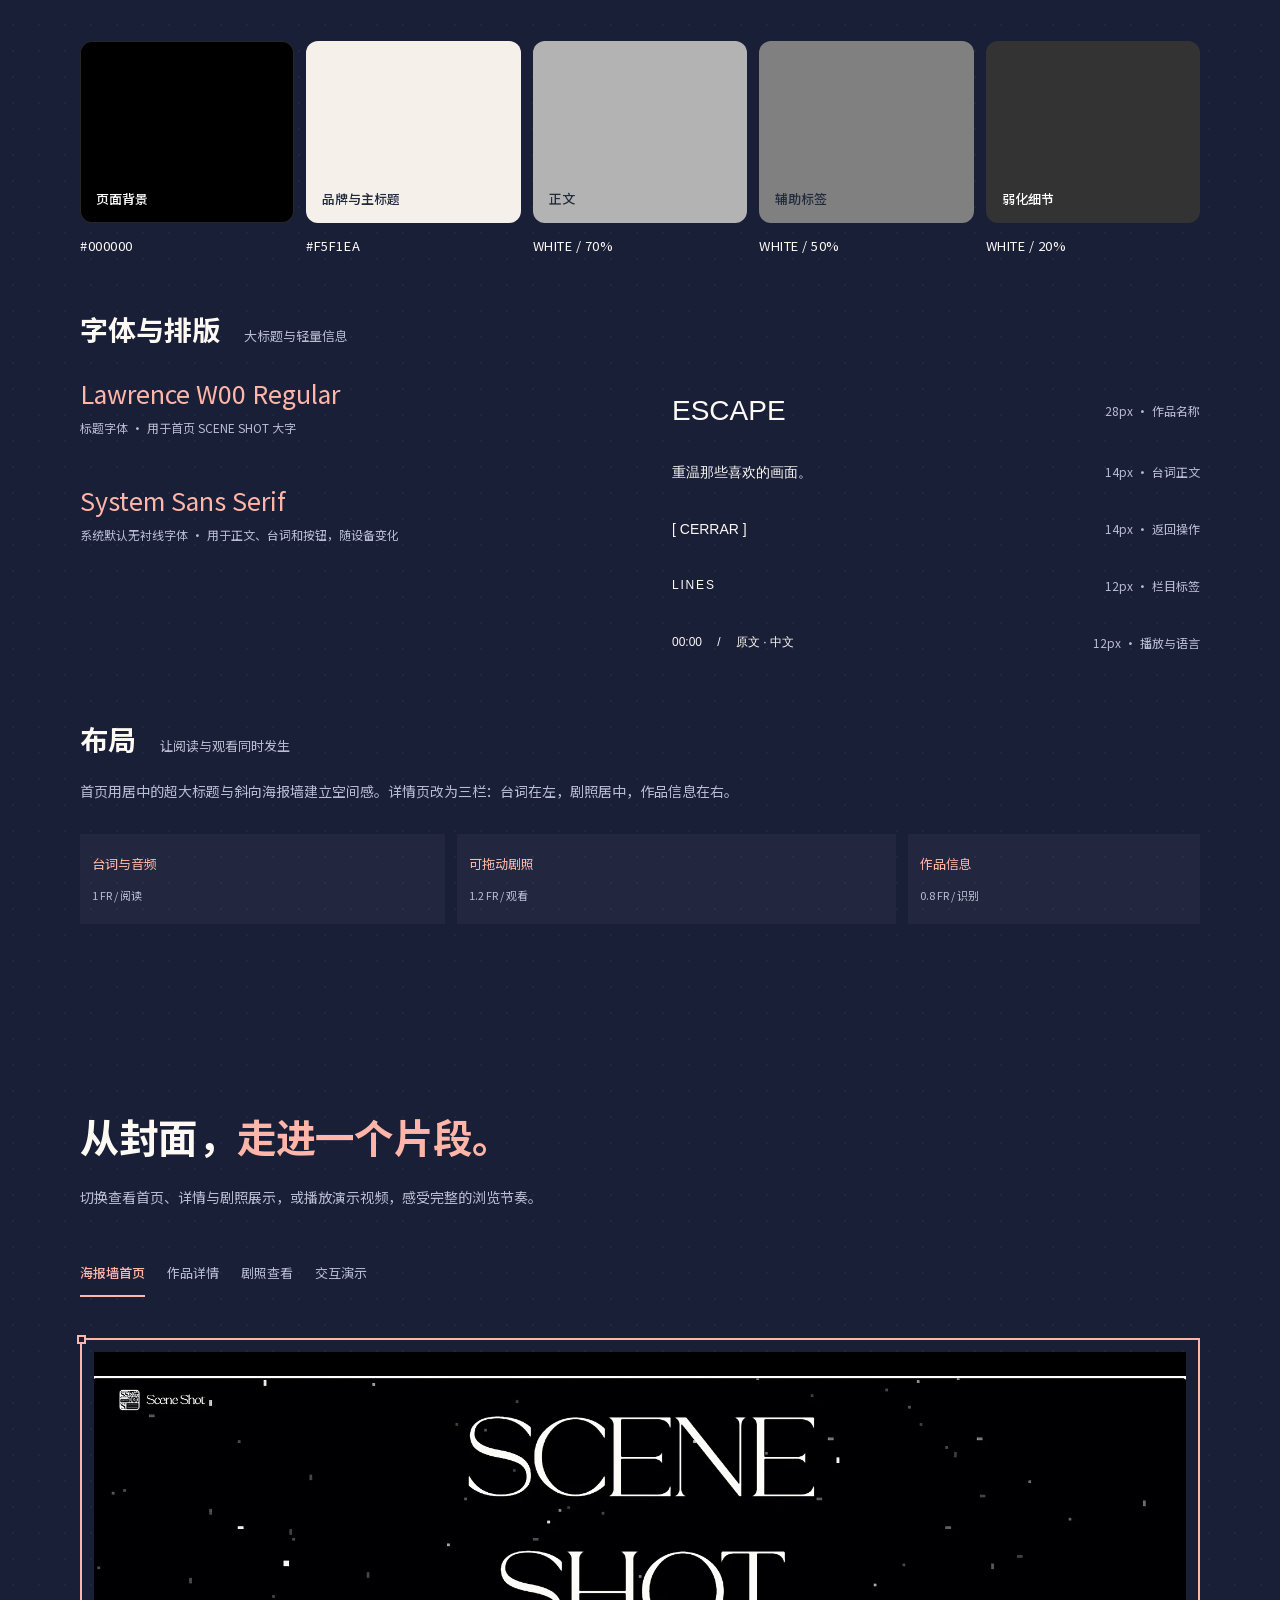
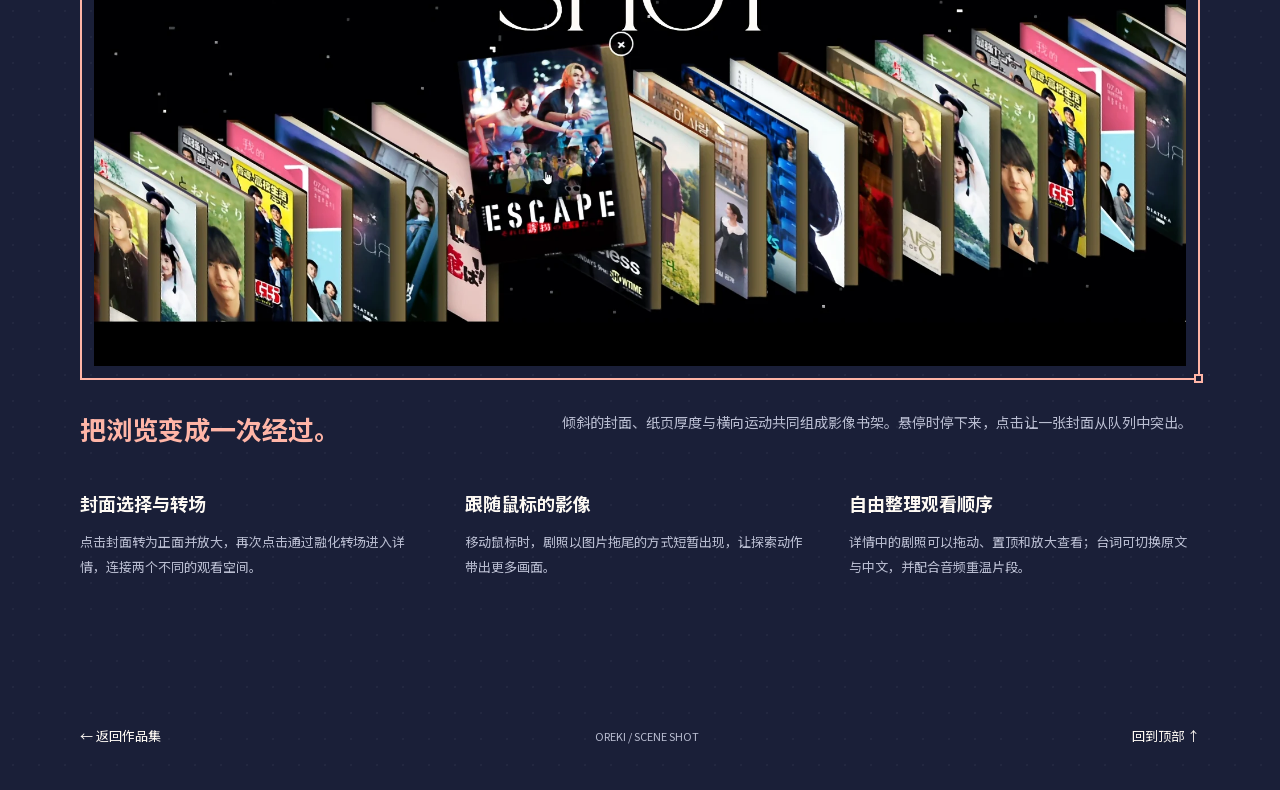
<file: scene-shot-detail.html>
<!doctype html>
<html lang="zh-CN">
<head>
  <meta charset="utf-8">
  <meta name="viewport" content="width=device-width, initial-scale=1">
  <meta name="theme-color" content="#1a1f38">
  <meta name="description" content="Scene Shot：为自己收藏与重温花絮、剧照而设计的个人影像网站。立体海报墙连接剧照、台词与声音。">
  <title>个人网站</title>
  <link rel="icon" href="data:image/svg+xml,%3Csvg xmlns='http://www.w3.org/2000/svg' viewBox='0 0 32 32'%3E%3Crect width='32' height='32' rx='7' fill='%23c4478f'/%3E%3Ccircle cx='16' cy='16' r='8' fill='none' stroke='%23ffffff' stroke-width='3'/%3E%3C/svg%3E">
  <style>
    @font-face{font-family:Renju;src:url('assets/Renju.woff2') format('woff2');font-display:swap}
    @font-face{font-family:'Noto Sans SC';src:url('assets/NotoSansSC-VF.woff2') format('woff2');font-weight:100 900;font-display:swap}
    :root{--night:#1a1f38;--ink:#fdf9f3;--muted:#b9bdd1;--pink:#ffb5a7;--magenta:#ec8ec3;--blue:#2b7de9;--line:#46506e;--rust:#b74125;--cream:#fdf9f3}
    *,*::before,*::after{box-sizing:border-box}
    html{scroll-behavior:smooth;scroll-padding-top:94px;background:var(--night)}
    body{margin:0;min-width:320px;background-color:var(--night);background-image:radial-gradient(rgba(221,222,238,.12) .8px,transparent 1px);background-size:26px 26px;color:var(--ink);font-family:'Noto Sans SC',sans-serif;-webkit-font-smoothing:antialiased}
    a{color:inherit;text-decoration:none}button{font:inherit;cursor:pointer}img,video{display:block;max-width:100%}figure,p,dl{margin:0}button,a{-webkit-tap-highlight-color:transparent}
    ::selection{background:var(--pink);color:var(--night)}:focus-visible{outline:3px solid var(--pink);outline-offset:5px}::-webkit-scrollbar{width:9px;height:6px}::-webkit-scrollbar-thumb{background:#66708f;border-radius:10px}::-webkit-scrollbar-track{background:var(--night)}
    .shell{width:min(1260px,calc(100% - 80px));margin-inline:auto}.section{padding-block:112px;border-top:1px solid var(--line)}
    .topbar{display:flex;align-items:center;justify-content:space-between;gap:20px;padding-top:24px}.back{display:inline-flex;align-items:center;min-height:44px;padding:10px 18px;border-radius:12px;color:var(--night);background:var(--cream);font-size:13px;font-weight:700}.back:hover{background:var(--pink)}
    .brand{display:flex;align-items:center;gap:14px}.brand strong{font:30px/1 Renju,sans-serif}.brand span{border-left:1px solid var(--line);padding-left:14px;color:var(--muted);font-size:11px;font-weight:700}
    .hero{display:grid;grid-template-columns:minmax(0,1fr) minmax(0,1fr);gap:64px;align-items:center;min-height:770px;padding-block:70px 90px}
    .tag{display:inline-block;padding:7px 12px;background:var(--blue);color:white;border-radius:5px;font-size:12px;font-weight:700}
    h1{font:clamp(76px,8.25vw,124px)/.83 Renju,sans-serif;letter-spacing:.005em;color:var(--pink);margin:34px 0 28px}h1 span{display:block;margin-left:.07em}
    .hero-lead{max-width:20em;font-size:clamp(21px,2.1vw,30px);line-height:1.55;font-weight:700}.hero-note{max-width:32em;margin-top:20px;color:var(--muted);line-height:1.9;font-size:15px}
    .meta{display:flex;flex-wrap:wrap;gap:22px 34px;border-top:1px solid var(--line);padding-top:24px;margin-top:32px}.meta dt{font-size:11px;color:var(--muted);margin-bottom:7px}.meta dd{margin:0;font-size:13px}.text-link{display:inline-block;padding-block:12px;color:var(--pink);font-size:14px;font-weight:700}
    .hero-board{height:600px;margin-top:18px}.hero-screen{position:absolute;width:44%;height:435px;overflow:hidden;filter:drop-shadow(12px 18px 15px rgba(0,0,0,.2));animation:arrive .9s cubic-bezier(.16,1,.3,1) both}.hero-screen img{width:100%;height:100%;object-fit:cover}.hero-screen:first-of-type{left:-3%;top:69px;transform:rotate(-9deg)}.hero-screen:nth-of-type(2){left:30%;top:47px;z-index:2;transform:rotate(2deg);animation-delay:.1s}.hero-screen:nth-of-type(3){right:-2%;top:105px;transform:rotate(10deg);animation-delay:.2s}
    @keyframes arrive{from{opacity:.5;translate:0 28px}to{opacity:1;translate:0 0}}
    .chapter-nav{position:sticky;top:0;z-index:20;background:var(--night);border-top:1px solid var(--line);border-bottom:1px solid var(--line)}.chapter-nav .shell{display:flex;gap:36px;overflow-x:auto;scrollbar-width:thin}.chapter-nav a{padding:20px 0;white-space:nowrap;font-size:13px;color:var(--muted);border-bottom:2px solid transparent}.chapter-nav a:hover,.chapter-nav a[aria-current]{color:var(--pink);border-bottom-color:var(--pink)}
    h2{font-size:clamp(32px,4vw,58px);line-height:1.28;letter-spacing:-.03em;margin:0;text-wrap:balance}h3{margin:0;font-size:23px;line-height:1.5}.lead-copy{font-size:16px;color:var(--muted);line-height:1.95;max-width:36em}.heading{display:flex;justify-content:space-between;gap:44px;align-items:end;margin-bottom:52px}.heading .lead-copy{max-width:28em}.pink{color:var(--pink)}
    .story-grid{display:grid;grid-template-columns:1.05fr 1fr;gap:90px;align-items:start}.story-copy p+p{margin-top:20px}
    .route{display:grid;grid-template-columns:repeat(3,minmax(0,1fr));margin-top:70px;border-top:1px solid var(--line);border-bottom:1px solid var(--line)}.route-item{padding:28px 32px 28px 0;position:relative}.route-item+.route-item{border-left:1px solid var(--line);padding-left:32px}.route-item span{font:44px/1 Renju,sans-serif;color:var(--pink);display:inline-block;margin-bottom:17px}.route-item h3{font-size:21px}.route-item p{font-size:14px;color:var(--muted);line-height:1.85;margin-top:12px}
    .system-title{display:flex;gap:24px;align-items:baseline;margin-bottom:24px}.system-title span{color:var(--muted);font-size:13px}.subsection{margin-top:68px}.subsection>p{font-size:14px;line-height:1.9;color:var(--muted);max-width:62em;margin-bottom:28px}
    .palette{display:grid;grid-template-columns:1fr 1fr 1fr 1fr 1fr;gap:12px}.color-block{height:182px;display:flex;align-items:end;padding:16px;border-radius:12px}.color-block span{font-size:13px;color:#222b3d;font-weight:500}.swatch:first-child .color-block span{color:#fff}.swatch h4{margin:15px 0 7px;font-size:16px}.swatch p{font-size:12px;color:var(--muted);line-height:1.7}.swatch code{font-family:inherit;font-size:13px;letter-spacing:.04em}
    .font-board{display:grid;grid-template-columns:.9fr 1.1fr;gap:65px;border-block:1px solid var(--line);padding-block:40px}.font-poster{padding:15px 0}.font-poster .font-name{font-size:24px;color:var(--pink)}.font-poster .font-note{font-size:13px;line-height:1.9;color:var(--muted);margin-top:25px;max-width:28em}
    .type-row{display:flex;align-items:center;justify-content:space-between;gap:14px;min-height:61px;border-bottom:1px solid var(--line);padding:13px 0}.type-row:first-child{padding-top:0;min-height:72px}.type-row:last-child{border:0}.type-row span{font-weight:400;line-height:1.5}.type-row small{font-size:12px;color:var(--muted);white-space:nowrap}.type-row .t36{font-size:36px}.type-row .t24{font-size:24px}.type-row .t17{font-size:17px}.type-row .t13{font-size:13px}.type-row .t14{font-size:14px}.type-row .t10{font-size:10px}
    .screen-tabs{display:flex;flex-wrap:wrap;gap:9px;margin-bottom:32px}.screen-tab{border:1px solid var(--line);background:transparent;color:var(--muted);padding:12px 18px;min-height:46px;border-radius:5px;font-size:13px}.screen-tab[aria-selected=true]{background:var(--pink);border-color:var(--pink);color:var(--night);font-weight:700}.screen-tab:hover{border-color:var(--pink);color:var(--ink)}.screen-tab[aria-selected=true]:hover{color:var(--night)}
    .screen-panel{display:grid;grid-template-columns:minmax(0,1fr) minmax(0,1fr);gap:80px;align-items:center}.screen-stage{padding:36px 30px 24px}.screen-window{width:300px;max-width:100%;height:575px;margin:auto;overflow-y:auto;scrollbar-width:thin;scrollbar-color:#69758e transparent}.screen-window img{width:100%;height:auto}.screen-caption{display:flex;justify-content:space-between;gap:16px;font-size:11px;color:var(--muted);margin-top:24px}.screen-copy h3{font-size:38px;color:var(--pink)}.screen-copy>p{font-size:15px;line-height:1.95;color:var(--muted);margin-top:20px}.screen-copy dl{margin-top:30px}.screen-copy dl>div{padding:18px 0;border-top:1px solid var(--line)}.screen-copy dt{font-size:16px;margin-bottom:9px}.screen-copy dd{margin:0;font-size:13px;line-height:1.85;color:var(--muted)}.screen-copy .screen-place{font:21px/1.4 Renju,sans-serif;color:var(--pink);margin-bottom:10px}.screen-place:empty{display:none}.panel-footer{display:flex;flex-wrap:wrap;gap:24px;align-items:center;margin-top:20px}.next-screen:hover,.text-link:hover{text-decoration:underline;text-underline-offset:6px}.end-nav{display:flex;justify-content:space-between;align-items:center;gap:20px;padding-block:30px 46px;border-top:1px solid var(--line);font-size:13px}.end-nav span{font-size:11px;color:var(--muted)}
    @media(min-width:1600px){.hero{min-height:850px}}
    @media(max-width:1100px){.hero{gap:35px}.hero-board{height:510px}.hero-screen{height:370px}.hero-screen:first-of-type{top:58px}.hero-screen:nth-of-type(2){top:40px}.hero-screen:nth-of-type(3){top:90px}.story-grid{gap:44px}.heading{gap:32px}.heading .lead-copy{max-width:24em}.font-board{gap:35px}.screen-panel{gap:42px}}
    @media(max-width:800px){.shell{width:calc(100% - 40px)}.section{padding-block:78px}.hero{grid-template-columns:1fr;padding-block:60px 70px;gap:52px;min-height:0}.hero h1{font-size:clamp(86px,16vw,130px)}.hero-note{max-width:35em}.hero-board{width:min(580px,94%);height:570px;margin-inline:auto}.hero-screen{height:425px}.story-grid,.font-board,.screen-panel,.reflection{grid-template-columns:minmax(0,1fr);gap:38px}.heading{display:block}.heading .lead-copy{max-width:40em;margin-top:25px}.chapter-nav .shell{gap:27px}.palette{grid-template-columns:repeat(3,1fr);gap:28px 14px}.color-block{height:150px}.screen-copy h3{font-size:31px}.screen-stage{width:min(460px,100%);margin-inline:auto}.brand span{font-size:10px}}
    @media(max-width:480px){.shell{width:calc(100% - 36px)}.brand span{display:none}.brand strong{font-size:26px}.topbar{padding-top:16px}.hero{padding-top:51px}.hero h1{font-size:21vw}.hero-lead{font-size:21px}.hero-note{font-size:14px}.meta{gap:20px 25px}.meta dd{font-size:12px}.hero-board{height:418px;width:96%}.hero-screen{height:296px;width:49%}.hero-screen:first-of-type{top:63px;left:-2%;transform:rotate(-6deg)}.hero-screen:nth-of-type(2){left:26%;top:46px;transform:rotate(1deg)}.hero-screen:nth-of-type(3){right:-2%;top:80px;transform:rotate(6deg)}.chapter-nav a{font-size:12px;padding-block:17px}.chapter-nav .shell{gap:25px}.section{padding-block:65px}h2{font-size:31px;line-height:1.4}.lead-copy{font-size:14px}.story-grid{gap:32px}.route{grid-template-columns:1fr;margin-top:40px}.route-item,.route-item+.route-item{padding:24px 0 24px 60px;border-left:0}.route-item+.route-item{border-top:1px solid var(--line)}.route-item span{position:absolute;left:0;top:26px;font-size:34px}.route-item h3{font-size:20px}.system-title{align-items:center;gap:15px}.system-title h3{font-size:22px}.system-title span{font-size:11px}.palette{grid-template-columns:repeat(2,minmax(0,1fr))}.color-block{height:120px}.subsection{margin-top:49px}.font-board{padding-block:27px}.font-poster .font-name{font-size:22px}.type-row .t36{font-size:36px}.type-row small{font-size:11px}.screen-tab{font-size:12px;padding:10px 13px}.screen-tabs{gap:7px}.screen-stage{padding:24px 18px 20px}.screen-window{height:520px}.screen-caption{font-size:10px}.end-nav span{display:none}.end-nav{font-size:12px}}
    @media(prefers-reduced-motion:reduce){html{scroll-behavior:auto}.hero-screen{animation:none}}
    .palette{--palette-duration:700ms;--palette-easing:cubic-bezier(.25,.1,.25,1);transition:grid-template-columns var(--palette-duration) var(--palette-easing)}
    .swatch{min-width:0}
    .color-block{width:100%;border:0;text-align:left;font-family:inherit;cursor:pointer;transform-origin:center bottom;transition:transform var(--palette-duration) var(--palette-easing)}
    .swatch.is-active .color-block{transform:scaleY(1.035)}
    .color-block:focus-visible{outline:2px solid var(--pink);outline-offset:5px}
    #palette-description{min-height:3.8em}
    @media(min-width:801px){
      .palette:has(.swatch:nth-child(1).is-active){grid-template-columns:2.1fr 1fr 1fr 1fr 1fr}
      .palette:has(.swatch:nth-child(2).is-active){grid-template-columns:1fr 2.1fr 1fr 1fr 1fr}
      .palette:has(.swatch:nth-child(3).is-active){grid-template-columns:1fr 1fr 2.1fr 1fr 1fr}
      .palette:has(.swatch:nth-child(4).is-active){grid-template-columns:1fr 1fr 1fr 2.1fr 1fr}
      .palette:has(.swatch:nth-child(5).is-active){grid-template-columns:1fr 1fr 1fr 1fr 2.1fr}
    }
    @media(max-width:800px){.swatch.is-active .color-block{transform:scale(1.025)}#palette-description{min-height:5.7em}}
    @media(max-width:480px){#palette-description{min-height:9.5em}}
    @media(prefers-reduced-motion:reduce){.palette,.color-block{transition:none}.swatch.is-active .color-block{transform:none}}

    /* Spacing carries the structure of this simplified case study. */
    body{background-image:radial-gradient(rgba(221,222,238,.045) .8px,transparent 1px)}
    .shell{width:min(1120px,calc(100% - 80px))}.section{border:0;padding-block:84px}
    .hero{min-height:710px;gap:48px;padding-block:65px 70px}
    h1{font-size:clamp(76px,7.5vw,108px);margin-top:20px}
    .project-category{font-size:13px;color:var(--muted)}
    .hero-board{position:relative;height:545px}.hero-screen{height:400px}
    .meta{border:0;padding-top:0;gap:24px;margin-top:28px}.meta dd{font-size:12px}.brand span{border:0}
    .chapter-nav{position:static;border:0;background:transparent}.chapter-nav .shell{gap:32px}.chapter-nav a{padding-block:12px;font-size:12px;border:0}
    h2{font-size:clamp(30px,3.1vw,42px);line-height:1.4;letter-spacing:-.02em}
    .heading{display:block;margin-bottom:40px}.heading .lead-copy{max-width:48em;margin-top:18px;font-size:14px}
    .story-grid{grid-template-columns:.85fr 1.15fr;gap:72px}.story-copy .lead-copy{font-size:15px}
    .route{gap:40px;margin-top:40px;border:0}.route-item,.route-item+.route-item{padding:0;border:0}.route-item h3{font-size:18px;font-weight:500}.route-item p{font-size:13px}
    .subsection{margin-top:48px}.system-title{margin-bottom:18px}.system-title h3{font-size:21px}
    #palette-description{min-height:3.8em}.swatch h4{font-weight:400;margin-top:12px}
    .font-board{grid-template-columns:.7fr 1.3fr;border:0;padding-block:0;gap:70px}.font-poster{padding:0}.font-poster .font-name{font-size:28px}.font-poster .font-note{margin-top:14px;max-width:23em}
    .type-row{border:0;min-height:58px;padding-block:12px}
    .screen-tabs{gap:10px 22px;margin-bottom:36px}.screen-tab{border:0;border-bottom:2px solid transparent;border-radius:0;padding:10px 0;background:transparent}
    .screen-tab[aria-selected=true],.screen-tab[aria-selected=true]:hover{background:transparent;color:var(--pink);border-color:var(--pink);font-weight:500}.screen-tab:hover{border-color:transparent;color:var(--ink)}
    .screen-panel{gap:70px}.screen-stage{padding:0 28px}.screen-copy h3{font-size:30px}.screen-copy dl{margin-top:24px}.screen-copy dl>div{border:0;padding:10px 0}.screen-copy dt{font-size:15px;margin-bottom:6px}.screen-copy>p{font-size:14px}.screen-caption{margin-top:18px}
    .end-nav{border:0;margin-top:35px}
    @media(max-width:800px){
      .shell{width:calc(100% - 40px)}.section{padding-block:64px}.hero{padding-block:48px;gap:22px}.hero-board{height:510px}
      .story-grid{grid-template-columns:1fr;gap:28px}.route{gap:24px}.font-board{grid-template-columns:1fr;gap:28px}.font-poster .font-note{max-width:40em}
      .screen-panel{gap:38px}.screen-stage{width:min(460px,100%)}#palette-description{min-height:5.7em}
    }
    @media(max-width:480px){
      .shell{width:calc(100% - 36px)}.section{padding-block:50px}h1{font-size:21vw}.hero-board{height:390px}.hero-screen{height:296px}
      .hero-note{margin-top:16px}.meta{gap:20px}.meta dd{font-size:11px}.chapter-nav .shell{gap:26px}.chapter-nav a{font-size:12px}
      .route{grid-template-columns:1fr;gap:24px;margin-top:30px}.route-item h3{font-size:18px}.subsection{margin-top:36px}.heading{margin-bottom:30px}
      #palette-description{min-height:7.6em}.type-row{gap:8px}.type-row small{font-size:10px}.type-row .t24{max-width:10em}
      .screen-tabs{gap:4px 21px}.screen-tab{font-size:12px}.screen-stage{padding:0 8px}.screen-copy h3{font-size:26px}.end-nav{margin-top:15px}
    }

    .frame{position:relative;border:2px solid var(--pink)}
    .frame::before,.frame::after{content:'';position:absolute;z-index:4;width:9px;height:9px;border:2px solid var(--pink);background:var(--night);pointer-events:none}
    .frame::before{left:-5px;top:-5px}.frame::after{right:-5px;bottom:-5px}
    .frame:hover{border-color:transparent}.frame:hover>.frame-dashes{opacity:1}
    .screen-stage.frame{padding-block:28px 22px}
    @media(max-width:480px){.screen-stage.frame{padding-block:20px 18px}}

    .phone-device{position:relative;width:300px;max-width:100%;aspect-ratio:1/2;margin:auto;background:#0b0c0d;border:10px solid #0b0c0d;border-radius:44px;box-shadow:0 0 0 1px #626363,0 0 0 3px #26282b}
    .phone-device::before{content:'';position:absolute;z-index:2;top:-1px;left:29%;width:42%;height:19px;border-radius:0 0 14px 14px;background:#0b0c0d;pointer-events:none}
    .phone-device::after{content:'';position:absolute;z-index:3;top:4px;left:34%;width:5px;height:5px;border-radius:50%;background:#182a42;box-shadow:0 0 0 2px #111820;pointer-events:none}
    .phone-device .screen-window{width:100%;height:100%;border-radius:34px;overflow-y:auto;overflow-x:hidden;scrollbar-width:none;background:var(--cream);overscroll-behavior-y:contain;touch-action:pan-y}
    .phone-device .screen-window::-webkit-scrollbar{display:none}
    .phone-device .screen-window:focus-visible{outline:2px solid var(--pink);outline-offset:4px}
    .phone-device .screen-window img{display:block;max-width:none;width:100%;height:auto;cursor:default}
    .screen-tabs{position:relative;flex-wrap:nowrap;overflow-x:auto;scrollbar-width:none;padding-bottom:5px}
    .screen-tabs::-webkit-scrollbar{display:none}
    .screen-tab{flex-shrink:0;white-space:nowrap}
    .screen-tab[aria-selected=true],.screen-tab[aria-selected=true]:hover{border-bottom-color:transparent}
    .tab-indicator{position:absolute;left:0;bottom:5px;height:2px;background:var(--pink);pointer-events:none;transition:transform 550ms cubic-bezier(.22,.61,.36,1),width 550ms cubic-bezier(.22,.61,.36,1)}
    .screen-tabs.is-measuring .tab-indicator{transition:none}
    @media(prefers-reduced-motion:reduce){.tab-indicator{transition:none}}
  
    .frame-dashes{position:absolute;inset:-1px;width:calc(100% + 2px);height:calc(100% + 2px);overflow:visible;pointer-events:none;opacity:0;color:var(--pink)}
    .frame-dashes rect{fill:none;stroke:currentColor;stroke-width:2;stroke-dasharray:12 10;vector-effect:non-scaling-stroke}
    
    .phone-device img[src$="home.svg"],.phone-device img[src$="profile.svg"]{width:105.1282%;margin-left:-2.5641%}
    .phone-device img[src$="destination.svg"]{width:107.6923%;margin-left:-3.8462%}
    .hero-screen{width:40%;height:auto;aspect-ratio:1/2;border:7px solid #0b0c0d;border-radius:32px;background:var(--cream);box-shadow:0 0 0 1px #626363,0 0 0 2px #26282b}
    .hero-screen::before{content:'';position:absolute;z-index:2;top:0;left:29%;width:42%;height:14px;border-radius:0 0 10px 10px;background:#0b0c0d;pointer-events:none}
    .hero-screen img{max-width:none;height:auto;object-fit:initial}
    .hero-screen img[src$="home.svg"]{width:105.1282%;margin-left:-2.5641%}
    
    @media(max-width:480px){.hero-screen{width:44%;border-width:5px;border-radius:24px}.hero-screen::before{height:10px;border-radius:0 0 8px 8px}}

    .icon-rows{display:grid;gap:36px;margin-top:34px}
    .icon-row{display:grid;grid-template-columns:160px minmax(0,1fr);gap:28px;align-items:start}
    .icon-group-label{padding-top:9px}
    .icon-group-label h4{font-size:16px;font-weight:500;color:var(--pink);margin:0}
    .icon-group-label p{font-size:12px;line-height:1.8;color:var(--muted);margin-top:9px}
    .icon-navigation,.icon-actions{display:grid;grid-template-columns:repeat(8,minmax(0,1fr));gap:20px 14px}
    .icon-rows figure{min-width:0;text-align:center}
    .icon-sample{width:58px;height:58px;margin-inline:auto;display:grid;place-items:center;background:var(--cream);border-radius:14px}
    .icon-sample img{width:27px;height:27px;object-fit:contain}
    .icon-sample .compass-icon{width:53px;height:53px}
    .icon-rows figcaption{font-size:12px;line-height:1.6;color:var(--muted);margin-top:11px;white-space:nowrap}
    @media(max-width:1000px){.icon-row{grid-template-columns:135px minmax(0,1fr);gap:22px}.icon-navigation,.icon-actions{grid-template-columns:repeat(5,minmax(0,1fr));gap:23px 12px}}
    @media(max-width:600px){.icon-rows{gap:30px;margin-top:26px}.icon-row{grid-template-columns:1fr;gap:19px}.icon-group-label{padding-top:0;display:flex;align-items:baseline;justify-content:space-between;gap:12px}.icon-group-label p{margin:0;font-size:11px}.icon-group-label h4{font-size:15px}.icon-navigation,.icon-actions{grid-template-columns:repeat(5,minmax(0,1fr));gap:22px 10px}.icon-sample{width:48px;height:48px;border-radius:12px}.icon-sample img{width:24px;height:24px}.icon-sample .compass-icon{width:46px;height:46px}.icon-rows figcaption{font-size:10px;margin-top:9px}}
    @media(max-width:360px){.icon-actions{grid-template-columns:repeat(4,minmax(0,1fr))}.icon-navigation{gap:18px 6px}.icon-sample{width:44px;height:44px}}

    .story-headline{font-size:clamp(32px,3.3vw,46px);line-height:1.4;margin-bottom:44px}
    .story-headline .pink{display:inline-block}
    .story-editorial{display:grid;grid-template-columns:1fr 1fr;gap:clamp(48px,7vw,104px);align-items:start}
    .story-editorial .story-copy{max-width:32em}
    .story-editorial .lead-copy{font-size:14px;line-height:2;color:var(--muted)}
    .story-editorial .lead-copy strong{display:block;margin-bottom:20px;font-size:21px;line-height:1.65;color:var(--ink);font-weight:500}
    .story-editorial .story-copy p+p{margin-top:20px}
    .journey-sequence{display:grid;gap:28px}
    .journey-step{display:grid;grid-template-columns:56px minmax(0,1fr);gap:20px}
    .journey-step .journey-phase{font-size:12px;color:var(--pink);line-height:1.8;padding-top:3px;white-space:nowrap}
    .journey-step h3{font-size:19px;font-weight:500;line-height:1.5}
    .journey-step div>p{font-size:13px;line-height:1.9;color:var(--muted);margin-top:8px;max-width:29em}
    @media(max-width:800px){.story-editorial{gap:36px}.story-headline{margin-bottom:32px}.story-editorial .lead-copy strong{font-size:18px}.story-question-break{display:none}.journey-step{grid-template-columns:48px minmax(0,1fr);gap:14px}}
    @media(max-width:600px){.story-editorial{grid-template-columns:1fr;gap:36px}.story-headline{font-size:32px;margin-bottom:28px}.story-headline .pink{display:block}.story-editorial .story-copy{max-width:none}.story-editorial .lead-copy strong{font-size:20px;margin-bottom:16px}.journey-sequence{gap:25px}.journey-step{grid-template-columns:56px minmax(0,1fr);gap:18px}.journey-step h3{font-size:18px}}

.scene-hero{display:grid;grid-template-columns:.65fr 1.35fr;gap:54px;align-items:center;padding-block:90px 100px}
.scene-hero h1{font:clamp(62px,6vw,88px)/.96 Renju,sans-serif;margin:22px 0 24px}
.scene-hero .hero-lead{font-size:24px;line-height:1.65}.scene-hero .hero-note{font-size:14px}
.scene-cover{position:relative;isolation:isolate;padding:12px;background:#0a0c17}
.scene-cover img{width:100%;position:relative;z-index:1}
.scene-cover .frame-dashes{z-index:0}
.scene-cover figcaption{display:flex;justify-content:space-between;gap:12px;padding:16px 4px 4px;font-size:11px;color:var(--muted)}
.scene-fonts{display:grid;grid-template-columns:1fr 1fr;gap:64px;margin-top:30px}
.scene-fonts h4{font-size:25px;color:var(--pink);font-weight:400;margin:0 0 12px}
.scene-fonts p{color:var(--muted);font-size:13px;line-height:1.9}
.lawrence-specimen{position:relative;overflow:hidden;width:100%;aspect-ratio:660/390;background:#000;margin:24px 0 18px}
.lawrence-specimen img{position:absolute;width:290.9091%;max-width:none;left:-95.4545%;top:-15.3846%}
.scene-type-row{display:flex;justify-content:space-between;gap:18px;align-items:baseline;padding:17px 0}
.scene-type-row small{color:var(--muted);font-size:12px;white-space:nowrap}
.scene-type-row span{font-family:-apple-system,BlinkMacSystemFont,'Segoe UI',sans-serif}
.scene-source-note{font-size:12px!important;line-height:1.8!important}
.scene-layout{display:grid;grid-template-columns:1fr 1.2fr .8fr;gap:12px;margin:26px 0 18px}
.scene-layout div{padding:22px 12px;background:rgba(255,255,255,.035);min-height:90px;display:flex;flex-direction:column;justify-content:space-between;gap:16px}
.scene-layout span{color:var(--pink);font-size:13px}.scene-layout small{font-size:11px;color:var(--muted)}
.scene-view{margin:0;padding:12px;isolation:isolate}
.scene-view img,.scene-view video{position:relative;z-index:1;display:block;width:100%;aspect-ratio:16/9;object-fit:contain;background:#000}
.scene-view video[hidden],.scene-view img[hidden]{display:none}
.scene-view .frame-dashes{z-index:0}
.scene-view-copy{display:grid;grid-template-columns:.8fr 1.2fr;gap:56px;margin-top:30px}
.scene-view-copy h3{font-size:26px;color:var(--pink)}
.scene-view-copy p{font-size:14px;line-height:1.9;color:var(--muted)}
.scene-interactions{display:grid;grid-template-columns:repeat(3,1fr);gap:34px;margin-top:42px}
.scene-interactions h3{font-size:18px;margin-bottom:12px}.scene-interactions p{font-size:13px;line-height:1.9;color:var(--muted)}
.swatch:nth-child(3) .color-block,.swatch:nth-child(4) .color-block,.swatch:nth-child(5) .color-block{background:#000}
.swatch:first-child .color-block{box-shadow:inset 0 0 0 1px rgba(255,255,255,.15)}
@media(max-width:800px){.scene-hero{grid-template-columns:1fr;padding-block:55px 65px;gap:36px}.scene-hero h1{font-size:76px}.scene-fonts{grid-template-columns:1fr;gap:40px}.scene-view-copy{grid-template-columns:1fr;gap:15px}.scene-interactions{gap:24px}.scene-cover{max-width:100%}}
@media(max-width:500px){.scene-hero h1{font-size:64px}.scene-hero .hero-lead{font-size:22px}.scene-interactions{grid-template-columns:1fr}.scene-view-copy h3{font-size:24px}.scene-layout{gap:8px}.scene-layout div{padding:16px 8px}.scene-view{padding:5px}.scene-type-row{gap:8px}.scene-type-row small{font-size:10px}.scene-cover figcaption{font-size:9px}}
.scene-fonts .font-label-note{font-size:12px;line-height:1.7;color:var(--muted);margin:-3px 0 16px}

.scene-fonts{align-items:start;gap:56px;margin-top:26px}
.scene-type-examples{display:grid;grid-template-columns:repeat(5,minmax(0,1fr));gap:24px;margin-top:38px}
.scene-type-examples .scene-type-row{display:flex;flex-direction:column;align-items:flex-start;justify-content:space-between;gap:22px;min-height:98px;padding:0}
.scene-type-examples .scene-type-row>span{min-height:42px;display:flex;align-items:center;line-height:1.6}
.scene-type-examples .scene-type-row small{white-space:normal;line-height:1.7}
@media(max-width:800px){.scene-fonts{grid-template-columns:1fr 1fr;gap:28px}.scene-type-examples{grid-template-columns:repeat(3,minmax(0,1fr));gap:28px 20px}}
@media(max-width:560px){.scene-fonts{grid-template-columns:1fr;gap:26px}.scene-type-examples{grid-template-columns:repeat(2,minmax(0,1fr));margin-top:30px}.scene-type-examples .scene-type-row{min-height:84px;gap:12px}}

    #visual-system .system-title h3{font-size:28px}
    @media(max-width:480px){#visual-system .system-title h3{font-size:25px}}

.scene-typography-layout{display:grid;grid-template-columns:1fr 1fr;gap:64px;margin-top:28px;align-items:start}
.scene-typography-layout .scene-fonts{grid-template-columns:1fr;gap:32px;margin:0}
.scene-typography-layout .scene-type-examples{grid-template-columns:1fr;gap:0;margin:0}
.scene-typography-layout .scene-type-row{flex-direction:row;align-items:center;min-height:57px;padding:10px 0;gap:20px}
.scene-typography-layout .scene-type-row>span{min-height:0}
.scene-typography-layout .scene-type-row small{white-space:nowrap}
@media(max-width:700px){.scene-typography-layout{grid-template-columns:1fr;gap:26px}.scene-typography-layout .scene-fonts{gap:22px}.scene-typography-layout .scene-type-row{gap:12px}}
</style>
<link rel="stylesheet" href="assets/scene-transition.css">
<script src="assets/scene-transition.js" defer></script>
</head>
<body>
<header class="topbar shell"><a class="back" href="portfolio.html#work" data-scene-link>← 返回作品集</a><a class="brand" href="index.html" data-scene-link aria-label="OREKI 首页"><strong>OREKI</strong><span>PROJECT FILE / SCENE SHOT</span></a></header>
<main>
<section class="scene-hero shell" aria-labelledby="project-title"><div><p class="project-category">个人网站 · 花絮与剧照收藏</p><h1 id="project-title">SCENE<br>SHOT.</h1><p class="hero-lead">让喜欢的画面，<br>有一个可以重温的地方。</p><p class="hero-note">从自己的观影兴趣出发，将花絮、剧照与声音收藏进一座可以慢慢浏览的影像书架。</p><dl class="meta"><div><dt>项目起点</dt><dd>个人收藏与浏览</dd></div><div><dt>设计方向</dt><dd>影像内容 · 交互体验</dd></div></dl></div><figure class="scene-cover frame"><img src="assets/scene-shot-overview.webp" alt="Scene Shot 首页：黑色背景上的立体海报墙与大幅标题" fetchpriority="high"><figcaption><span>SCENE SHOT / 首页</span><span>从一张海报开始</span></figcaption></figure></section>
<section class="section shell" id="story" aria-labelledby="story-title"><h2 class="story-headline" id="story-title">从自己喜欢的影像，<span class="pink">开始一次收藏。</span></h2><div class="story-editorial"><div class="story-copy"><p class="lead-copy"><strong>想看花絮、重温剧照时，<br>能不能有一个自己的地方？</strong>Scene Shot 最初是为自己制作的个人网站，用来浏览喜欢的电影、电视剧花絮与剧照。它把这份兴趣整理成一个可以进入、翻看和停留的空间。</p><p class="lead-copy">现阶段以个人使用为主。希望在内容与体验逐步完善后，让更多喜欢电影、电视剧的人也能在这里找到想重温的画面。</p></div><div class="journey-sequence"><article class="journey-step"><p class="journey-phase">浏览</p><div><h3>像经过一排影像书架</h3><p>立体封面横向排开，让熟悉的作品先被看见，再从喜欢的海报进入。</p></div></article><article class="journey-step"><p class="journey-phase">停留</p><div><h3>给一部作品更多注意力</h3><p>选中封面后转为正面放大，再次点击进入详情，让浏览有一个自然的停顿。</p></div></article><article class="journey-step"><p class="journey-phase">重温</p><div><h3>把画面、台词与声音放在一起</h3><p>在详情中查看剧照、阅读台词、播放音频，用不同的内容找回对作品的记忆。</p></div></article></div></div></section>
<section class="section shell" id="visual-system" aria-labelledby="system-title"><div class="heading"><h2 id="system-title">让界面退后，<span class="pink">让影像发声。</span></h2><p class="lead-copy">黑色提供安静的底，暖白色建立标题识别。丰富的色彩来自海报与剧照本身。</p></div>
<div class="subsection"><div class="system-title"><h3>颜色</h3><span>黑白层级，衬托影像</span></div><p>以黑色和暖白色构成主体，用白色的不同透明度区分文字与细节。悬停或点击色块，查看用途。</p><div class="palette">
<article class="swatch"><div class="color-block" style="background:#000"><span>页面背景</span></div><h4><code>#000000</code></h4></article>
<article class="swatch"><div class="color-block" style="background:#f5f1ea"><span>品牌与主标题</span></div><h4><code>#F5F1EA</code></h4></article>
<article class="swatch"><div class="color-block" style="background:#b3b3b3"><span>正文</span></div><h4><code>WHITE / 70%</code></h4></article>
<article class="swatch"><div class="color-block" style="background:#808080"><span>辅助标签</span></div><h4><code>WHITE / 50%</code></h4></article>
<article class="swatch"><div class="color-block" style="background:#333"><span style="color:#fff">弱化细节</span></div><h4><code>WHITE / 20%</code></h4></article>
</div></div>
<div class="subsection"><div class="system-title"><h3>字体与排版</h3><span>大标题与轻量信息</span></div><div class="scene-typography-layout"><div class="scene-fonts"><div><h4>Lawrence W00 Regular</h4><p class="font-label-note">标题字体 · 用于首页 SCENE SHOT 大字</p></div><div><h4>System Sans Serif</h4><p class="font-label-note">系统默认无衬线字体 · 用于正文、台词和按钮，随设备变化</p></div></div><div class="scene-type-examples" aria-label="字号与用途示例"><div class="scene-type-row"><span style="font-size:28px">ESCAPE</span><small>28px · 作品名称</small></div><div class="scene-type-row"><span style="font-size:14px">重温那些喜欢的画面。</span><small>14px · 台词正文</small></div><div class="scene-type-row"><span style="font-size:14px">[ CERRAR ]</span><small>14px · 返回操作</small></div><div class="scene-type-row"><span style="font-size:12px;letter-spacing:.15em">LINES</span><small>12px · 栏目标签</small></div><div class="scene-type-row"><span style="font-size:12px">00:00　 /　 原文 · 中文</span><small>12px · 播放与语言</small></div></div></div></div>
<div class="subsection"><div class="system-title"><h3>布局</h3><span>让阅读与观看同时发生</span></div><p>首页用居中的超大标题与斜向海报墙建立空间感。详情页改为三栏：台词在左，剧照居中，作品信息在右。</p><div class="scene-layout" aria-label="详情页三栏布局比例"><div><span>台词与音频</span><small>1 FR / 阅读</small></div><div><span>可拖动剧照</span><small>1.2 FR / 观看</small></div><div><span>作品信息</span><small>0.8 FR / 识别</small></div></div></div>
</section>
<section class="section shell" id="screens" aria-labelledby="screens-title"><div class="heading"><h2 id="screens-title">从封面，<span class="pink">走进一个片段。</span></h2><p class="lead-copy">切换查看首页、详情与剧照展示，或播放演示视频，感受完整的浏览节奏。</p></div><div class="screen-tabs" role="tablist" aria-label="选择展示内容">
<button class="screen-tab" type="button" role="tab" id="tab-home" aria-selected="true" aria-controls="scene-panel" data-view="home">海报墙首页</button><button class="screen-tab" type="button" role="tab" id="tab-detail" aria-selected="false" aria-controls="scene-panel" tabindex="-1" data-view="detail">作品详情</button><button class="screen-tab" type="button" role="tab" id="tab-still" aria-selected="false" aria-controls="scene-panel" tabindex="-1" data-view="still">剧照查看</button><button class="screen-tab" type="button" role="tab" id="tab-film" aria-selected="false" aria-controls="scene-panel" tabindex="-1" data-view="film">交互演示</button></div>
<div id="scene-panel" role="tabpanel" aria-labelledby="tab-home"><figure class="scene-view frame"><img id="scene-image" src="assets/scene-shot-overview.webp" alt="Scene Shot 海报墙首页" loading="lazy"><video id="scene-film" hidden controls playsinline preload="none" poster="assets/scene-shot-overview.webp" aria-label="Scene Shot 交互演示"><source src="assets/portfolio-scene-shot.webm" type="video/webm"></video></figure><div class="scene-view-copy"><h3 id="view-title">把浏览变成一次经过。</h3><p id="view-description">倾斜的封面、纸页厚度与横向运动共同组成影像书架。悬停时停下来，点击让一张封面从队列中突出。</p></div></div>
<div class="scene-interactions"><article><h3>封面选择与转场</h3><p>点击封面转为正面并放大，再次点击通过融化转场进入详情，连接两个不同的观看空间。</p></article><article><h3>跟随鼠标的影像</h3><p>移动鼠标时，剧照以图片拖尾的方式短暂出现，让探索动作带出更多画面。</p></article><article><h3>自由整理观看顺序</h3><p>详情中的剧照可以拖动、置顶和放大查看；台词可切换原文与中文，并配合音频重温片段。</p></article></div>
</section></main>
<footer class="end-nav shell"><a href="portfolio.html#work" data-scene-link>← 返回作品集</a><span>OREKI / SCENE SHOT</span><a href="#project-title">回到顶部 ↑</a></footer>
<script>    document.querySelectorAll('.frame').forEach(frame=>{
      const outline=document.createElementNS('http://www.w3.org/2000/svg','svg');
      outline.classList.add('frame-dashes');outline.setAttribute('aria-hidden','true');outline.setAttribute('focusable','false');
      const rect=document.createElementNS('http://www.w3.org/2000/svg','rect');
      rect.setAttribute('width','100%');rect.setAttribute('height','100%');outline.append(rect);frame.append(outline);
    });
    const previousChapters={'#film':'#screens','#structure':'#story','#reflection':'#story'};
    if(previousChapters[location.hash]){history.replaceState(null,'',previousChapters[location.hash]);requestAnimationFrame(()=>document.querySelector(location.hash)?.scrollIntoView());}

    const palette=document.querySelector('.palette');
    const swatches=[...palette.querySelectorAll('.swatch')];
    const paletteDescription=palette.previousElementSibling;
    paletteDescription.id='palette-description';
    paletteDescription.setAttribute('aria-live','polite');
    paletteDescription.setAttribute('aria-atomic','true');
    const paletteOverview=paletteDescription.textContent;
    const colorDescriptions=["黑色 #000000 · 页面背景。首页与详情以纯黑承载海报和剧照，让画面本身成为主要色彩来源。", "暖白 #F5F1EA · 首页标题与品牌。比纯白稍柔和，衬托衬线字体的细笔画。", "白色 / 70% · 台词正文与描述。在黑色背景上形成柔和的正文层级；这里展示的是叠加后的视觉效果。", "白色 / 50% · 栏目标签与辅助信息。通过透明度降低存在感，让影像保持优先。", "白色 / 20% · 弱化分隔细节。用于低对比的界面细节，为内容留出更多注意力。"];
    swatches.forEach(swatch=>{
      const block=swatch.querySelector('.color-block');
      const button=document.createElement('button');
      button.type='button';button.className=block.className;
      button.style.cssText=block.style.cssText;
      button.innerHTML=block.innerHTML;
      button.setAttribute('aria-label',block.textContent+'，'+swatch.querySelector('code').textContent);
      button.setAttribute('aria-controls','palette-description');
      button.setAttribute('aria-pressed','false');
      block.replaceWith(button);
    });
    let activeColor=-1,colorLeaveTimer;
    function selectColor(index){
      clearTimeout(colorLeaveTimer);
      if(index===activeColor)return;
      const enteringOrLeaving=activeColor===-1||index===-1;
      palette.style.setProperty('--palette-duration',enteringOrLeaving?'700ms':'320ms');
      palette.style.setProperty('--palette-easing',enteringOrLeaving?'cubic-bezier(.25,.1,.25,1)':'cubic-bezier(.16,1,.3,1)');
      activeColor=index;
      swatches.forEach((swatch,i)=>{swatch.classList.toggle('is-active',i===index);swatch.querySelector('button').setAttribute('aria-pressed',String(i===index));});
      paletteDescription.textContent=colorDescriptions[index]||paletteOverview;
    }
    swatches.forEach((swatch,index)=>{
      const button=swatch.querySelector('button');
      button.addEventListener('pointerenter',event=>{if(event.pointerType!=='touch')selectColor(index);});
      button.addEventListener('pointerleave',event=>{
        if(event.pointerType==='touch')return;
        colorLeaveTimer=setTimeout(()=>selectColor(swatches.findIndex(item=>item.querySelector('button').matches(':focus-visible'))),100);
      });
      button.addEventListener('focus',()=>selectColor(index));
      button.addEventListener('click',()=>selectColor(index));
    });
    palette.addEventListener('pointerleave',event=>{
      if(event.pointerType==='touch')return;
      selectColor(swatches.findIndex(swatch=>swatch.querySelector('button').matches(':focus-visible')));
    });
    palette.addEventListener('focusout',event=>{if(!palette.contains(event.relatedTarget))selectColor(-1);});

const views={home:{image:'scene-shot-overview.webp',title:'把浏览变成一次经过。',text:'倾斜的封面、纸页厚度与横向运动共同组成影像书架。悬停时停下来，点击让一张封面从队列中突出。'},detail:{image:'scene-shot-detail.webp',title:'一个页面，几种重温方式。',text:'左侧台词与音频提供阅读和聆听入口，中间剧照以卡片叠放，右侧保留作品名称。内容可以并排观看。'},still:{image:'scene-shot-collage.webp',title:'停在喜欢的那一帧。',text:'从叠放的剧照中选择一张放大观看，让画面里的细节成为此刻的主角。'},film:{title:'看它如何动起来。',text:'播放演示视频，查看海报墙、封面选择、页面转场和剧照浏览的实际效果。'}};
const tabs=[...document.querySelectorAll('.screen-tab')],bar=document.querySelector('.screen-tabs');
const indicator=document.createElement('span');indicator.className='tab-indicator';indicator.setAttribute('aria-hidden','true');bar.append(indicator);let active='home';
function moveIndicator(){const t=tabs.find(t=>t.dataset.view===active);indicator.style.width=t.offsetWidth+'px';indicator.style.transform='translateX('+t.offsetLeft+'px)';}
function showView(key,focus=false){active=key;const v=views[key],img=document.getElementById('scene-image'),film=document.getElementById('scene-film');film.pause();film.hidden=key!=='film';img.hidden=key==='film';if(v.image){img.src='assets/'+v.image;img.alt='Scene Shot '+tabs.find(t=>t.dataset.view===key).textContent;}tabs.forEach(t=>{const chosen=t.dataset.view===key;t.setAttribute('aria-selected',String(chosen));t.tabIndex=chosen?0:-1;if(chosen&&focus)t.focus();});document.getElementById('scene-panel').setAttribute('aria-labelledby','tab-'+key);document.getElementById('view-title').textContent=v.title;document.getElementById('view-description').textContent=v.text;moveIndicator();}
tabs.forEach((t,i)=>{t.addEventListener('click',()=>showView(t.dataset.view));t.addEventListener('keydown',e=>{let n;if(e.key==='ArrowRight')n=(i+1)%tabs.length;if(e.key==='ArrowLeft')n=(i+tabs.length-1)%tabs.length;if(e.key==='Home')n=0;if(e.key==='End')n=tabs.length-1;if(n!==undefined){e.preventDefault();showView(tabs[n].dataset.view,true);}})});
new ResizeObserver(moveIndicator).observe(bar);document.fonts.ready.then(moveIndicator);moveIndicator();
</script><script src="assets/cursor-icon-trail.js" defer></script>
<script src="assets/mobile-browser-notice.js" defer></script>
</body></html>
</file>
<file: assets/scene-transition.css>
.scene-transition {
  --scene-x: 50%;
  --scene-y: 50%;
  position: fixed;
  z-index: 10000;
  inset: 0;
  pointer-events: none;
  visibility: hidden;
  background: var(--night, #1a1f38);
  clip-path: circle(0 at var(--scene-x) var(--scene-y));
  transition: clip-path 700ms cubic-bezier(.76, 0, .24, 1), visibility 0s linear 700ms;
}
.scene-transition.is-opening {
  visibility: visible;
  pointer-events: auto;
  clip-path: circle(var(--scene-radius, 150%) at var(--scene-x) var(--scene-y));
  transition: clip-path 700ms cubic-bezier(.76, 0, .24, 1), visibility 0s;
}
@media (prefers-reduced-motion: reduce) {
  .scene-transition { transition: none; }
}
</file>
